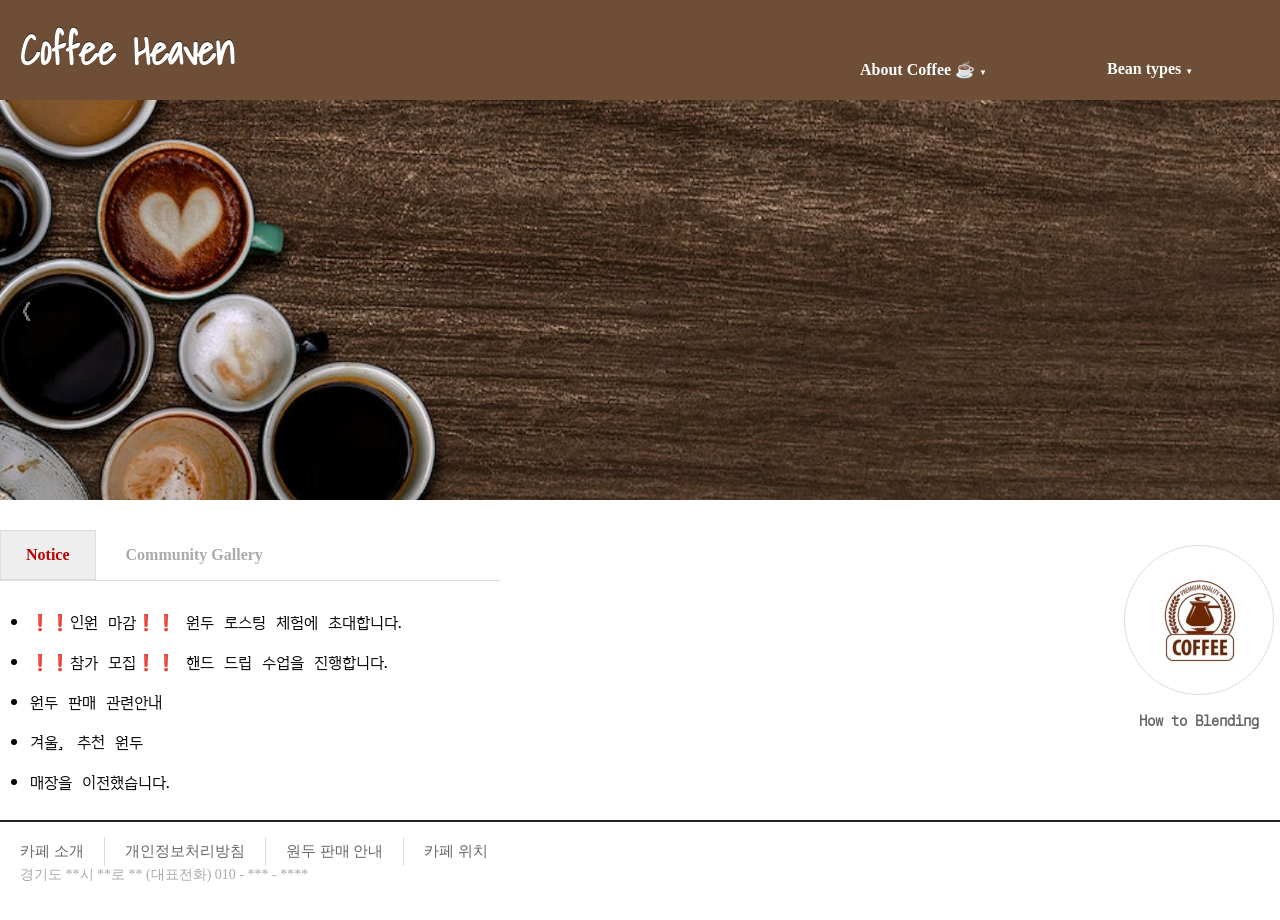
<file: index.html>
<!DOCTYPE html>
<html lang="ko">
<head>
    <meta charset="UTF-8">
    <meta name="viewport" content="width=device-width, initial-scale=1.0">
    <title>Coffee Heaven</title>
    <link rel= "stylesheet" href="style.css">
</head>
<body>
    <div id ="container">
        <header>
            <div id ="logo">
                <a href="index.html">
                    <h1>Coffee Heaven</h1>
                </a>
            </div>
            <nav>
                <ul id="topMenu">
                    <li><a href="about.html"> About Coffee ☕ <span>▼</span></a>
                        <ul>
                            <li><a href="https://ko.wikipedia.org/wiki/%EC%97%90%EC%8A%A4%ED%94%84%EB%A0%88%EC%86%8C">Espresso</a></li>
                            <li><a href="https://ko.wikipedia.org/wiki/%EC%B9%B4%ED%8E%98_%EB%9D%BC%EB%96%BC">Latte</a></li>
                        </ul>
                    </li>
                    <li><a href="product/products.html">Bean types <span>▼</span></a>
                        <ul>
                            <li><a href="https://www.interamericancoffee.com/colombia-supremo/">Supremo Colombian</a></li>
                            <li><a href="https://beanbox.com/blog/ethiopian-yirgacheffe-coffee">Ethiopia Yirgacheffe</a></li>
                            <li><a href="https://espressocoffeeguide.com/gourmet-coffee/arabian-and-african-coffees/kenya-coffee/kenya-aa-coffee/">Kenya AA</a></li>
                        </ul>
                    </li>
                    <li><a href="community/blogs.html">Community</a></li>
                    <li><a href="sign_up/register.html">Account +</a>
                        <ul>
                            <li><a href="sign_up/login_old.html">Login !! (구)</a></li>
                            <li><a href="sign_up/signup.html">Sign Up!! (구)</a></li>
                        </ul>
                    </li>
                </ul>
            </nav>
        </header>
        <div id="slideShow">
            <div id="slides">
                <img src="src/slide_1.jpg" alt="" >
                <img src="src/slide_2.jpg" alt="" >
                <img src="src/slide_3.png" alt="" >
                <img src="src/slide_4.jpg" alt="" >
                <button id="prev">&lang;</button>
                <button id="next">&rang;</button>
            </div>

        </div>
        <div id="contents">
            <div id="tabMenu">
                <input type="radio" id="tab1" name="tabs" checked>
                <label for="tab1">Notice</label>
                <input type="radio" id="tab2" name="tabs">
                <label for="tab2">Community Gallery</label>

                <div id="notice" class="tabContent">
                    <h2>공지사항 내용입니다.</h2>
                    <ul>
                        <li>❗❗인원 마감❗❗ 원두 로스팅 체험에 초대합니다.</li>
                        <li>❗❗참가 모집❗❗ 핸드 드립 수업을 진행합니다. </li>
                        <li>원두 판매 관련안내</li>
                        <li>겨울, 추천 원두</li>
                        <li>매장을 이전했습니다.</li>
                    </ul>
                </div>
                <div id="gallery" class="tabContent">
                    <h2>갤러리 내용입니다.</h2>
                    <ul>
                        <li><img src="src/img1.jpg" onClick="location.href='community/blogs.html'"></li>
                        <li><img src="src/img2.jpg" onClick="location.href='community/blogs.html'"></li>
                        <li><img src="src/img3.jpg" onClick="location.href='community/blogs.html'"></li>
                        <li><img src="src/img4.jpg" onClick="location.href='community/blogs.html'"></li>
                        <li><img src="src/img5.jpg" onClick="location.href='community/blogs.html'"></li>
                        <li><img src="src/img6.jpg" onClick="location.href='community/blogs.html'"></li>
                    </ul>
                </div>
            </div>
            <div id="links">
                <ul>
                    <li>
                        <a href="https://www.coffeebeancorral.com/blog/post/2020/07/10/creating-coffee-blends">
                            <span id="quick-icon1"></span>
                            <p>How to Blending</p>
                        </a>
                    </li>
                    <li>
                        <a href="map/map.html">
                            <span id="quick-icon2"></span>
                            <p>Map</p>
                        </a>
                    </li>
                    <li>
                        <a href="contact/contact.html">
                            <span id="quick-icon3"></span>
                            <p>contact</p>
                        </a>
                    </li>
                </ul>
            </div>
        </div>
        <footer>
            <div id="bottomMenu">
                <ul>
                    <li><a href="index.html">카페 소개</a></li>
                    <li><a href="index.html">개인정보처리방침</a></li>
                    <li><a href="product/products.html">원두 판매 안내</a></li>
                    <li><a href="map/map.html">카페 위치</a></li>
                </ul>
            
                <div id="sns">
                    <ul>
                        <li><a href="https://www.facebook.com/"><img src="src/sns-1.png"></a></li>
                        <li><a href="https://www.youtube.com/"><img src="src/sns-2.png"></a></li>
                        <li><a href="https://www.instagram.com/"><img src="src/sns-3.png"></a></li>
                    </ul>
                </div>
                <div id="company">
                    <p>경기도 **시 **로 ** (대표전화) 010 - *** - ****</p>
                </div>
            </div>
        </footer>
    </div>

   
    <script src="slideshow.js">

    </script>
</body>
</html>
</file>
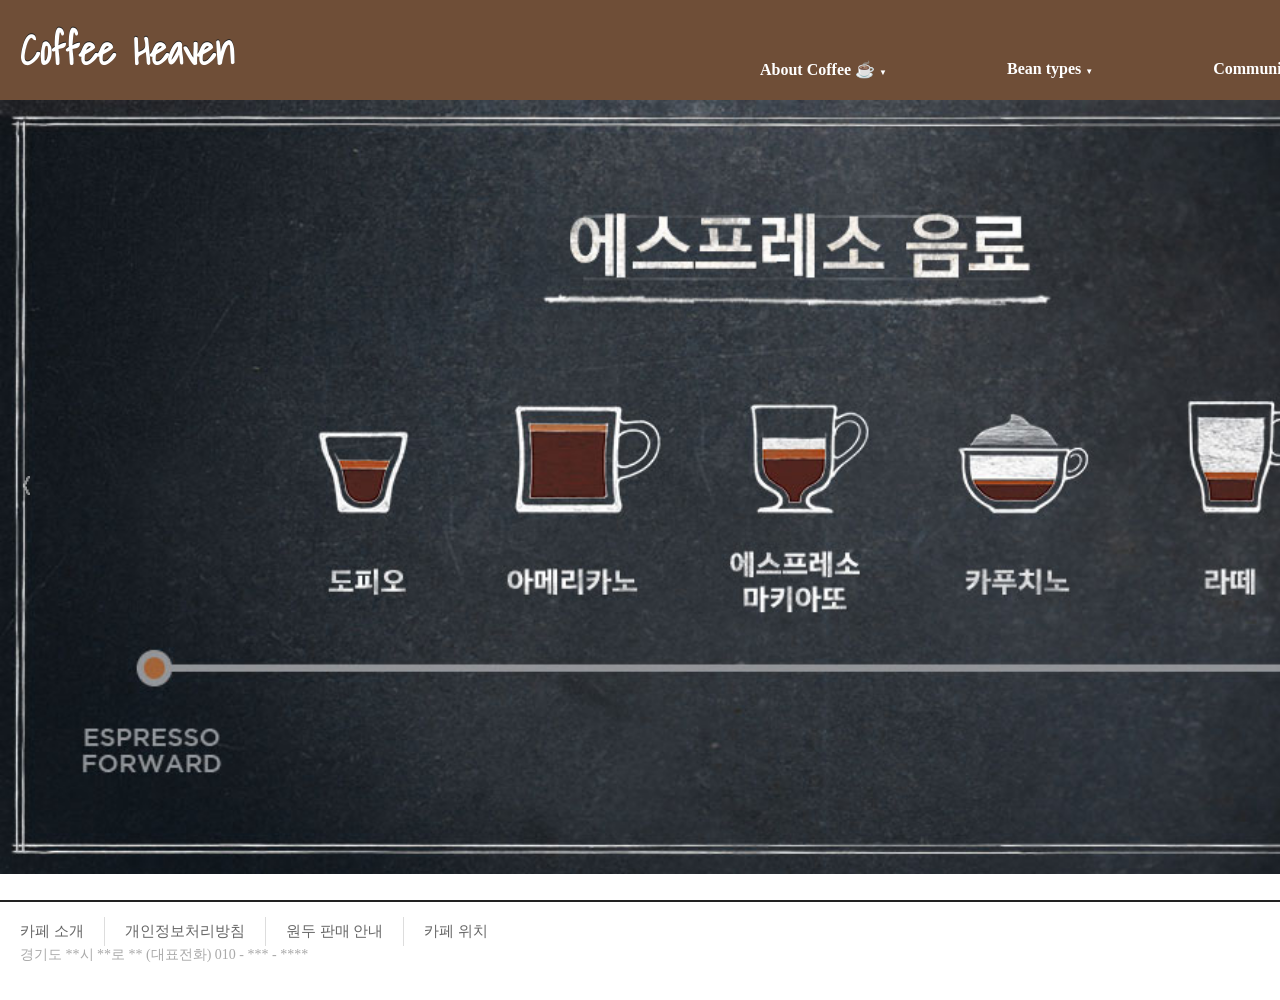
<file: about.html>
<!DOCTYPE html>
<html lang="ko">
<head>
    <meta charset="UTF-8">
    <meta name="viewport" content="width=device-width, initial-scale=1.0">
    <title>Coffee Heaven</title>
    <link rel= "stylesheet" href="style2.css">
</head>
<body>
    <div id ="container">
        <header>
            <div id ="logo">
                <a href="index.html">
                    <h1>Coffee Heaven</h1>
                </a>
            </div>
            <nav>
                <ul id="topMenu">
                    <li><a href="about.html"> About Coffee ☕ <span>▼</span></a>
                        <ul>
                            <li><a href="https://ko.wikipedia.org/wiki/%EC%97%90%EC%8A%A4%ED%94%84%EB%A0%88%EC%86%8C">Espresso</a></li>
                            <li><a href="https://ko.wikipedia.org/wiki/%EC%B9%B4%ED%8E%98_%EB%9D%BC%EB%96%BC">Latte</a></li>
                        </ul>
                    </li>
                    <li><a href="product/products.html">Bean types <span>▼</span></a>
                        <ul>
                            <li><a href="https://www.interamericancoffee.com/colombia-supremo/">Supremo Colombian</a></li>
                            <li><a href="https://beanbox.com/blog/ethiopian-yirgacheffe-coffee">Ethiopia Yirgacheffe</a></li>
                            <li><a href="https://espressocoffeeguide.com/gourmet-coffee/arabian-and-african-coffees/kenya-coffee/kenya-aa-coffee/">Kenya AA</a></li>
                        </ul>
                    </li>
                    <li><a href="community/blogs.html">Community</a></li>
                    <li><a href="sign_up/register.html">Account +</a>
                        <ul>
                            <li><a href="sign_up/login_old.html">Login !! (구)</a></li>
                            <li><a href="sign_up/signup.html">Sign Up!! (구)</a></li>
                        </ul>
                    </li>
                </ul>
            </nav>
        </header>
        <div id="slideShow">
            <div id="slides">
                <img src="src/에스프레소.jpg" alt="" >
                <img src="src/도피오.jpg" alt="">
                <img src="src/아메리카노.jpg" alt="">
                <img src="src/에스프레소맠.jpg" alt="">
                <img src="src/카푸치노.jpg" alt="">
                <img src="src/라떼.jpg" alt="">
                <img src="src/카라멜.jpg" alt="">
                <img src="src/모카.jpg" alt="" >
                <button id="prev">&lang;</button>
                <button id="next">&rang;</button>
            </div>

        </div>
    
        <footer>
            <div id="bottomMenu">
                <ul>
                    <li><a href="#">카페 소개</a></li>
                    <li><a href="#">개인정보처리방침</a></li>
                    <li><a href="#">원두 판매 안내</a></li>
                    <li><a href="map/map.html">카페 위치</a></li>
                </ul>
            
                <div id="sns">
                    <ul>
                        <li><a href="https://www.facebook.com/"><img src="src/sns-1.png"></a></li>
                        <li><a href="https://www.youtube.com/"><img src="src/sns-2.png"></a></li>
                        <li><a href="https://www.instagram.com/"><img src="src/sns-3.png"></a></li>
                    </ul>
                </div>
                <div id="company">
                    <p>경기도 **시 **로 ** (대표전화) 010 - *** - ****</p>
                </div>
            </div>
        </footer>
    </div>

   
    <script src="slideshow2.js">

    </script>
</body>
</html>
</file>
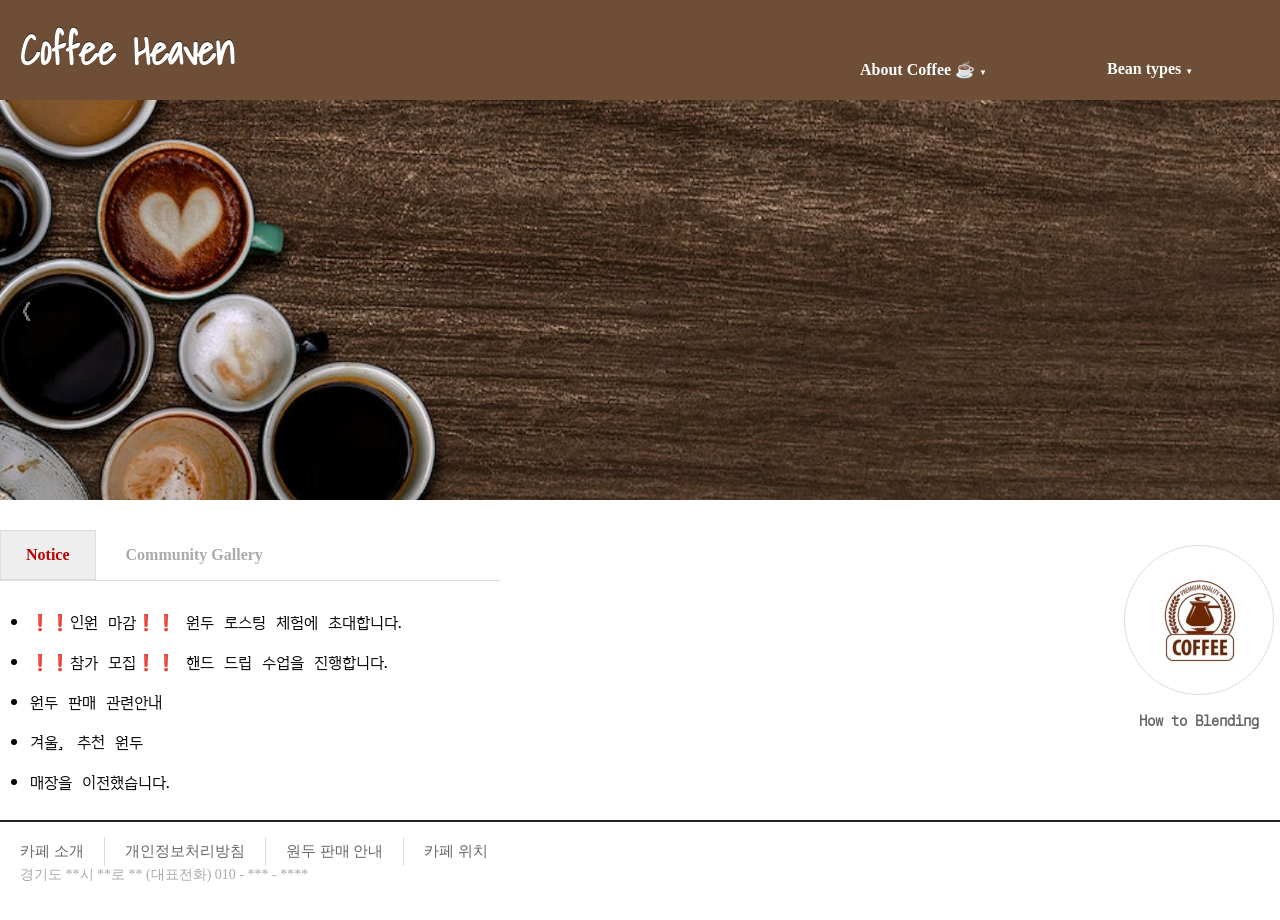
<file: workbook_1.html>
<!DOCTYPE html>
<html lang="ko">
<head>
    <meta charset="UTF-8">
    <meta name="viewport" content="width=device-width, initial-scale=1.0">
    <title>Coffee Heaven</title>
    <link rel= "stylesheet" href="style.css">
</head>
<body>
    <div id ="container">
        <header>
            <div id ="logo">
                <a href="workbook_1.html">
                    <h1>Coffee Heaven</h1>
                </a>
            </div>
            <nav>
                <ul id="topMenu">
                    <li><a href="about.html"> About Coffee ☕ <span>▼</span></a>
                        <ul>
                            <li><a href="https://ko.wikipedia.org/wiki/%EC%97%90%EC%8A%A4%ED%94%84%EB%A0%88%EC%86%8C">Espresso</a></li>
                            <li><a href="https://ko.wikipedia.org/wiki/%EC%B9%B4%ED%8E%98_%EB%9D%BC%EB%96%BC">Latte</a></li>
                        </ul>
                    </li>
                    <li><a href="product/products.html">Bean types <span>▼</span></a>
                        <ul>
                            <li><a href="https://www.interamericancoffee.com/colombia-supremo/">Supremo Colombian</a></li>
                            <li><a href="https://beanbox.com/blog/ethiopian-yirgacheffe-coffee">Ethiopia Yirgacheffe</a></li>
                            <li><a href="https://espressocoffeeguide.com/gourmet-coffee/arabian-and-african-coffees/kenya-coffee/kenya-aa-coffee/">Kenya AA</a></li>
                        </ul>
                    </li>
                    <li><a href="community/blogs.html">Community</a></li>
                    <li><a href="sign_up/register.html">Account +</a>
                        <ul>
                            <li><a href="sign_up/login_old.html">Login !! (구)</a></li>
                            <li><a href="sign_up/signup.html">Sign Up!! (구)</a></li>
                        </ul>
                    </li>
                </ul>
            </nav>
        </header>
        <div id="slideShow">
            <div id="slides">
                <img src="src/slide_1.jpg" alt="" >
                <img src="src/slide_2.jpg" alt="" >
                <img src="src/slide_3.png" alt="" >
                <img src="src/slide_4.jpg" alt="" >
                <button id="prev">&lang;</button>
                <button id="next">&rang;</button>
            </div>

        </div>
        <div id="contents">
            <div id="tabMenu">
                <input type="radio" id="tab1" name="tabs" checked>
                <label for="tab1">Notice</label>
                <input type="radio" id="tab2" name="tabs">
                <label for="tab2">Community Gallery</label>

                <div id="notice" class="tabContent">
                    <h2>공지사항 내용입니다.</h2>
                    <ul>
                        <li>❗❗인원 마감❗❗ 원두 로스팅 체험에 초대합니다.</li>
                        <li>❗❗참가 모집❗❗ 핸드 드립 수업을 진행합니다. </li>
                        <li>원두 판매 관련안내</li>
                        <li>겨울, 추천 원두</li>
                        <li>매장을 이전했습니다.</li>
                    </ul>
                </div>
                <div id="gallery" class="tabContent">
                    <h2>갤러리 내용입니다.</h2>
                    <ul>
                        <li><img src="src/img1.jpg" onClick="location.href='community/blogs.html'"></li>
                        <li><img src="src/img2.jpg" onClick="location.href='community/blogs.html'"></li>
                        <li><img src="src/img3.jpg" onClick="location.href='community/blogs.html'"></li>
                        <li><img src="src/img4.jpg" onClick="location.href='community/blogs.html'"></li>
                        <li><img src="src/img5.jpg" onClick="location.href='community/blogs.html'"></li>
                        <li><img src="src/img6.jpg" onClick="location.href='community/blogs.html'"></li>
                    </ul>
                </div>
            </div>
            <div id="links">
                <ul>
                    <li>
                        <a href="https://www.coffeebeancorral.com/blog/post/2020/07/10/creating-coffee-blends">
                            <span id="quick-icon1"></span>
                            <p>How to Blending</p>
                        </a>
                    </li>
                    <li>
                        <a href="map/map.html">
                            <span id="quick-icon2"></span>
                            <p>Map</p>
                        </a>
                    </li>
                    <li>
                        <a href="contact/contact.html">
                            <span id="quick-icon3"></span>
                            <p>contact</p>
                        </a>
                    </li>
                </ul>
            </div>
        </div>
        <footer>
            <div id="bottomMenu">
                <ul>
                    <li><a href="workbook_1.html">카페 소개</a></li>
                    <li><a href="workbook_1.html">개인정보처리방침</a></li>
                    <li><a href="product/products.html">원두 판매 안내</a></li>
                    <li><a href="map/map.html">카페 위치</a></li>
                </ul>
            
                <div id="sns">
                    <ul>
                        <li><a href="https://www.facebook.com/"><img src="src/sns-1.png"></a></li>
                        <li><a href="https://www.youtube.com/"><img src="src/sns-2.png"></a></li>
                        <li><a href="https://www.instagram.com/"><img src="src/sns-3.png"></a></li>
                    </ul>
                </div>
                <div id="company">
                    <p>경기도 **시 **로 ** (대표전화) 010 - *** - ****</p>
                </div>
            </div>
        </footer>
    </div>

   
    <script src="slideshow.js">

    </script>
</body>
</html>
</file>
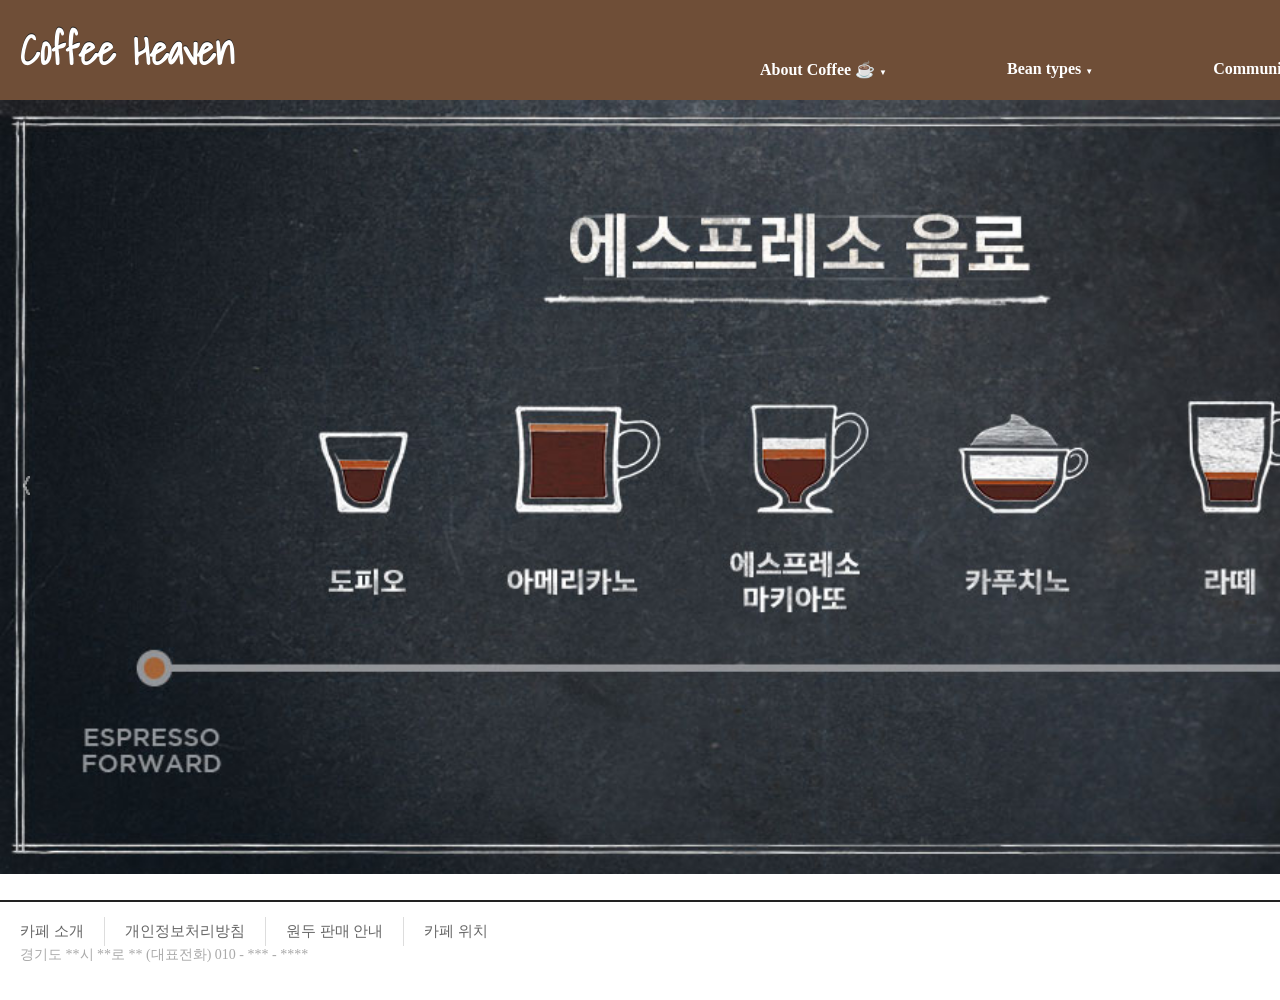
<file: A_김예손/about.html>
<!DOCTYPE html>
<html lang="ko">
<head>
    <meta charset="UTF-8">
    <meta name="viewport" content="width=device-width, initial-scale=1.0">
    <title>Coffee Heaven</title>
    <link rel= "stylesheet" href="style2.css">
</head>
<body>
    <div id ="container">
        <header>
            <div id ="logo">
                <a href="workbook_1.html">
                    <h1>Coffee Heaven</h1>
                </a>
            </div>
            <nav>
                <ul id="topMenu">
                    <li><a href="about.html"> About Coffee ☕ <span>▼</span></a>
                        <ul>
                            <li><a href="https://ko.wikipedia.org/wiki/%EC%97%90%EC%8A%A4%ED%94%84%EB%A0%88%EC%86%8C">Espresso</a></li>
                            <li><a href="https://ko.wikipedia.org/wiki/%EC%B9%B4%ED%8E%98_%EB%9D%BC%EB%96%BC">Latte</a></li>
                        </ul>
                    </li>
                    <li><a href="product/products.html">Bean types <span>▼</span></a>
                        <ul>
                            <li><a href="https://www.interamericancoffee.com/colombia-supremo/">Supremo Colombian</a></li>
                            <li><a href="https://beanbox.com/blog/ethiopian-yirgacheffe-coffee">Ethiopia Yirgacheffe</a></li>
                            <li><a href="https://espressocoffeeguide.com/gourmet-coffee/arabian-and-african-coffees/kenya-coffee/kenya-aa-coffee/">Kenya AA</a></li>
                        </ul>
                    </li>
                    <li><a href="community/blogs.html">Community</a></li>
                    <li><a href="sign_up/register.html">Account +</a>
                        <ul>
                            <li><a href="sign_up/login_old.html">Login !! (구)</a></li>
                            <li><a href="sign_up/signup.html">Sign Up!! (구)</a></li>
                        </ul>
                    </li>
                </ul>
            </nav>
        </header>
        <div id="slideShow">
            <div id="slides">
                <img src="src/에스프레소.jpg" alt="" >
                <img src="src/도피오.jpg" alt="">
                <img src="src/아메리카노.jpg" alt="">
                <img src="src/에스프레소맠.jpg" alt="">
                <img src="src/카푸치노.jpg" alt="">
                <img src="src/라떼.jpg" alt="">
                <img src="src/카라멜.jpg" alt="">
                <img src="src/모카.jpg" alt="" >
                <button id="prev">&lang;</button>
                <button id="next">&rang;</button>
            </div>

        </div>
    
        <footer>
            <div id="bottomMenu">
                <ul>
                    <li><a href="#">카페 소개</a></li>
                    <li><a href="#">개인정보처리방침</a></li>
                    <li><a href="#">원두 판매 안내</a></li>
                    <li><a href="map/map.html">카페 위치</a></li>
                </ul>
            
                <div id="sns">
                    <ul>
                        <li><a href="https://www.facebook.com/"><img src="src/sns-1.png"></a></li>
                        <li><a href="https://www.youtube.com/"><img src="src/sns-2.png"></a></li>
                        <li><a href="https://www.instagram.com/"><img src="src/sns-3.png"></a></li>
                    </ul>
                </div>
                <div id="company">
                    <p>경기도 **시 **로 ** (대표전화) 010 - *** - ****</p>
                </div>
            </div>
        </footer>
    </div>

   
    <script src="slideshow2.js">

    </script>
</body>
</html>
</file>
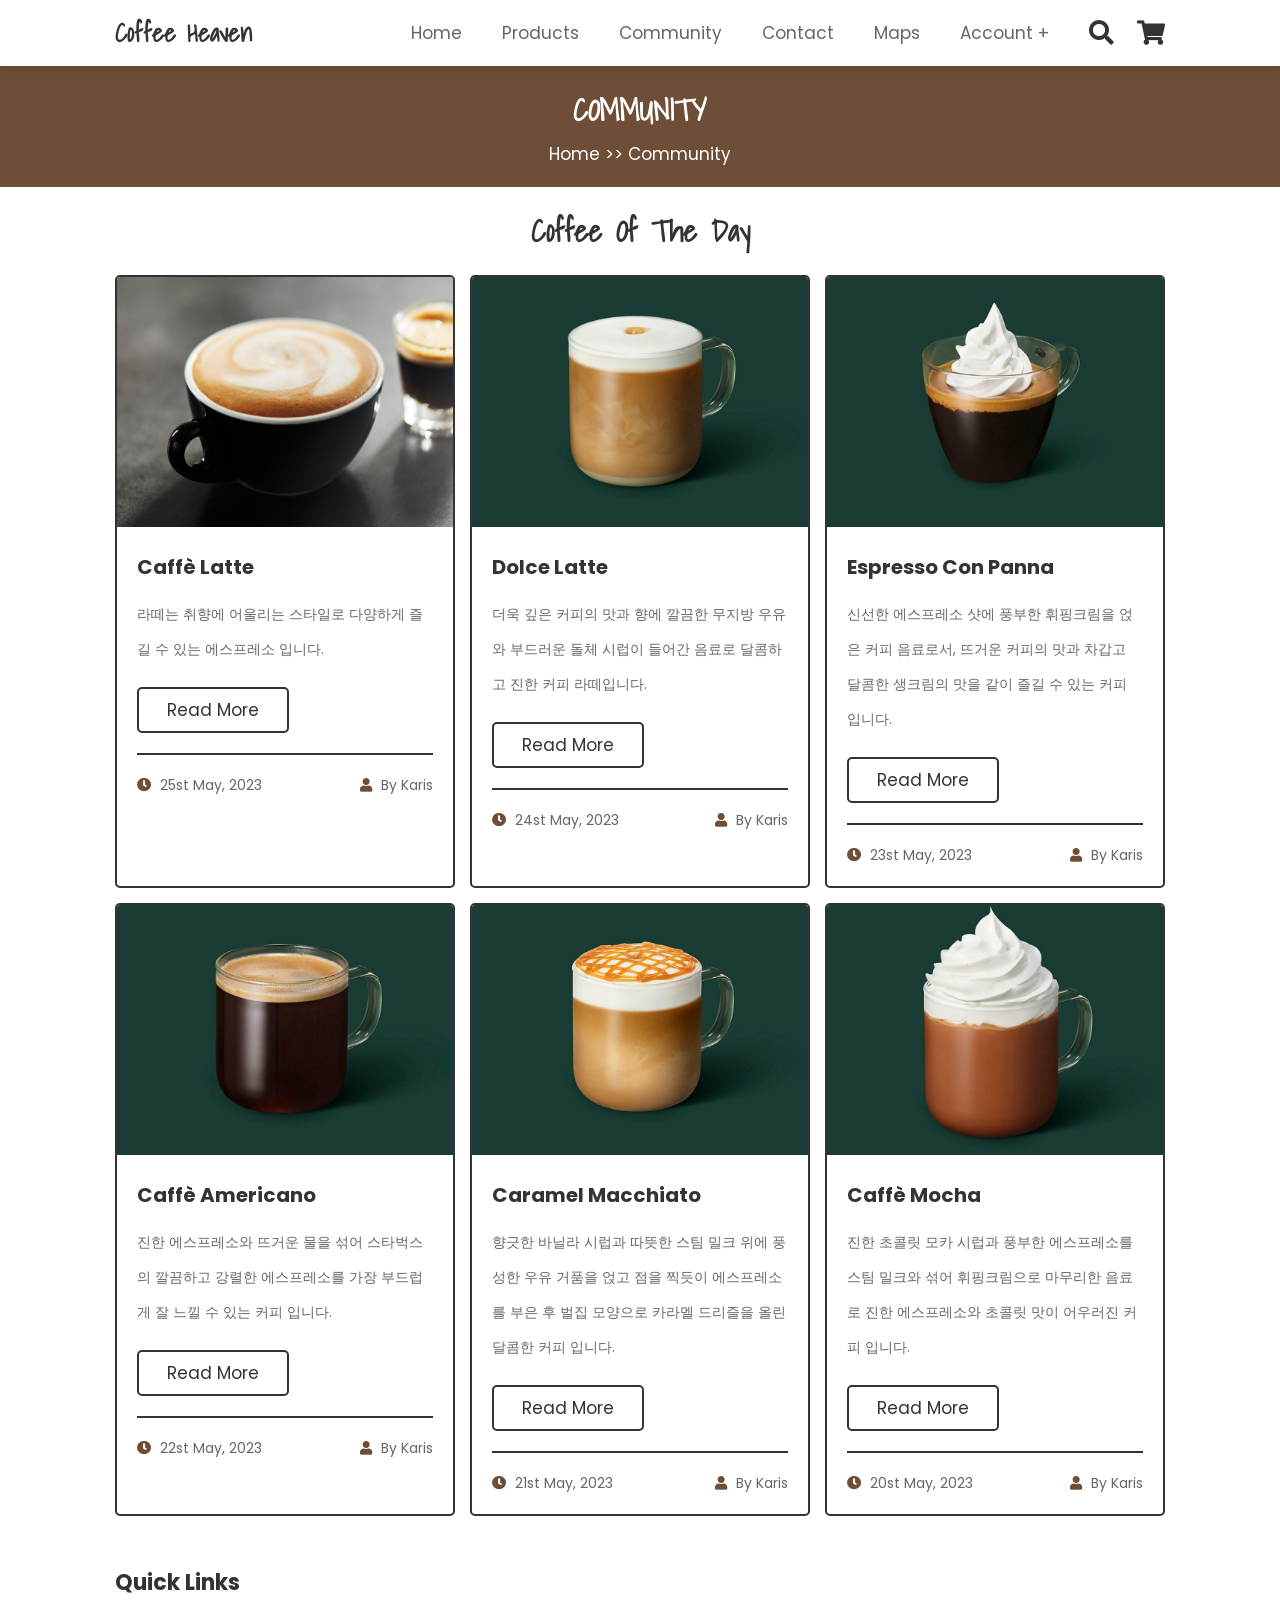
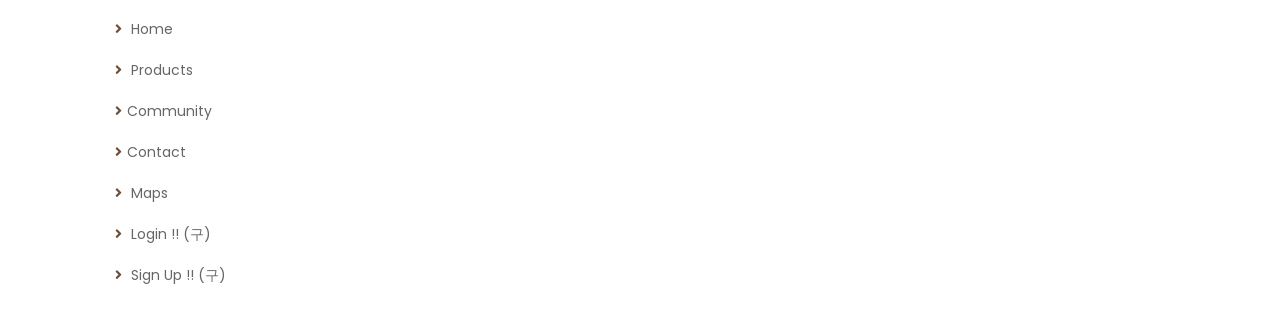
<file: community/blogs.html>
<!DOCTYPE html>
<html lang="en">
<head>
    <meta charset="UTF-8">
    <meta http-equiv="X-UA-Compatible" content="IE=edge">
    <meta name="viewport" content="width=device-width, initial-scale=1.0">
    <title>Coffee Heaven</title>

    <!-- font awesome cdn link  -->
    <link rel="stylesheet" href="https://cdnjs.cloudflare.com/ajax/libs/font-awesome/5.15.4/css/all.min.css">

    <!-- custom css file link  -->
    <link rel="stylesheet" href="css/style.css">

    <!-- custom js file link  -->
    <script src="js/script.js" defer></script>

</head>
<body>

<!-- header section starts  -->

<header class="header">

    <a href="../index.html" class="logo">Coffee Heaven</a>

    <nav class="navbar">
        <ul>
            <li><a href="../index.html">home</a></li>
            <li><a href="../product/products.html">products</a></li>
            <li><a href="blogs.html">Community</a></li>
            <li><a href="../contact/contact.html">Contact</a></li>
            <li><a href="../map/map.html">maps</a></li>
            <li><a href="../sign_up/register.html">account +</a>
                <ul>
                    <li><a href="../sign_up/login.html">Login !!</a></li>
                    <li><a href="../sign_up/register.html">Sign Up !!</a></li>
                </ul>
            </li>
        </ul>
    </nav>

    <div class="icons">
        <div id="menu-btn" class="fas fa-bars"></div>
        <div id="search-btn" class="fas fa-search"></div>
        <a href="cart.html" class="fas fa-shopping-cart"></a>
    </div>

    <form action="" class="search-form">
        <input type="search" name="" placeholder="search here..." id="search-box">
        <label for="search-box" class="fas fa-search"></label>
    </form>

</header>

<!-- header section ends -->

<!-- header section  -->

<section class="heading">
    <h1>Community</h1>
    <p> <a href="home.html">home</a> >> Community </p>
</section>

<!-- header section -->

<!-- blogs section starts  -->

<section class="blogs">

    <h1 class="title">Coffee of the Day</h1>

    <div class="box-container">

        <div class="box">
            <div class="image">
                <img src="images/img1.jpg" alt="">
            </div>
            <div class="content">
                <h3>Caffè latte</h3>
                <p>라떼는 취향에 어울리는 스타일로 다양하게 즐길 수 있는 에스프레소 입니다.</p>
                <a href="https://ko.wikipedia.org/wiki/%EC%B9%B4%ED%8E%98_%EB%9D%BC%EB%96%BC" class="btn">read more</a>
                <div class="icons">
                    <a href="#"> <i class="fas fa-clock"></i> 25st may, 2023 </a>
                    <a href="#"> <i class="fas fa-user"></i> by Karis </a>
                </div>
            </div>
        </div>
    
        <div class="box">
            <div class="image">
                <img src="images/img2.jpg" alt="">
            </div>
            <div class="content">
                <h3>Dolce Latte</h3>
                <p> 더욱 깊은 커피의 맛과 향에 깔끔한 무지방 우유와 부드러운 돌체 시럽이 들어간 음료로 달콤하고 진한 커피 라떼입니다.</p>
                <a href="https://namu.wiki/w/%EB%8F%8C%EC%B2%B4%20%EB%9D%BC%EB%96%BC" class="btn">read more</a>
                <div class="icons">
                    <a href="#"> <i class="fas fa-clock"></i> 24st may, 2023 </a>
                    <a href="#"> <i class="fas fa-user"></i> by Karis </a>
                </div>
            </div>
        </div>
    
        <div class="box">
            <div class="image">
                <img src="images/img3.jpg" alt="">
            </div>
            <div class="content">
                <h3>Espresso Con Panna</h3>
                <p>신선한 에스프레소 샷에 풍부한 휘핑크림을 얹은 커피 음료로서, 뜨거운 커피의 맛과 차갑고 달콤한 생크림의 맛을 같이 즐길 수 있는 커피 입니다.</p>
                <a href="https://ko.wikipedia.org/wiki/%EC%B9%B4%ED%8E%98_%EC%BD%98_%ED%8C%90%EB%82%98" class="btn">read more</a>
                <div class="icons">
                    <a href="#"> <i class="fas fa-clock"></i> 23st may, 2023 </a>
                    <a href="#"> <i class="fas fa-user"></i> by Karis </a>
                </div>
            </div>
        </div>
    
        <div class="box">
            <div class="image">
                <img src="images/img4.jpg" alt="">
            </div>
            <div class="content">
                <h3>Caffè Americano</h3>
                <p>진한 에스프레소와 뜨거운 물을 섞어 스타벅스의 깔끔하고 강렬한 에스프레소를 가장 부드럽게 잘 느낄 수 있는 커피 입니다.</p>
                <a href="https://ko.wikipedia.org/wiki/%EC%B9%B4%ED%8E%98_%EC%95%84%EB%A9%94%EB%A6%AC%EC%B9%B4%EB%85%B8" class="btn">read more</a>
                <div class="icons">
                    <a href="#"> <i class="fas fa-clock"></i> 22st may, 2023 </a>
                    <a href="#"> <i class="fas fa-user"></i> by Karis </a>
                </div>
            </div>
        </div>
    
        <div class="box">
            <div class="image">
                <img src="images/img5.jpg" alt="">
            </div>
            <div class="content">
                <h3>Caramel Macchiato</h3>
                <p>향긋한 바닐라 시럽과 따뜻한 스팀 밀크 위에 풍성한 우유 거품을 얹고 점을 찍듯이 에스프레소를 부은 후 벌집 모양으로 카라멜 드리즐을 올린 달콤한 커피 입니다.</p>
                <a href="https://namu.wiki/w/%EC%BA%90%EB%9F%AC%EB%A9%9C%20%EB%A7%88%ED%82%A4%EC%95%84%ED%86%A0" class="btn">read more</a>
                <div class="icons">
                    <a href="#"> <i class="fas fa-clock"></i> 21st may, 2023 </a>
                    <a href="#"> <i class="fas fa-user"></i> by Karis </a>
                </div>
            </div>
        </div>
    
        <div class="box">
            <div class="image">
                <img src="images/img6.jpg" alt="">
            </div>
            <div class="content">
                <h3>Caffè Mocha</h3>
                <p>진한 초콜릿 모카 시럽과 풍부한 에스프레소를 스팀 밀크와 섞어 휘핑크림으로 마무리한 음료로 진한 에스프레소와 초콜릿 맛이 어우러진 커피 입니다.</p>
                <a href="https://ko.wikipedia.org/wiki/%EC%B9%B4%ED%8E%98_%EB%AA%A8%EC%B9%B4" class="btn">read more</a>
                <div class="icons">
                    <a href="#"> <i class="fas fa-clock"></i> 20st may, 2023 </a>
                    <a href="#"> <i class="fas fa-user"></i> by Karis </a>
                </div>
            </div>
        </div>

    </div>

</section>

<!-- blogs section ends -->

<!-- footer section starts  -->

<section class="footer">

    <div class="box-container">

        <div class="box">
            <h3>quick links</h3>
            <a href="../index.html"> <i class="fas fa-angle-right"></i> home</a>
            <a href="../product/products.html"> <i class="fas fa-angle-right"></i> products</a>
            <a href="../community/blogs.html"><i class="fas fa-angle-right"></i>Community</a>
            <a href="../contact/contact.html"><i class="fas fa-angle-right"></i>Contact</a>
            <a href="../map/map.html"> <i class="fas fa-angle-right"></i> Maps</a>
            <a href="../sign_up/login_old.html"> <i class="fas fa-angle-right"></i> Login !! (구)</a>
            <a href="../sign_up/signup.html"> <i class="fas fa-angle-right"></i> Sign Up !! (구)</a>
        </div>
    </div>

</section>

<!-- footer section ends -->

</body>
</html>
</file>
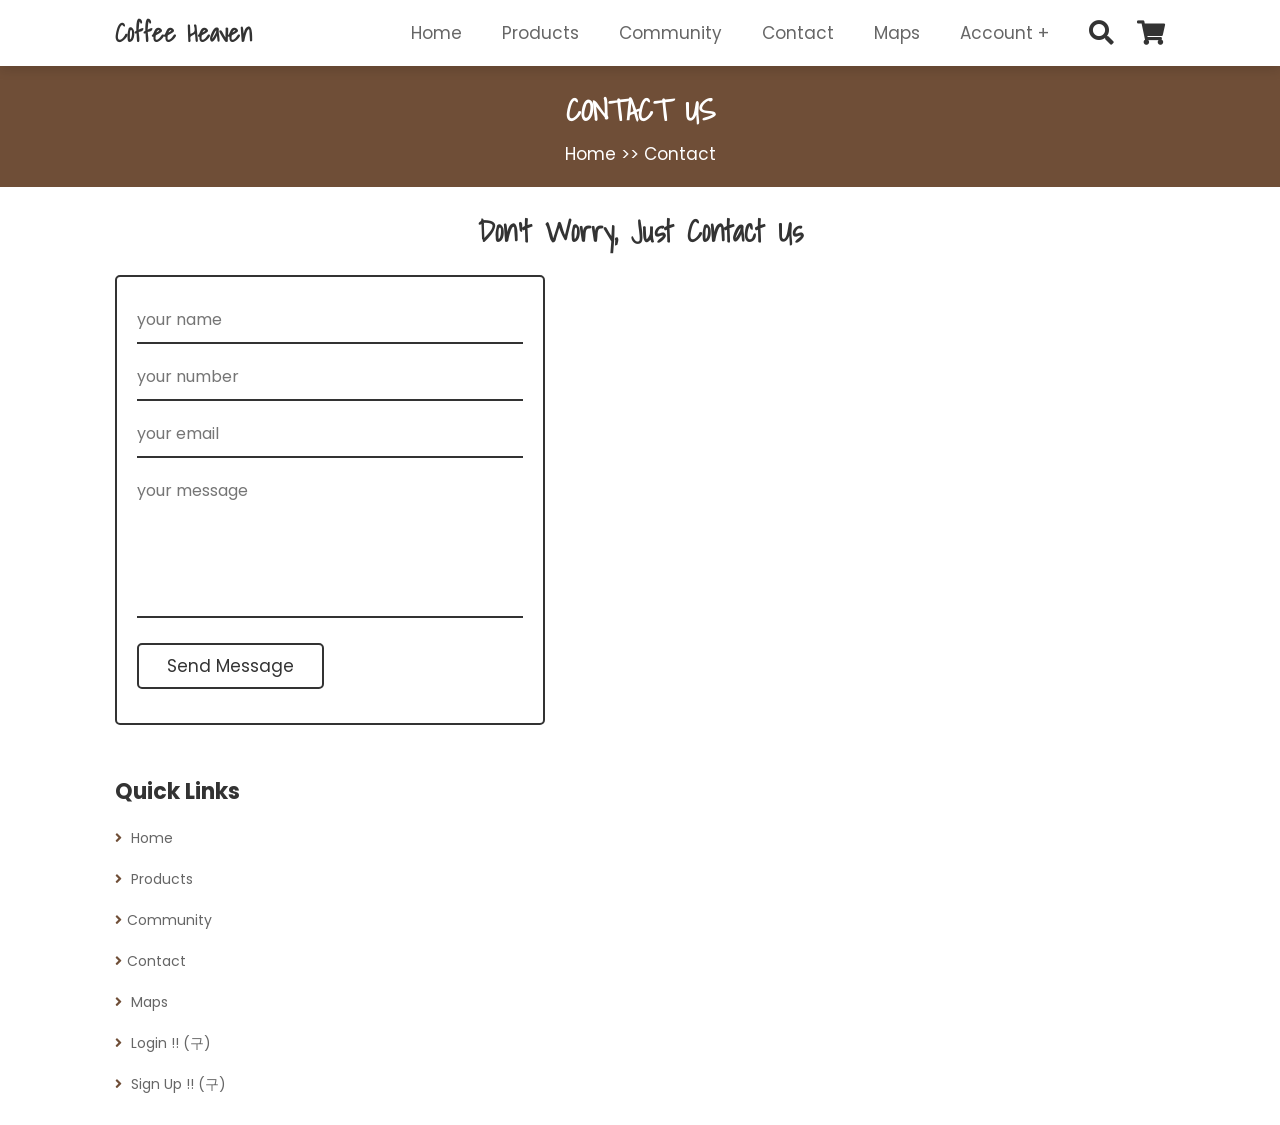
<file: contact/contact.html>
<!DOCTYPE html>
<html lang="en">
<head>
    <meta charset="UTF-8">
    <meta http-equiv="X-UA-Compatible" content="IE=edge">
    <meta name="viewport" content="width=device-width, initial-scale=1.0">
    <title>Coffee Heaven</title>

    <!-- font awesome cdn link  -->
    <link rel="stylesheet" href="https://cdnjs.cloudflare.com/ajax/libs/font-awesome/5.15.4/css/all.min.css">

    <!-- custom css file link  -->
    <link rel="stylesheet" href="css/style.css">

    <!-- custom js file link  -->
    <script src="js/script.js" defer></script>

</head>
<body>

<!-- header section starts  -->

<header class="header">

    <a href="../index.html" class="logo">Coffee Heaven</a>

    <nav class="navbar">
        <ul>
            <li><a href="../index.html">home</a></li>
            <li><a href="../product/products.html">products</a></li>
            <li><a href="../community/blogs.html">Community</a></li>
            <li><a href="contact.html">Contact</a></li>
            <li><a href="../map/map.html">maps</a></li>
            <li><a href="../sign_up/register.html">account +</a>
                <ul>
                    <li><a href="../sign_up/login.html">Login !!</a></li>
                    <li><a href="../sign_up/register.html">Sign Up !!</a></li>
                </ul>
            </li>
        </ul>
    </nav>

    <div class="icons">
        <div id="menu-btn" class="fas fa-bars"></div>
        <div id="search-btn" class="fas fa-search"></div>
        <a href="cart.html" class="fas fa-shopping-cart"></a>
    </div>

    <form action="" class="search-form">
        <input type="search" name="" placeholder="search here..." id="search-box">
        <label for="search-box" class="fas fa-search"></label>
    </form>

</header>


<!-- header section ends -->

<!-- header section  -->

<section class="heading">
    <h1>contact us</h1>
    <p> <a href="../index.html">home</a> >> contact </p>
</section>

<!-- header section -->

<!-- contact section starts  -->

<section class="contact">

    <h1 class="title"> Don't worry, just contact us </h1>

    <div class="row">

        <form action="">
            <input type="text" placeholder="your name" class="box">
            <input type="number" placeholder="your number" class="box">
            <input type="email" placeholder="your email" class="box">
            <textarea name="" placeholder="your message" id="" cols="30" rows="10"></textarea>
            <input type="submit" value="send message" class="btn">
        </form>

        <iframe src="https://www.google.com/maps/embed?pb=!1m18!1m12!1m3!1d4472.273783422571!2d126.98153949584037!3d37.56978363493651!2m3!1f0!2f0!3f0!3m2!1i1024!2i768!4f13.1!3m3!1m2!1s0x357ca3a0d5a87f69%3A0x9e6659597347fec9!2z7Lm07Y6YIOyiheuhnOyLnOyepQ!5e0!3m2!1sko!2skr!4v1701254313552!5m2!1sko!2skr"
         width="600" height="450" style="border:0;" allowfullscreen="" loading="lazy" referrerpolicy="no-referrer-when-downgrade"></iframe>

    </div>

</section>

<!-- contact section ends -->


<!-- footer section starts  -->


<section class="footer">

    <div class="box-container">

        <div class="box">
            <h3>quick links</h3>
            <a href="../index.html"> <i class="fas fa-angle-right"></i> home</a>
            <a href="../product/products.html"> <i class="fas fa-angle-right"></i> products</a>
            <a href="../community/blogs.html"><i class="fas fa-angle-right"></i>Community</a>
            <a href="../contact/contact.html"><i class="fas fa-angle-right"></i>Contact</a>
            <a href="../map/map.html"> <i class="fas fa-angle-right"></i> Maps</a>
            <a href="../sign_up/login_old.html"> <i class="fas fa-angle-right"></i> Login !! (구)</a>
            <a href="../sign_up/signup.html"> <i class="fas fa-angle-right"></i> Sign Up !! (구)</a>
        </div>
    </div>

</section>

<!-- footer section ends -->

</body>
</html>
</file>
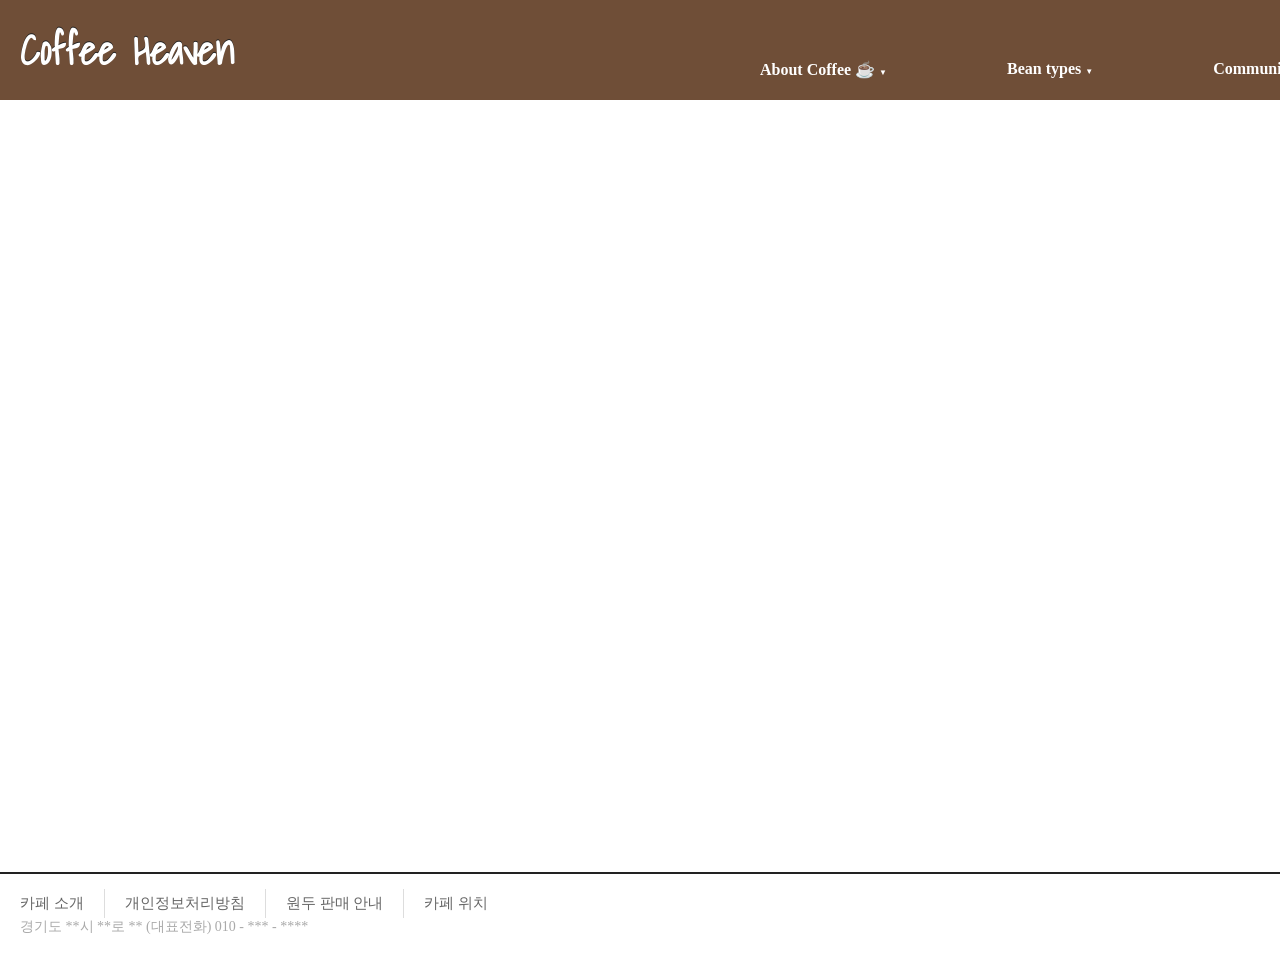
<file: map/map.html>
<!DOCTYPE html>
<html lang="ko">
<head>
    <meta charset="UTF-8">
    <meta name="viewport" content="width=device-width, initial-scale=1.0">
    <title>Coffee Heaven</title>
    <link rel= "stylesheet" href="style.css">
</head>
<body>
    <div id ="container">
        <header>
            <div id ="logo">
                <a href="../index.html">
                    <h1>Coffee Heaven</h1>
                </a>
            </div>
            <nav>
                <ul id="topMenu">
                    <li><a href="../about.html">About Coffee ☕ <span>▼</span></a>
                        <ul>
                            <li><a href="https://ko.wikipedia.org/wiki/%EC%97%90%EC%8A%A4%ED%94%84%EB%A0%88%EC%86%8C">Espresso</a></li>
                            <li><a href="https://ko.wikipedia.org/wiki/%EC%B9%B4%ED%8E%98_%EB%9D%BC%EB%96%BC">Latte</a></li>
                        </ul>
                    </li>
                    <li><a href="../product/products.html">Bean types <span>▼</span></a>
                        <ul>
                            <li><a href="https://www.interamericancoffee.com/colombia-supremo/">Supremo Colombian</a></li>
                            <li><a href="https://beanbox.com/blog/ethiopian-yirgacheffe-coffee">Ethiopia Yirgacheffe</a></li>
                            <li><a href="https://espressocoffeeguide.com/gourmet-coffee/arabian-and-african-coffees/kenya-coffee/kenya-aa-coffee/">Kenya AA</a></li>
                        </ul>
                    </li>
                    <li><a href="../community/blogs.html">Community</a></li>
                    <li><a href="../sign_up/register.html">Account +</a>
                        <ul>
                            <li><a href="../sign_up/login.html">Login !!</a></li>
                            <li><a href="../sign_up/register.html">Sign Up!!</a></li>
                        </ul>
                    </li>
                </ul>
            </nav>
        </header>
      
    <div id = "map">
        <iframe src="https://www.google.com/maps/embed?pb=!1m18!1m12!1m3!1d4472.273783422571!2d126.98153949584037!3d37.56978363493651!2m3!1f0!2f0!3f0!3m2!1i1024!2i768!4f13.1!3m3!1m2!1s0x357ca3a0d5a87f69%3A0x9e6659597347fec9!2z7Lm07Y6YIOyiheuhnOyLnOyepQ!5e0!3m2!1sko!2skr!4v1701254313552!5m2!1sko!2skr" 
        width="1600" height="750" style="border:0;" allowfullscreen="" loading="lazy" referrerpolicy="no-referrer-when-downgrade"></iframe>
    </div>
    <br>
    <footer>
        <div id="bottomMenu">
            <ul>
                <li><a href="#">카페 소개</a></li>
                <li><a href="#">개인정보처리방침</a></li>
                <li><a href="#">원두 판매 안내</a></li>
                <li><a href="map/map.html">카페 위치</a></li>
            </ul>
        
            <div id="sns">
                <ul>
                    <li><a href="https://www.facebook.com/"><img src="src/sns-1.png"></a></li>
                    <li><a href="https://www.youtube.com/"><img src="src/sns-2.png"></a></li>
                    <li><a href="https://www.instagram.com/"><img src="src/sns-3.png"></a></li>
                </ul>
            </div>
            <div id="company">
                <p>경기도 **시 **로 ** (대표전화) 010 - *** - ****</p>
            </div>
        </div>
    </footer>
</div>

        
</body>
</html>
</file>
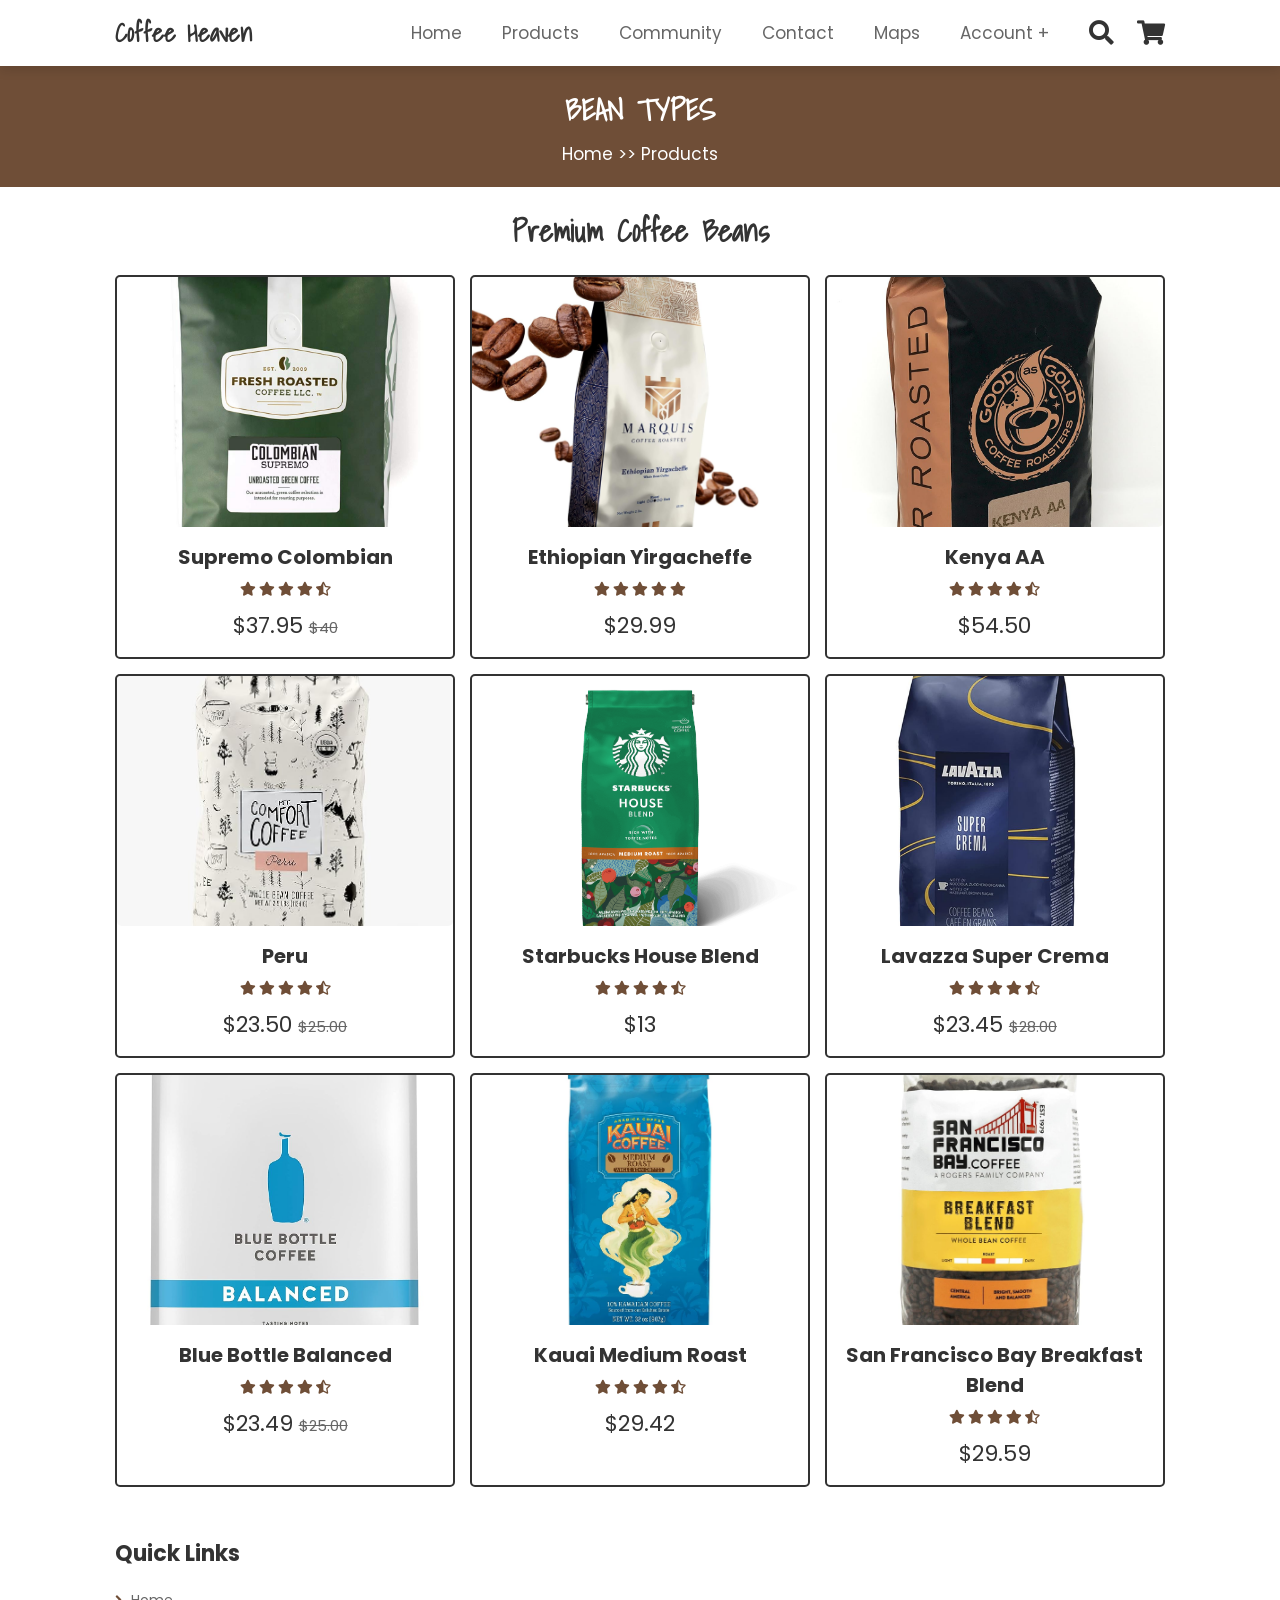
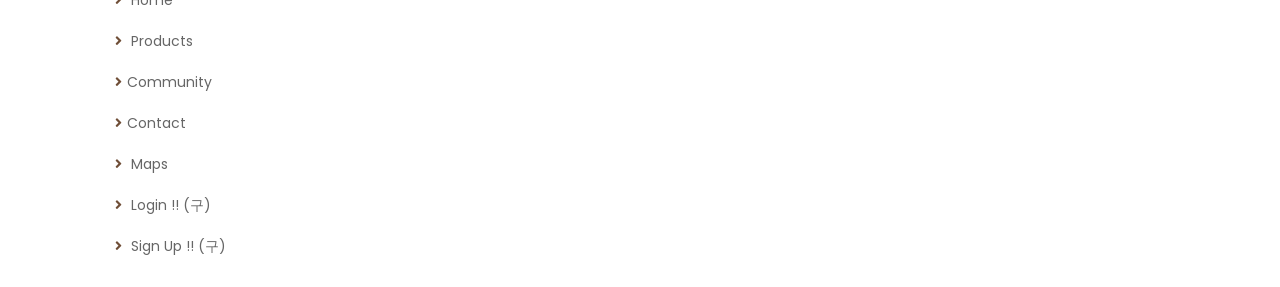
<file: product/products.html>
<!DOCTYPE html>
<html lang="en">
<head>
    <meta charset="UTF-8">
    <meta http-equiv="X-UA-Compatible" content="IE=edge">
    <meta name="viewport" content="width=device-width, initial-scale=1.0">
    <title>Coffee Heaven</title>

    <!-- font awesome cdn link  -->
    <link rel="stylesheet" href="https://cdnjs.cloudflare.com/ajax/libs/font-awesome/5.15.4/css/all.min.css">

    <!-- custom css file link  -->
    <link rel="stylesheet" href="css/style.css">

    <!-- custom js file link  -->
    <script src="js/script.js" defer></script>

</head>
<body>

<!-- header section starts  -->

<header class="header">

    <a href="../index.html" class="logo">Coffee Heaven</a>

    <nav class="navbar">
        <ul>
            <li><a href="../index.html">home</a></li>
            <li><a href="products.html">products</a></li>
            <li><a href="../community/blogs.html">Community</a></li>
            <li><a href="../contact/contact.html">Contact</a></li>
            <li><a href="../map/map.html">maps</a></li>
            <li><a href="../sign_up/register.html">account +</a>
                <ul>
                    <li><a href="../sign_up/login.html">Login !!</a></li>
                    <li><a href="../sign_up/register.html">Sign Up !!</a></li>
                </ul>
            </li>
        </ul>
    </nav>

    <div class="icons">
        <div id="menu-btn" class="fas fa-bars"></div>
        <div id="search-btn" class="fas fa-search"></div>
        <a href="cart.html" class="fas fa-shopping-cart"></a>
    </div>

    <form action="" class="search-form">
        <input type="search" name="" placeholder="search here..." id="search-box">
        <label for="search-box" class="fas fa-search"></label>
    </form>

</header>

<!-- header section ends -->

<!-- header section  -->

<section class="heading">
    <h1>Bean types</h1>
    <p> <a href="../index.html">home</a> >> products </p>
</section>

<!-- header section -->

<!-- prodcuts section starts  -->

<section class="products">

    <h1 class="title"> premium coffee beans </h1>

    <div class="box-container">

        <div class="box">
            <div class="image">
                <div class="icons">
                    <a href="#" class="fas fa-shopping-cart"></a>
                    <a href="#" class="fas fa-share"></a>
                    <a href="#" class="fas fa-eye"></a>
                </div>                
                <img src="images/img1.jpg" alt="">
            </div>
            <div class="content">
                <h3>Supremo Colombian</h3>
                <div class="stars">
                    <i class="fas fa-star"></i>
                    <i class="fas fa-star"></i>
                    <i class="fas fa-star"></i>
                    <i class="fas fa-star"></i>
                    <i class="fas fa-star-half-alt"></i>
                </div>
                <div class="price">$37.95 <span>$40</span></div>
            </div>
        </div>

        <div class="box">
            <div class="image">
                <div class="icons">
                    <a href="#" class="fas fa-shopping-cart"></a>
                    <a href="#" class="fas fa-share"></a>
                    <a href="#" class="fas fa-eye"></a>
                </div>                
                <img src="images/img2.jpg" alt="">
            </div>
            <div class="content">
                <h3>Ethiopian Yirgacheffe</h3>
                <div class="stars">
                    <i class="fas fa-star"></i>
                    <i class="fas fa-star"></i>
                    <i class="fas fa-star"></i>
                    <i class="fas fa-star"></i>
                    <i class="fas fa-star"></i>
                </div>
                <div class="price">$29.99 <span></span></div>
            </div>
        </div>

        <div class="box">
            <div class="image">
                <div class="icons">
                    <a href="#" class="fas fa-shopping-cart"></a>
                    <a href="#" class="fas fa-share"></a>
                    <a href="#" class="fas fa-eye"></a>
                </div>                
                <img src="images/img3.jpg" alt="">
            </div>
            <div class="content">
                <h3>Kenya AA</h3>
                <div class="stars">
                    <i class="fas fa-star"></i>
                    <i class="fas fa-star"></i>
                    <i class="fas fa-star"></i>
                    <i class="fas fa-star"></i>
                    <i class="fas fa-star-half-alt"></i>
                </div>
                <div class="price">$54.50 <span></span></div>
            </div>
        </div>

        <div class="box">
            <div class="image">
                <div class="icons">
                    <a href="#" class="fas fa-shopping-cart"></a>
                    <a href="#" class="fas fa-share"></a>
                    <a href="#" class="fas fa-eye"></a>
                </div>                
                <img src="images/img4.jpg" alt="">
            </div>
            <div class="content">
                <h3>Peru</h3>
                <div class="stars">
                    <i class="fas fa-star"></i>
                    <i class="fas fa-star"></i>
                    <i class="fas fa-star"></i>
                    <i class="fas fa-star"></i>
                    <i class="fas fa-star-half-alt"></i>
                </div>
                <div class="price">$23.50 <span>$25.00</span></div>
            </div>
        </div>

        <div class="box">
            <div class="image">
                <div class="icons">
                    <a href="#" class="fas fa-shopping-cart"></a>
                    <a href="#" class="fas fa-share"></a>
                    <a href="#" class="fas fa-eye"></a>
                </div>                
                <img src="images/img5.jpg" alt="">
            </div>
            <div class="content">
                <h3>Starbucks House Blend</h3>
                <div class="stars">
                    <i class="fas fa-star"></i>
                    <i class="fas fa-star"></i>
                    <i class="fas fa-star"></i>
                    <i class="fas fa-star"></i>
                    <i class="fas fa-star-half-alt"></i>
                </div>
                <div class="price">$13 <span></span></div>
            </div>
        </div>

        <div class="box">
            <div class="image">
                <div class="icons">
                    <a href="#" class="fas fa-shopping-cart"></a>
                    <a href="#" class="fas fa-share"></a>
                    <a href="#" class="fas fa-eye"></a>
                </div>                
                <img src="images/img6.jpg" alt="">
            </div>
            <div class="content">
                <h3>Lavazza Super Crema</h3>
                <div class="stars">
                    <i class="fas fa-star"></i>
                    <i class="fas fa-star"></i>
                    <i class="fas fa-star"></i>
                    <i class="fas fa-star"></i>
                    <i class="fas fa-star-half-alt"></i>
                </div>
                <div class="price">$23.45 <span>$28.00</span></div>
            </div>
        </div>

        <div class="box">
            <div class="image">
                <div class="icons">
                    <a href="#" class="fas fa-shopping-cart"></a>
                    <a href="#" class="fas fa-share"></a>
                    <a href="#" class="fas fa-eye"></a>
                </div>                
                <img src="images/img7.jpg" alt="">
            </div>
            <div class="content">
                <h3>Blue Bottle Balanced</h3>
                <div class="stars">
                    <i class="fas fa-star"></i>
                    <i class="fas fa-star"></i>
                    <i class="fas fa-star"></i>
                    <i class="fas fa-star"></i>
                    <i class="fas fa-star-half-alt"></i>
                </div>
                <div class="price">$23.49 <span>$25.00</span></div>
            </div>
        </div>

        <div class="box">
            <div class="image">
                <div class="icons">
                    <a href="#" class="fas fa-shopping-cart"></a>
                    <a href="#" class="fas fa-share"></a>
                    <a href="#" class="fas fa-eye"></a>
                </div>                
                <img src="images/img8.jpg" alt="">
            </div>
            <div class="content">
                <h3>Kauai Medium Roast</h3>
                <div class="stars">
                    <i class="fas fa-star"></i>
                    <i class="fas fa-star"></i>
                    <i class="fas fa-star"></i>
                    <i class="fas fa-star"></i>
                    <i class="fas fa-star-half-alt"></i>
                </div>
                <div class="price">$29.42 <span></span></div>
            </div>
        </div>

        <div class="box">
            <div class="image">
                <div class="icons">
                    <a href="#" class="fas fa-shopping-cart"></a>
                    <a href="#" class="fas fa-share"></a>
                    <a href="#" class="fas fa-eye"></a>
                </div>                
                <img src="images/img9.jpg" alt="">
            </div>
            <div class="content">
                <h3>San Francisco Bay Breakfast Blend</h3>
                <div class="stars">
                    <i class="fas fa-star"></i>
                    <i class="fas fa-star"></i>
                    <i class="fas fa-star"></i>
                    <i class="fas fa-star"></i>
                    <i class="fas fa-star-half-alt"></i>
                </div>
                <div class="price">$29.59 <span></span></div>
            </div>
        </div>

    </div>
    
</section>

<!-- prodcuts section ends -->

<!-- footer section starts  -->


<section class="footer">

    <div class="box-container">

        <div class="box">
            <h3>quick links</h3>
            <a href="../index.html"> <i class="fas fa-angle-right"></i> home</a>
            <a href="../product/products.html"> <i class="fas fa-angle-right"></i> products</a>
            <a href="../community/blogs.html"><i class="fas fa-angle-right"></i>Community</a>
            <a href="../contact/contact.html"><i class="fas fa-angle-right"></i>Contact</a>
            <a href="../map/map.html"> <i class="fas fa-angle-right"></i> Maps</a>
            <a href="../sign_up/login_old.html"> <i class="fas fa-angle-right"></i> Login !! (구)</a>
            <a href="../sign_up/signup.html"> <i class="fas fa-angle-right"></i> Sign Up !! (구)</a>
        </div>
    </div>

</section>

<!-- footer section ends -->

</body>
</html>
</file>
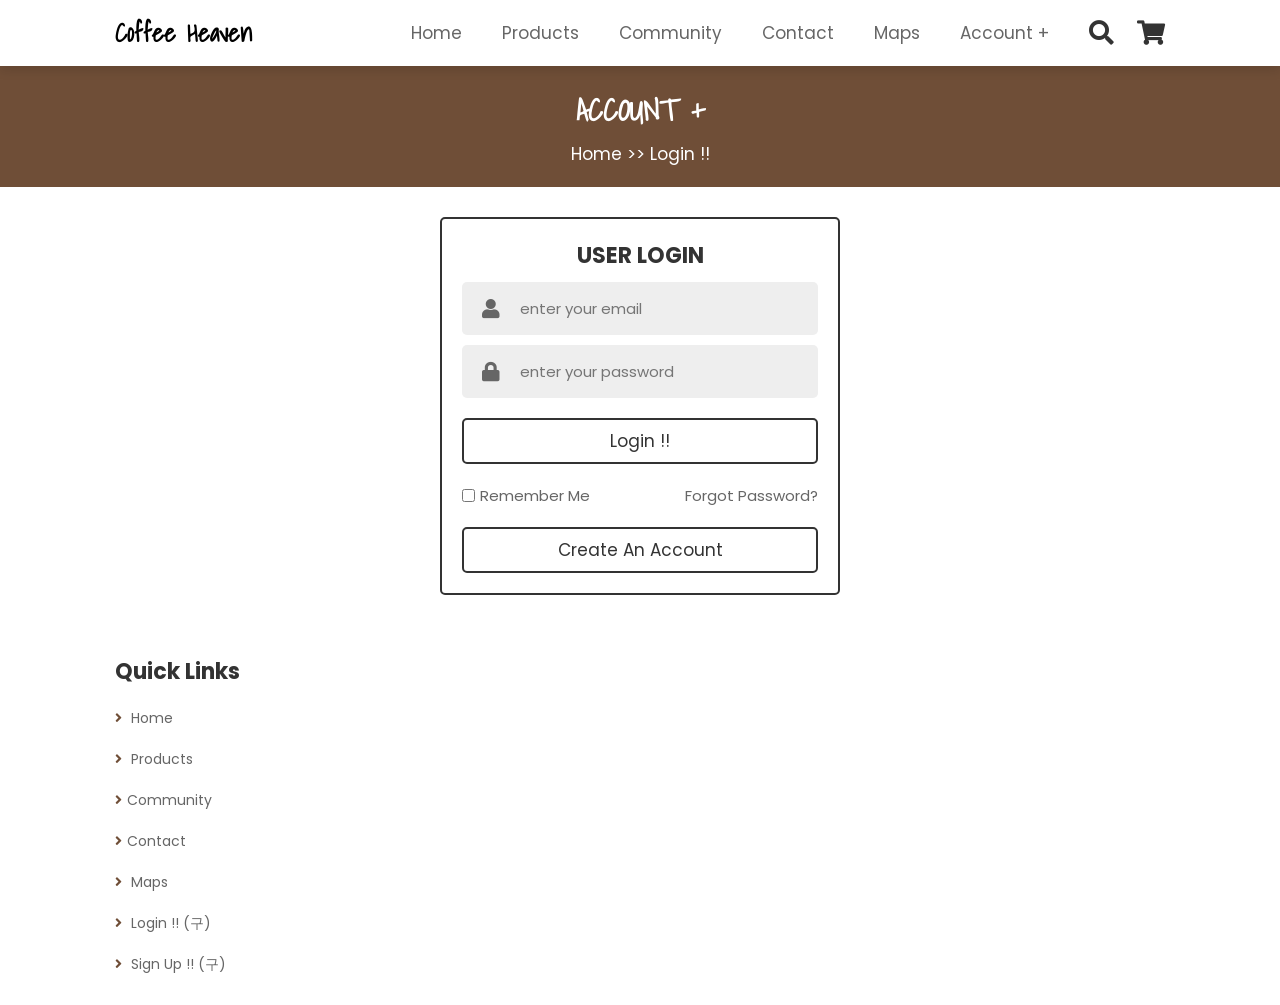
<file: sign_up/login.html>
<!DOCTYPE html>
<html lang="en">
<head>
    <meta charset="UTF-8">
    <meta http-equiv="X-UA-Compatible" content="IE=edge">
    <meta name="viewport" content="width=device-width, initial-scale=1.0">
    <title>Coffee Heaven</title>

    <!-- font awesome cdn link  -->
    <link rel="stylesheet" href="https://cdnjs.cloudflare.com/ajax/libs/font-awesome/5.15.4/css/all.min.css">

    <!-- custom css file link  -->
    <link rel="stylesheet" href="css/style.css">

    <!-- custom js file link  -->
    <script src="js/script.js" defer></script>

</head>
<body>

<!-- header section starts  -->

<header class="header">

    <a href="../index.html" class="logo">Coffee Heaven</a>

    <nav class="navbar">
        <ul>
            <li><a href="../index.html">home</a></li>
            <li><a href="../product/products.html">products</a></li>
            <li><a href="../community/blogs.html">Community</a></li>
            <li><a href="../contact/contact.html">Contact</a></li>
            <li><a href="../map/map.html">maps</a></li>
            <li><a href="#">account +</a>
                <ul>
                    <li><a href="login.html">Login !!</a></li>
                    <li><a href="register.html">Sign Up !!</a></li>
                </ul>
            </li>
        </ul>
    </nav>

    <div class="icons">
        <div id="menu-btn" class="fas fa-bars"></div>
        <div id="search-btn" class="fas fa-search"></div>
        <a href="cart.html" class="fas fa-shopping-cart"></a>
    </div>

    <form action="" class="search-form">
        <input type="search" name="" placeholder="search here..." id="search-box">
        <label for="search-box" class="fas fa-search"></label>
    </form>

</header>

<!-- header section ends -->

<!-- header section  -->

<section class="heading">
    <h1>account +</h1>
    <p> <a href="../index.html">home</a> >> login !!</p>
</section>

<!-- header section -->

<!-- login form section starts -->

<section class="login-form">

    <form action="">
        <h3>user login</h3>
        <div class="inputBox">
            <span class="fas fa-user"></span>
            <input type="email" name="" placeholder="enter your email" id="">
        </div>
        <div class="inputBox">
            <span class="fas fa-lock"></span>
            <input type="password" name="" placeholder="enter your password" id="">
        </div>
        <input type="button" value="Login !!" class="btn" onClick="location.href='../index.html'">
        <div class="flex">
            <input type="checkbox" name="" id="remember-me">
            <label for="remember-me">remember me</label>
            <a href="#">forgot password?</a>
        </div>
        <a href="register.html" class="btn">create an account</a>
    </form>

</section>

<!-- login form section ends -->



<!-- footer section starts  -->


<section class="footer">

    <div class="box-container">

        <div class="box">
            <h3>quick links</h3>
            <a href="../index.html"> <i class="fas fa-angle-right"></i> home</a>
            <a href="../product/products.html"> <i class="fas fa-angle-right"></i> products</a>
            <a href="../community/blogs.html"><i class="fas fa-angle-right"></i>Community</a>
            <a href="../contact/contact.html"><i class="fas fa-angle-right"></i>Contact</a>
            <a href="../map/map.html"> <i class="fas fa-angle-right"></i> Maps</a>
            <a href="../sign_up/login_old.html"> <i class="fas fa-angle-right"></i> Login !! (구)</a>
            <a href="../sign_up/signup.html"> <i class="fas fa-angle-right"></i> Sign Up !! (구)</a>
        </div>
    </div>

</section>

<!-- footer section ends -->

</body>
</html>
</file>
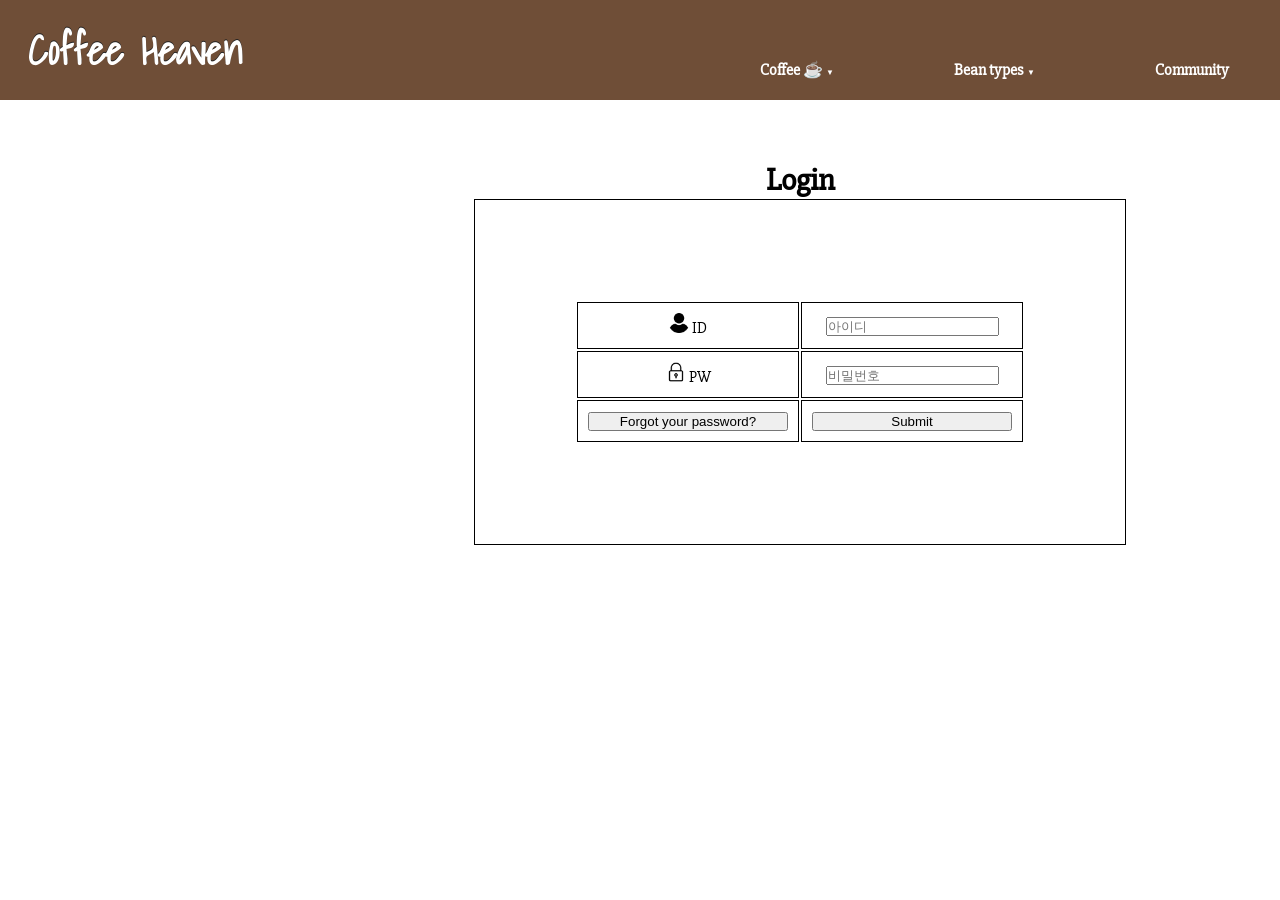
<file: sign_up/login_old.html>
<!DOCTYPE html>
<html lang="en">
<head>
    <meta charset="UTF-8">
    <meta name="viewport" content="width=device-width, initial-scale=1.0">
    <title>Coffee Heaven</title>
    <link rel= "stylesheet" href="css.css">
    <link rel="stylesheet" href="style.css">
</head>
<body>
    <div id ="container">
        <header>
            <div id ="logo">
                <a href="../index.html">
                    <h1>Coffee Heaven</h1>
                </a>
            </div>
            <nav>
                <ul id="topMenu">
                    <li><a href="#">Coffee ☕ <span>▼</span></a>
                        <ul>
                            <li><a href="#">Espresso</a></li>
                            <li><a href="#">Latte</a></li>
                        </ul>
                    </li>
                    <li><a href="../product/products.html">Bean types <span>▼</span></a>
                        <ul>
                            <li><a href="../product/products.html">Supremo Colombian</a></li>
                            <li><a href="../product/products.html">Ethiopia Yirgacheffe</a></li>
                            <li><a href="../product/products.html">Kenya AA</a></li>
                        </ul>
                    </li>
                    <li><a href="#">Community</a></li>
                    <li><a href="register.html">Account +</a>
                        <ul>
                            <li><a href="login_old.html">Login !! (구)</a></li>
                            <li><a href="signup.html">Sign Up!! (구)</a></li>
                        </ul>
                    </li>
                </ul>
            </nav>
        </header>
<br><br><br>
    <form>
        <p><h1>Login</h1></p>
        <table  id="sign">
            <tr>
                <td><img src="user.png" width="20" height="20"> ID</td>
                <td><input type="text" name="ID" placeholder="아이디"></td>
            </tr>
            <tr>
                <td><img src="padlock.png" width="20" height="20"> PW</td>
                <td><input  type="password" name="PASSWORD" placeholder="비밀번호"></td>
                
            </tr>
            <tr>
                <td><button type="button" onClick="location.href='../index.html'" style="width: 200px;">Forgot your password?</button></td>
                <td><button type="button" onClick="location.href='../index.html'" style="width: 200px;">Submit</button></td>
            </tr>
            
            
        </table>
        
       
        
        
    </form>




</body>
</html>
</file>
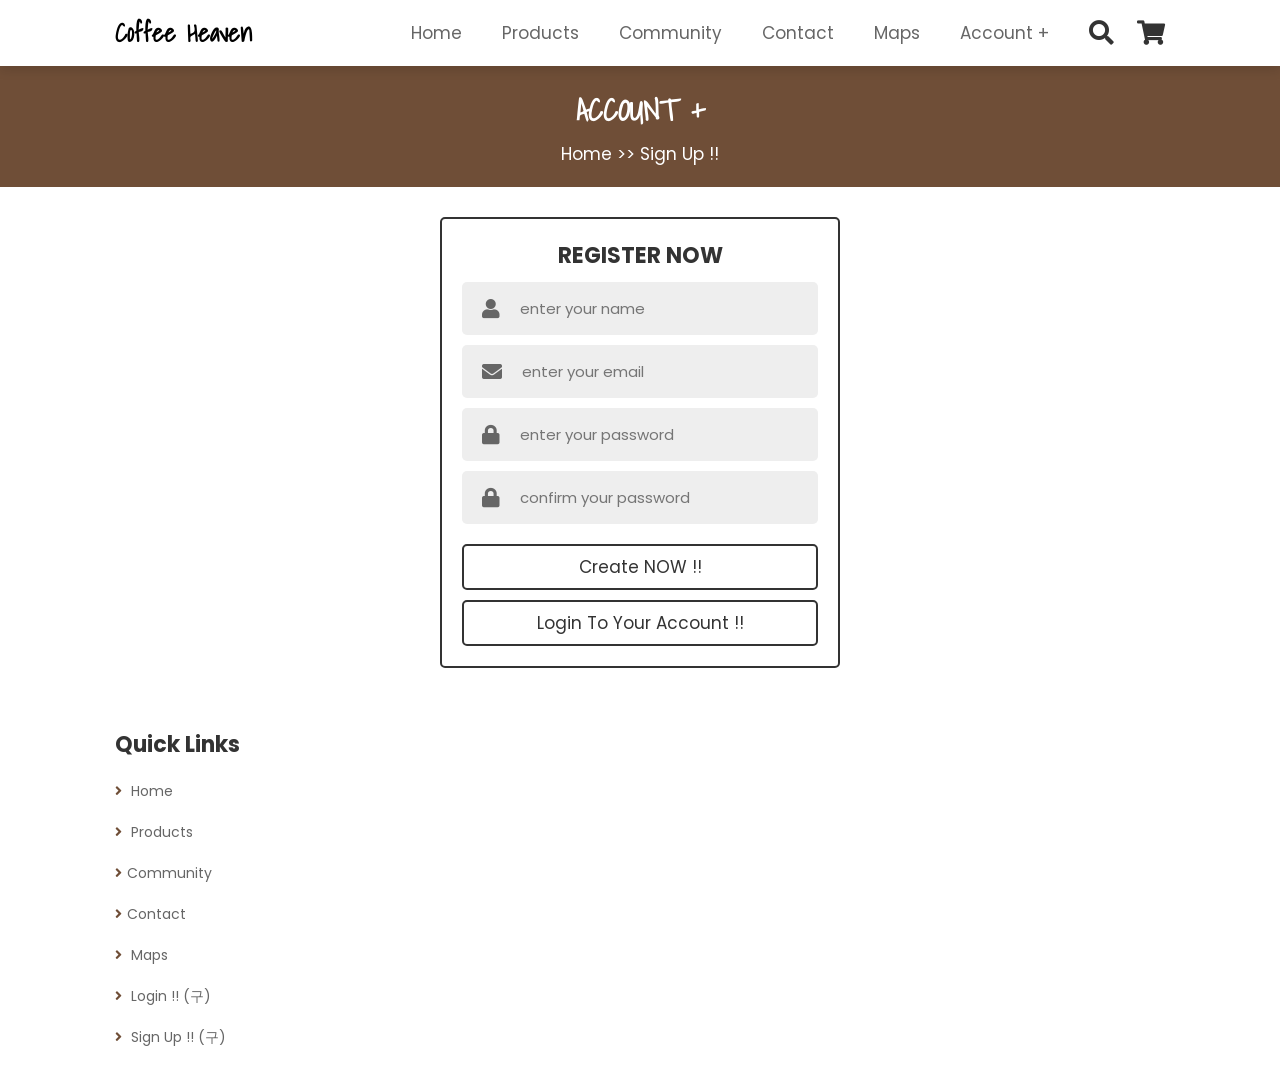
<file: sign_up/register.html>
<!DOCTYPE html>
<html lang="en">
<head>
    <meta charset="UTF-8">
    <meta http-equiv="X-UA-Compatible" content="IE=edge">
    <meta name="viewport" content="width=device-width, initial-scale=1.0">
    <title>Coffee Heaven</title>

    <!-- font awesome cdn link  -->
    <link rel="stylesheet" href="https://cdnjs.cloudflare.com/ajax/libs/font-awesome/5.15.4/css/all.min.css">

    <!-- custom css file link  -->
    <link rel="stylesheet" href="css/style.css">

    <!-- custom js file link  -->
    <script src="js/script.js" defer></script>

</head>
<body>

<!-- header section starts  -->

<header class="header">

    <a href="../index.html" class="logo">Coffee Heaven</a>

    <nav class="navbar">
        <ul>
            <li><a href="../index.html">home</a></li>
            <li><a href="../product/products.html">products</a></li>
            <li><a href="../community/blogs.html">Community</a></li>
            <li><a href="../contact/contact.html">Contact</a></li>
            <li><a href="../map/map.html">maps</a></li>
            <li><a href="#">account +</a>
                <ul>
                    <li><a href="login.html">Login !!</a></li>
                    <li><a href="register.html">Sign Up !!</a></li>
                </ul>
            </li>
        </ul>
    </nav>

    <div class="icons">
        <div id="menu-btn" class="fas fa-bars"></div>
        <div id="search-btn" class="fas fa-search"></div>
        <a href="cart.html" class="fas fa-shopping-cart"></a>
    </div>

    <form action="" class="search-form">
        <input type="search" name="" placeholder="search here..." id="search-box">
        <label for="search-box" class="fas fa-search"></label>
    </form>

</header>

<!-- header section ends -->

<!-- header section  -->

<section class="heading">
    <h1>account +</h1>
    <p> <a href="../index.html">home</a> >> Sign Up !! </p>
</section>

<!-- header section -->

<!-- header section -->

<!-- register form section starts -->

<section class="register-form">

    <form action="">
        <h3>register now</h3>
        <div class="inputBox">
            <span class="fas fa-user"></span>
            <input type="text" name="" placeholder="enter your name" id="">
        </div>
        <div class="inputBox">
            <span class="fas fa-envelope"></span>
            <input type="email" name="" placeholder="enter your email" id="">
        </div>
        <div class="inputBox">
            <span class="fas fa-lock"></span>
            <input type="password" name="" placeholder="enter your password" id="">
        </div>
        <div class="inputBox">
            <span class="fas fa-lock"></span>
            <input type="password" name="" placeholder="confirm your password" id="">
        </div>
        <input type="button" value="create NOW !!" class="btn" onClick="location.href='../index.html'">
        <a href="login.html" class="btn"> Login to Your Account !!</a>
    </form>

</section>

<!-- register form section ends -->

<!-- footer section starts  -->


<section class="footer">

    <div class="box-container">

        <div class="box">
            <h3>quick links</h3>
            <a href="../index.html"> <i class="fas fa-angle-right"></i> home</a>
            <a href="../product/products.html"> <i class="fas fa-angle-right"></i> products</a>
            <a href="../community/blogs.html"><i class="fas fa-angle-right"></i>Community</a>
            <a href="../contact/contact.html"><i class="fas fa-angle-right"></i>Contact</a>
            <a href="../map/map.html"> <i class="fas fa-angle-right"></i> Maps</a>
            <a href="../sign_up/login_old.html"> <i class="fas fa-angle-right"></i> Login !! (구)</a>
            <a href="../sign_up/signup.html"> <i class="fas fa-angle-right"></i> Sign Up !! (구)</a>
        </div>
    </div>

</section>

</body>
</html>
</file>
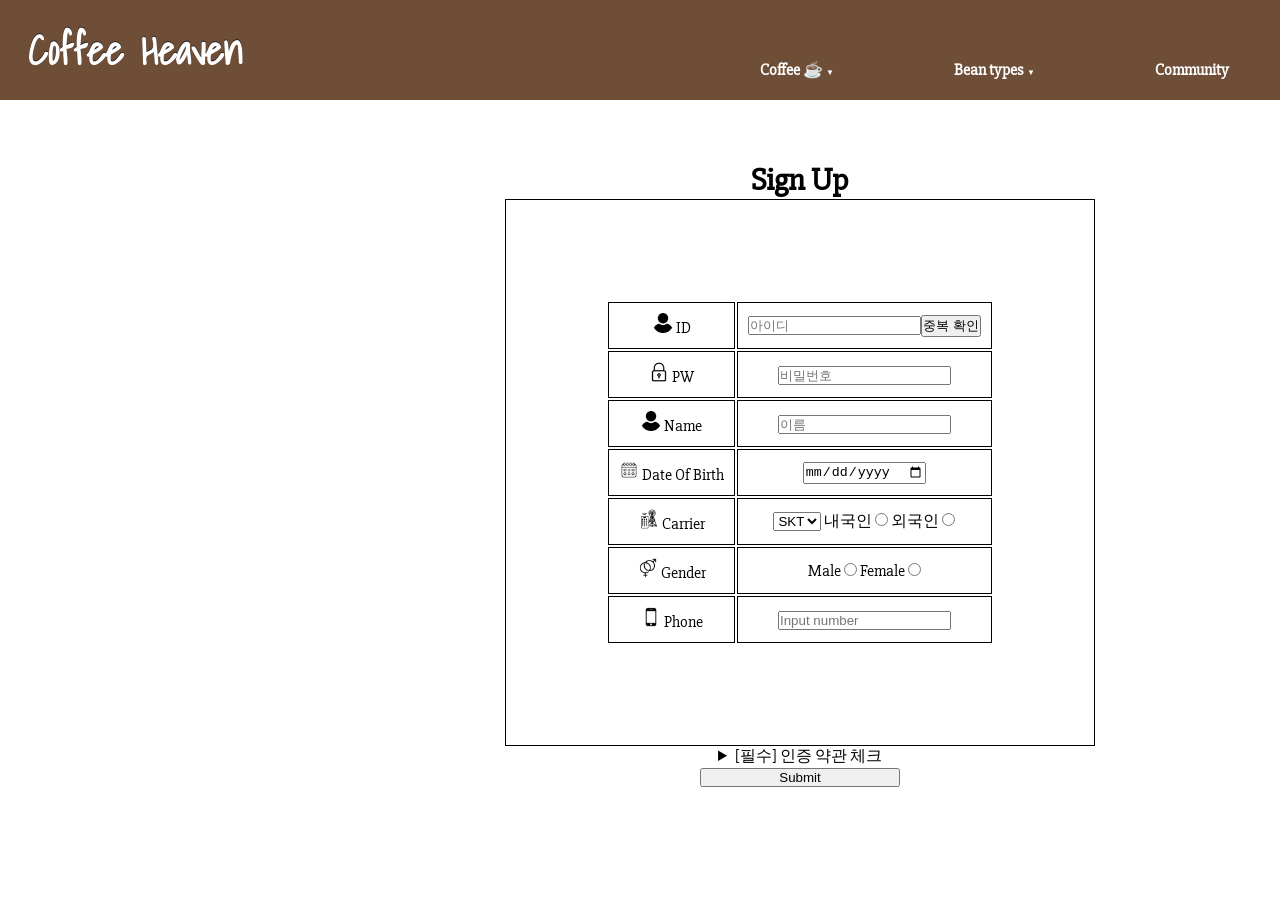
<file: sign_up/signup.html>
<!DOCTYPE html>
<html lang="en">
<head>
    <meta charset="UTF-8">
    <meta name="viewport" content="width=device-width, initial-scale=1.0">
    <title>Coffee Heaven</title>
    <link rel= "stylesheet" href="css.css">
    <link rel="stylesheet" href="style.css">
</head>
<body>
    <div id ="container">
        <header>
            <div id ="logo">
                <a href="../index.html">
                    <h1>Coffee Heaven</h1>
                </a>
            </div>
            <nav>
                <ul id="topMenu">
                    <li><a href="#">Coffee ☕ <span>▼</span></a>
                        <ul>
                            <li><a href="#">Espresso</a></li>
                            <li><a href="#">Latte</a></li>
                        </ul>
                    </li>
                    <li><a href="../product/products.html">Bean types <span>▼</span></a>
                        <ul>
                            <li><a href="../product/products.html">Supremo Colombian</a></li>
                            <li><a href="../product/products.html">Ethiopia Yirgacheffe</a></li>
                            <li><a href="../product/products.html">Kenya AA</a></li>
                        </ul>
                    </li>
                    <li><a href="#">Community</a></li>
                    <li><a href="register.html">Account +</a>
                        <ul>
                            <li><a href="login_old.html">Login !! (구)</a></li>
                            <li><a href="signup.html">Sign Up!! (구)</a></li>
                        </ul>
                    </li>
                </ul>
            </nav>
        </header>
<br><br><br>
    <form>
        <p><h1>Sign Up</h1></p>
        <table  id="sign">
            <tr>
                <td><img src="user.png" width="20" height="20"> ID</td>
                <td><input type="text" name="ID" placeholder="아이디"><input type="button" value="중복 확인"></td>
            </tr>
            <tr>
                <td><img src="padlock.png" width="20" height="20"> PW</td>
                <td><input  type="password" name="PASSWORD" placeholder="비밀번호"></td>
            </tr>
            <tr>
                <td><img src="user.png" width="20" height="20"> Name</td>
                <td><input type="text" name="name" placeholder="이름"></td>
            </tr>
            <tr>
                <td><img src="calendar.png" width="20" height="20"> Date Of Birth</td>
                <td><input type="date"></td>
            </tr>
            <tr>
                <td>
                   <img src="3470496.png" width="20" height="20"> Carrier
                </td>
                <td> <select name="carrier">
                    <option>SKT</option>
                    <option>KT</option>
                    <option>U+</option>
                    </select>
                    내국인 <input type="radio"name="country">
                    외국인 <input type="radio" name="country">
                </td>
                <tr>
                    <td><img src="6648537.png" width="20" height="20"> Gender</td>
                    <td>Male <input type="radio" name="gender"> Female <input type="radio"name="gender"></td>
                 </tr>
            </tr>
            <tr>
                <td><img src="Smartphone_icon_-_Noun_Project_283536.svg.png" width="20" height="20"> Phone</td>
                <td><input type="number" name="number" placeholder="Input number"></td>
            </tr>
            
        </table>
        
        <p><details>
            <summary>[필수] 인증 약관 체크</summary>
            <table>
                <tr>
                    <td>
                       개인정보 이용 <input type="checkbox">
                    </td>
                </tr>
                <tr>
                    <td>
                       통신사 이용약관 <input type="checkbox">
                    </td>
                </tr>
            
            <tr>
                <td>
                   개인정보 수집 <input type="checkbox">
                </td>
            </tr>
            <tr>
                <td>
                   고유식별번호 처리 <input type="checkbox">
                </td>
            </tr>
            <tr>
                <td>
                   인증사 이용약관 <input type="checkbox">
                </td>
            </tr>
        </table>
        </span>
        </details></p>
        <button type="button" onClick="location.href='../index.html'" style="width: 200px;">Submit</button>
        
    </form>




</body>
</html>
</file>
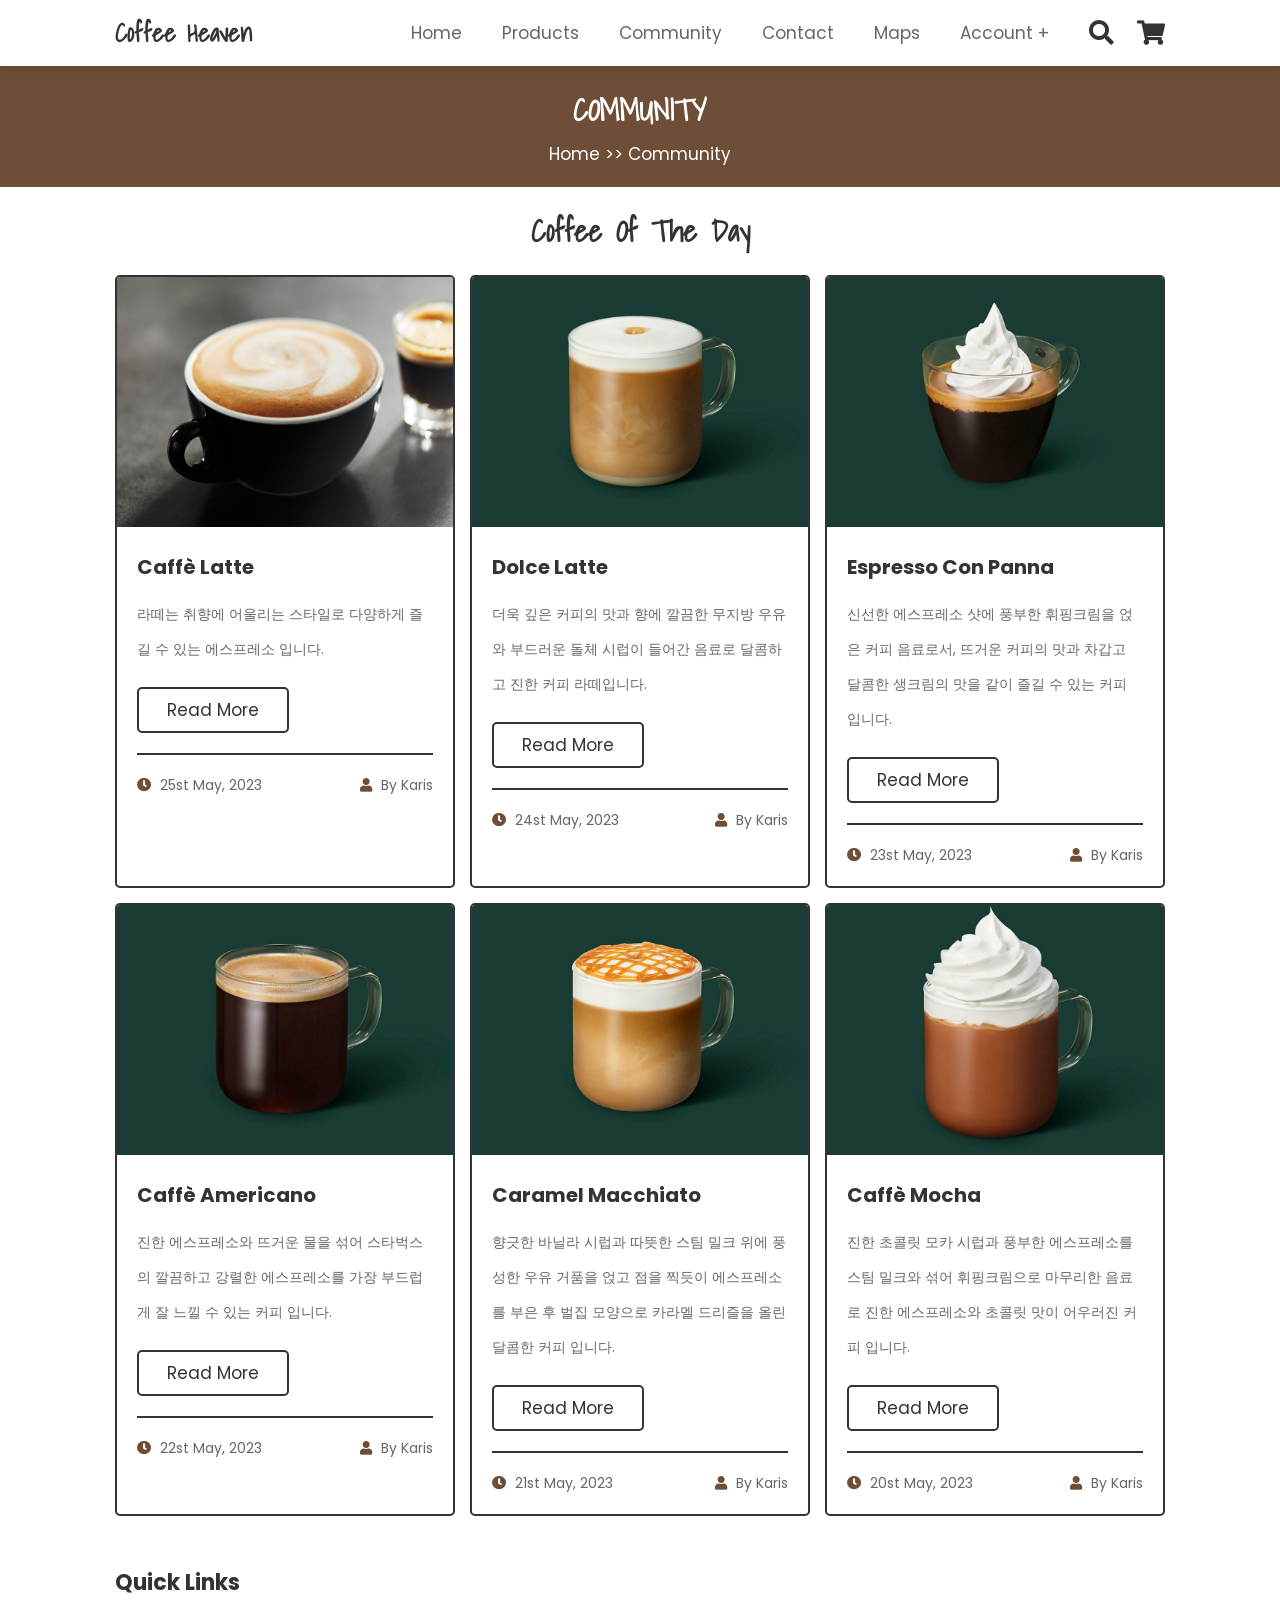
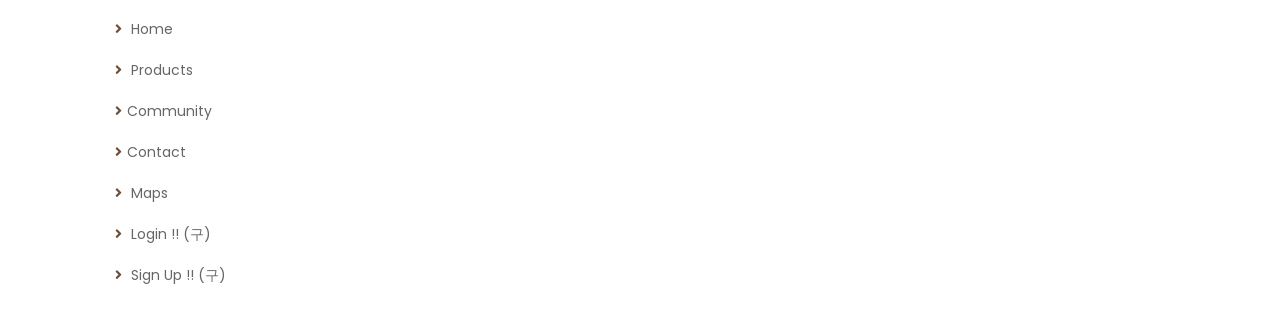
<file: A_김예손/community/blogs.html>
<!DOCTYPE html>
<html lang="en">
<head>
    <meta charset="UTF-8">
    <meta http-equiv="X-UA-Compatible" content="IE=edge">
    <meta name="viewport" content="width=device-width, initial-scale=1.0">
    <title>Coffee Heaven</title>

    <!-- font awesome cdn link  -->
    <link rel="stylesheet" href="https://cdnjs.cloudflare.com/ajax/libs/font-awesome/5.15.4/css/all.min.css">

    <!-- custom css file link  -->
    <link rel="stylesheet" href="css/style.css">

    <!-- custom js file link  -->
    <script src="js/script.js" defer></script>

</head>
<body>

<!-- header section starts  -->

<header class="header">

    <a href="../workbook_1.html" class="logo">Coffee Heaven</a>

    <nav class="navbar">
        <ul>
            <li><a href="../workbook_1.html">home</a></li>
            <li><a href="../product/products.html">products</a></li>
            <li><a href="blogs.html">Community</a></li>
            <li><a href="../contact/contact.html">Contact</a></li>
            <li><a href="../map/map.html">maps</a></li>
            <li><a href="../sign_up/register.html">account +</a>
                <ul>
                    <li><a href="../sign_up/login.html">Login !!</a></li>
                    <li><a href="../sign_up/register.html">Sign Up !!</a></li>
                </ul>
            </li>
        </ul>
    </nav>

    <div class="icons">
        <div id="menu-btn" class="fas fa-bars"></div>
        <div id="search-btn" class="fas fa-search"></div>
        <a href="cart.html" class="fas fa-shopping-cart"></a>
    </div>

    <form action="" class="search-form">
        <input type="search" name="" placeholder="search here..." id="search-box">
        <label for="search-box" class="fas fa-search"></label>
    </form>

</header>

<!-- header section ends -->

<!-- header section  -->

<section class="heading">
    <h1>Community</h1>
    <p> <a href="home.html">home</a> >> Community </p>
</section>

<!-- header section -->

<!-- blogs section starts  -->

<section class="blogs">

    <h1 class="title">Coffee of the Day</h1>

    <div class="box-container">

        <div class="box">
            <div class="image">
                <img src="images/img1.jpg" alt="">
            </div>
            <div class="content">
                <h3>Caffè latte</h3>
                <p>라떼는 취향에 어울리는 스타일로 다양하게 즐길 수 있는 에스프레소 입니다.</p>
                <a href="https://ko.wikipedia.org/wiki/%EC%B9%B4%ED%8E%98_%EB%9D%BC%EB%96%BC" class="btn">read more</a>
                <div class="icons">
                    <a href="#"> <i class="fas fa-clock"></i> 25st may, 2023 </a>
                    <a href="#"> <i class="fas fa-user"></i> by Karis </a>
                </div>
            </div>
        </div>
    
        <div class="box">
            <div class="image">
                <img src="images/img2.jpg" alt="">
            </div>
            <div class="content">
                <h3>Dolce Latte</h3>
                <p> 더욱 깊은 커피의 맛과 향에 깔끔한 무지방 우유와 부드러운 돌체 시럽이 들어간 음료로 달콤하고 진한 커피 라떼입니다.</p>
                <a href="https://namu.wiki/w/%EB%8F%8C%EC%B2%B4%20%EB%9D%BC%EB%96%BC" class="btn">read more</a>
                <div class="icons">
                    <a href="#"> <i class="fas fa-clock"></i> 24st may, 2023 </a>
                    <a href="#"> <i class="fas fa-user"></i> by Karis </a>
                </div>
            </div>
        </div>
    
        <div class="box">
            <div class="image">
                <img src="images/img3.jpg" alt="">
            </div>
            <div class="content">
                <h3>Espresso Con Panna</h3>
                <p>신선한 에스프레소 샷에 풍부한 휘핑크림을 얹은 커피 음료로서, 뜨거운 커피의 맛과 차갑고 달콤한 생크림의 맛을 같이 즐길 수 있는 커피 입니다.</p>
                <a href="https://ko.wikipedia.org/wiki/%EC%B9%B4%ED%8E%98_%EC%BD%98_%ED%8C%90%EB%82%98" class="btn">read more</a>
                <div class="icons">
                    <a href="#"> <i class="fas fa-clock"></i> 23st may, 2023 </a>
                    <a href="#"> <i class="fas fa-user"></i> by Karis </a>
                </div>
            </div>
        </div>
    
        <div class="box">
            <div class="image">
                <img src="images/img4.jpg" alt="">
            </div>
            <div class="content">
                <h3>Caffè Americano</h3>
                <p>진한 에스프레소와 뜨거운 물을 섞어 스타벅스의 깔끔하고 강렬한 에스프레소를 가장 부드럽게 잘 느낄 수 있는 커피 입니다.</p>
                <a href="https://ko.wikipedia.org/wiki/%EC%B9%B4%ED%8E%98_%EC%95%84%EB%A9%94%EB%A6%AC%EC%B9%B4%EB%85%B8" class="btn">read more</a>
                <div class="icons">
                    <a href="#"> <i class="fas fa-clock"></i> 22st may, 2023 </a>
                    <a href="#"> <i class="fas fa-user"></i> by Karis </a>
                </div>
            </div>
        </div>
    
        <div class="box">
            <div class="image">
                <img src="images/img5.jpg" alt="">
            </div>
            <div class="content">
                <h3>Caramel Macchiato</h3>
                <p>향긋한 바닐라 시럽과 따뜻한 스팀 밀크 위에 풍성한 우유 거품을 얹고 점을 찍듯이 에스프레소를 부은 후 벌집 모양으로 카라멜 드리즐을 올린 달콤한 커피 입니다.</p>
                <a href="https://namu.wiki/w/%EC%BA%90%EB%9F%AC%EB%A9%9C%20%EB%A7%88%ED%82%A4%EC%95%84%ED%86%A0" class="btn">read more</a>
                <div class="icons">
                    <a href="#"> <i class="fas fa-clock"></i> 21st may, 2023 </a>
                    <a href="#"> <i class="fas fa-user"></i> by Karis </a>
                </div>
            </div>
        </div>
    
        <div class="box">
            <div class="image">
                <img src="images/img6.jpg" alt="">
            </div>
            <div class="content">
                <h3>Caffè Mocha</h3>
                <p>진한 초콜릿 모카 시럽과 풍부한 에스프레소를 스팀 밀크와 섞어 휘핑크림으로 마무리한 음료로 진한 에스프레소와 초콜릿 맛이 어우러진 커피 입니다.</p>
                <a href="https://ko.wikipedia.org/wiki/%EC%B9%B4%ED%8E%98_%EB%AA%A8%EC%B9%B4" class="btn">read more</a>
                <div class="icons">
                    <a href="#"> <i class="fas fa-clock"></i> 20st may, 2023 </a>
                    <a href="#"> <i class="fas fa-user"></i> by Karis </a>
                </div>
            </div>
        </div>

    </div>

</section>

<!-- blogs section ends -->

<!-- footer section starts  -->

<section class="footer">

    <div class="box-container">

        <div class="box">
            <h3>quick links</h3>
            <a href="../workbook_1.html"> <i class="fas fa-angle-right"></i> home</a>
            <a href="../product/products.html"> <i class="fas fa-angle-right"></i> products</a>
            <a href="../community/blogs.html"><i class="fas fa-angle-right"></i>Community</a>
            <a href="../contact/contact.html"><i class="fas fa-angle-right"></i>Contact</a>
            <a href="../map/map.html"> <i class="fas fa-angle-right"></i> Maps</a>
            <a href="../sign_up/login_old.html"> <i class="fas fa-angle-right"></i> Login !! (구)</a>
            <a href="../sign_up/signup.html"> <i class="fas fa-angle-right"></i> Sign Up !! (구)</a>
        </div>
    </div>

</section>

<!-- footer section ends -->

</body>
</html>
</file>
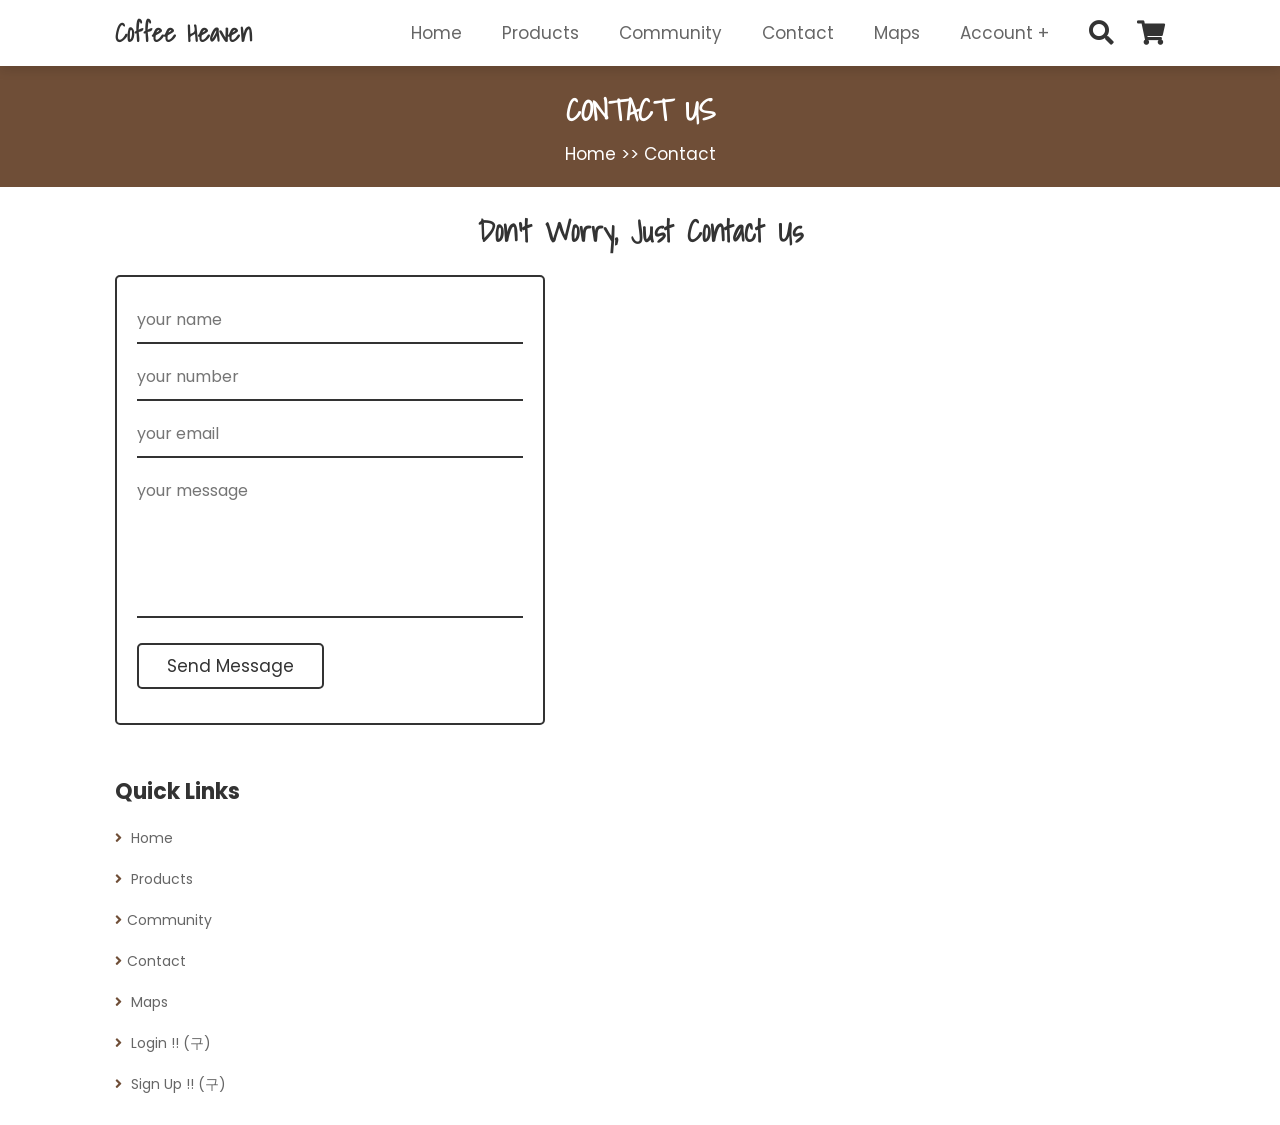
<file: A_김예손/contact/contact.html>
<!DOCTYPE html>
<html lang="en">
<head>
    <meta charset="UTF-8">
    <meta http-equiv="X-UA-Compatible" content="IE=edge">
    <meta name="viewport" content="width=device-width, initial-scale=1.0">
    <title>Coffee Heaven</title>

    <!-- font awesome cdn link  -->
    <link rel="stylesheet" href="https://cdnjs.cloudflare.com/ajax/libs/font-awesome/5.15.4/css/all.min.css">

    <!-- custom css file link  -->
    <link rel="stylesheet" href="css/style.css">

    <!-- custom js file link  -->
    <script src="js/script.js" defer></script>

</head>
<body>

<!-- header section starts  -->

<header class="header">

    <a href="../workbook_1.html" class="logo">Coffee Heaven</a>

    <nav class="navbar">
        <ul>
            <li><a href="../workbook_1.html">home</a></li>
            <li><a href="../product/products.html">products</a></li>
            <li><a href="../community/blogs.html">Community</a></li>
            <li><a href="contact.html">Contact</a></li>
            <li><a href="../map/map.html">maps</a></li>
            <li><a href="../sign_up/register.html">account +</a>
                <ul>
                    <li><a href="../sign_up/login.html">Login !!</a></li>
                    <li><a href="../sign_up/register.html">Sign Up !!</a></li>
                </ul>
            </li>
        </ul>
    </nav>

    <div class="icons">
        <div id="menu-btn" class="fas fa-bars"></div>
        <div id="search-btn" class="fas fa-search"></div>
        <a href="cart.html" class="fas fa-shopping-cart"></a>
    </div>

    <form action="" class="search-form">
        <input type="search" name="" placeholder="search here..." id="search-box">
        <label for="search-box" class="fas fa-search"></label>
    </form>

</header>


<!-- header section ends -->

<!-- header section  -->

<section class="heading">
    <h1>contact us</h1>
    <p> <a href="../workbook_1.html">home</a> >> contact </p>
</section>

<!-- header section -->

<!-- contact section starts  -->

<section class="contact">

    <h1 class="title"> Don't worry, just contact us </h1>

    <div class="row">

        <form action="">
            <input type="text" placeholder="your name" class="box">
            <input type="number" placeholder="your number" class="box">
            <input type="email" placeholder="your email" class="box">
            <textarea name="" placeholder="your message" id="" cols="30" rows="10"></textarea>
            <input type="submit" value="send message" class="btn">
        </form>

        <iframe src="https://www.google.com/maps/embed?pb=!1m18!1m12!1m3!1d4472.273783422571!2d126.98153949584037!3d37.56978363493651!2m3!1f0!2f0!3f0!3m2!1i1024!2i768!4f13.1!3m3!1m2!1s0x357ca3a0d5a87f69%3A0x9e6659597347fec9!2z7Lm07Y6YIOyiheuhnOyLnOyepQ!5e0!3m2!1sko!2skr!4v1701254313552!5m2!1sko!2skr"
         width="600" height="450" style="border:0;" allowfullscreen="" loading="lazy" referrerpolicy="no-referrer-when-downgrade"></iframe>

    </div>

</section>

<!-- contact section ends -->


<!-- footer section starts  -->


<section class="footer">

    <div class="box-container">

        <div class="box">
            <h3>quick links</h3>
            <a href="../workbook_1.html"> <i class="fas fa-angle-right"></i> home</a>
            <a href="../product/products.html"> <i class="fas fa-angle-right"></i> products</a>
            <a href="../community/blogs.html"><i class="fas fa-angle-right"></i>Community</a>
            <a href="../contact/contact.html"><i class="fas fa-angle-right"></i>Contact</a>
            <a href="../map/map.html"> <i class="fas fa-angle-right"></i> Maps</a>
            <a href="../sign_up/login_old.html"> <i class="fas fa-angle-right"></i> Login !! (구)</a>
            <a href="../sign_up/signup.html"> <i class="fas fa-angle-right"></i> Sign Up !! (구)</a>
        </div>
    </div>

</section>

<!-- footer section ends -->

</body>
</html>
</file>
<file: style.css>
@import url('https://fonts.googleapis.com/css2?family=Shadows+Into+Light&display=swap');
@import url('https://fonts.googleapis.com/css2?family=Orbit&display=swap');



*{
    margin:0;  /*마진 초기화*/
    padding:0; /*패딩 초기화*/
    box-sizing: border-box; /*박스 영역 테두리까지 지정*/
}

a{
    text-decoration: none;
}

ul{
    list-style: none;
}

#container{
    margin: 0 auto; /*화면 중앙에 배치*/
    width: 1700px;
}

header{
    width: 100%;
    height: 100px;
    background-color: #6F4E37;
}

#logo{
    float: left;  /*왼쪽 플로팅*/ 
    width: 250px;
    height: 100px;
    line-height: 100px; /*height 값과 같게 설정해 세로로 중간에 오도록 맞춤*/
    padding-left: 20px; /*왼쪽 패딩 지정*/
}

#logo h1{
    font-family: 'Shadows Into Light', cursive;
    font-weight: 700;
    font-size: 40px;
    color: white;
    text-shadow: 0 -1px 0 #222; /*그림자 색*/
}

nav{
    float: right;
    width: 900px;
    height: 100px; /*메뉴 영역 높이*/
    padding-top: 40px; /*메뉴 위치를 아래로 내리기 위해*/
}


#topMenu{ height: 60px;}

#topMenu > li {
    float: left; /*메뉴 항목을 왼쪽으로 플로팅*/
    position: relative; /*서브메뉴를 absolute로 만들기 위해 부모 요소를 relative 설정*/
} 

#topMenu >li >a{
    display: block; /*링크 텍스트는 블록*/
    color: #fff;
    font-weight: 600; /*폰트 굵기*/
    /*text-shadow: 0 1px #07c;*/ 
    padding: 20px 60px;
}
#topMenu>li>a>span{font-size: 0.5em;} /*서브 메뉴 */

#topMenu>li>a:hover{
    color: #ecd579;    /*마우스 올리면 색상 변함*/
   /* text-shadow: 0 -1px #07c;*/
}

#topMenu > li > ul {
    display: none;
    position: absolute; /*서브메뉴 포지셔닝*/
    width: 160px;
    background-color: rgba(255,255,255,0.6); /*배경 투명*/
    left: 30px;
    margin: 0;
}

#topMenu>li>ul>li{
    padding: 10px 10px 10px 30px; /*섭메뉴 항목 지정*/
}

#topMenu>li>ul>li>a{
    font-size: 14px;
    padding: 10px;
    color: #000;
}

#topMenu > li:hover > ul{
    display: block; /*메인메뉴 항목 위로 오버하면 서브메뉴 표시*/
    z-index: 10; /* 슬라이드쇼에 가리지 않게 조절*/
}

#topMenu>li>ul>li>a:hover{
    color: rgb(255, 70, 70); /*서브메뉴 오버하면 색상 바꿈*/
}

#slideShow{
    clear: both; /*플로팅 해제*/
    width: 100%;
    height: 400px;
    overflow: hidden;  /*영역 넘치면 감춤*/
    position: relative;
}

#slides{
    position: absolute;
}

#slides > img{
    width: 1700px;
    overflow: hidden;
    float: left; /*가로배치*/
}

button{
    position: absolute;
    height: 100%; /*이미지 높이에 맞추기*/
    top:0;
    border: none; /*테두리 x*/
    padding: 20px;
    background-color: transparent; /*투명한배경*/
    color: #fff;
    font-weight: 800;   /*화살표 굵게*/
    font-size: 24px;
    opacity: 0.5;  /*화살표 반투명*/
}
#prev{left: 0;}

#next{right: 0;}

button:hover{
    background-color: #222;
    color: #fff;
    opacity: 0.6;
    cursor: pointer; /*마우스 커서 모양 바꿈*/
}

button:focus{outline: 0;} /*아웃라인 삭제*/


#contents{
    width: 100%;
    height: 300px;
    margin-top:20px 
}


#tabMenu{
    float: left;
    width: 500px;
    height: 100%;
    margin-top: 10px;
}

#tabMenu input[type="radio"]{
    display: none;  /*라디오 버튼 감춤*/
}

#tabMenu label{
    display: inline-block;  /*탭 가로로*/ 
    margin: 0 0;
    padding: 15px 25px;
    font-weight: 600;
    text-align: center;
    color: #aaa;
    border: 1px solid transparent;  /*테두리 스타일*/
}

#tabMenu label:hover{
    color: #222;
    cursor: pointer;
}

#tabMenu input:checked + label {
    color: #b00;
    border: 1px solid #ddd;
    background-color: #eee;
}

.tabContent{
    display: none;
    padding: 20px 0 0;
    border-top: 1px solid #ddd;
}

.tabContent h2{
    display: none;
}

#notice ul{
    list-style: disc;
    margin-left: 30px;
}

#notice ul li{
    font-size: 16px;
    line-height: 2.5;
    font-family: 'Orbit', sans-serif;
}

#gallery ul li{
    display: inline;  /*이미지 가로로 배치*/
}

#gallery ul li img {
    width: 150px;
    height: 99px;
    transition: transform 0.3s ease; /* 변환 효과를 부드럽게 적용 */
}

#gallery ul li img:hover {
    transform: scale(1.8); /* 호버 시 이미지 크기 확대 */
}

#tab1:checked~#notice,
#tab2:checked~#gallery{
    display: block;
}


#links{
    float: right;
    width: 600px;
    height: 100%;
    margin-top: 15px;
}

#links ul{
    padding: 0;
    overflow: hidden; /*넘치는 항목 숨김*/
}

#links ul li{
    float: left; /*가로 배치*/
    width: 33%; /*각 항목 영역 균일하게*/
    text-align: center;
    margin: 10px 0;
}

#links ul li a span{
    display: block;
    margin: 0 auto;
    width: 150px;
    height: 150px;
    border-radius: 100%;  /*테두리 둥글게*/
    border: 1px solid #ddd;
    line-height: 150px; /*수직으로 중간에 오게*/
}

#quick-icon1{
    background-image: url(src/blend.jpg);
}

#quick-icon2{
    background-image: url(src/map.png);
}

#quick-icon3{
    background-image: url(src/call.png);
}

#links ul li a p{
    margin-top: 15px;
    font-weight: 600;
    color: #666;
    font-family: 'Orbit', sans-serif;
}


footer{
    width: 100%;
    height: 100px;
    border-top: 2px solid #222;  /*가로선*/
}

#bottomMenu{
    width: 100%;
    height: 20px;
    position: relative;
}

#bottomMenu ul{
    margin-top: 15px;
}

#bottomMenu ul li{
    float: left;
    padding: 5px 20px;
    border-right: 1px solid #ddd;
}

#bottomMenu ul li:last-child{
    border-right: none;  /*마지막 항목에는 오른쪽 세로선 없음*/
}

#bottomMenu ul li a, #bottomMenu ul li a:visited{
    font-size: 15px;
    color: #666;
}

#sns{
    position: absolute;
    right: 0;
}

#sns ul li{
    border: none;
    padding: 5px;
}

#company{
    clear: left;  /*플로팅 해제*/
    margin-top: 25px;
    margin-left: 20px;
}

p{
    font-size: 14px;
    color: #aaa;
}
</file>
<file: style2.css>
@import url('https://fonts.googleapis.com/css2?family=Shadows+Into+Light&display=swap');
@import url('https://fonts.googleapis.com/css2?family=Orbit&display=swap');



*{
    margin:0;  /*마진 초기화*/
    padding:0; /*패딩 초기화*/
    box-sizing: border-box; /*박스 영역 테두리까지 지정*/
}

a{
    text-decoration: none;
}

ul{
    list-style: none;
}

#container{
    margin: 0 auto; /*화면 중앙에 배치*/
    width: 1600px; /*너비 지정*/
}

header{
    width: 100%;
    height: 100px;
    background-color: #6F4E37;
}

#logo{
    float: left;  /*왼쪽 플로팅*/ 
    width: 250px;
    height: 100px;
    line-height: 100px; /*height 값과 같게 설정해 세로로 중간에 오도록 맞춤*/
    padding-left: 20px; /*왼쪽 패딩 지정*/
}

#logo h1{
    font-family: 'Shadows Into Light', cursive;
    font-weight: 700;
    font-size: 40px;
    color: white;
    text-shadow: 0 -1px 0 #222; /*그림자 색*/
}

nav{
    float: right;
    width: 900px;
    height: 100px; /*메뉴 영역 높이*/
    padding-top: 40px; /*메뉴 위치를 아래로 내리기 위해*/
}


#topMenu{ height: 60px;}

#topMenu > li {
    float: left; /*메뉴 항목을 왼쪽으로 플로팅*/
    position: relative; /*서브메뉴를 absolute로 만들기 위해 부모 요소를 relative 설정*/
} 

#topMenu >li >a{
    display: block; /*링크 텍스트는 블록*/
    color: #fff;
    font-weight: 600; /*폰트 굵기*/
    /*text-shadow: 0 1px #07c;*/ 
    padding: 20px 60px;
}
#topMenu>li>a>span{font-size: 0.5em;} /*서브 메뉴 */

#topMenu>li>a:hover{
    color: #ecd579;    /*마우스 올리면 색상 변함*/
   /* text-shadow: 0 -1px #07c;*/
}

#topMenu > li > ul {
    display: none;
    position: absolute; /*서브메뉴 포지셔닝*/
    width: 160px;
    background-color: rgba(255,255,255,0.6); /*배경 투명*/
    left: 30px;
    margin: 0;
}

#topMenu>li>ul>li{
    padding: 10px 10px 10px 30px; /*섭메뉴 항목 지정*/
}

#topMenu>li>ul>li>a{
    font-size: 14px;
    padding: 10px;
    color: #000;
}

#topMenu > li:hover > ul{
    display: block; /*메인메뉴 항목 위로 오버하면 서브메뉴 표시*/
    z-index: 10; /* 슬라이드쇼에 가리지 않게 조절*/
}

#topMenu>li>ul>li>a:hover{
    color: #f00; /*서브메뉴 오버하면 색상 바꿈*/
}

#slideShow{
    clear: both; /*플로팅 해제*/
    width: 100%;
    height: 800px;
    overflow: hidden;  /*영역 넘치면 감춤*/
    position: relative;
}

#slides{
    position: absolute;
}

#slides > img{
    width: 1600px;
    float: left; /*가로배치*/
}

button{
    position: absolute;
    height: 100%; /*이미지 높이에 맞추기*/
    top:0;
    border: none; /*테두리 x*/
    padding: 20px;
    background-color: transparent; /*투명한배경*/
    color: #fff;
    font-weight: 800;   /*화살표 굵게*/
    font-size: 24px;
    opacity: 0.5;  /*화살표 반투명*/
}
#prev{left: 0;}

#next{right: 0;}

button:hover{
    background-color: #222;
    color: #fff;
    opacity: 0.6;
    cursor: pointer; /*마우스 커서 모양 바꿈*/
}

button:focus{outline: 0;} /*아웃라인 삭제*/


#contents{
    width: 100%;
    height: 300px;
    margin-top:20px 
}


#tabMenu{
    float: left;
    width: 600px;
    height: 100%;
    margin-top: 10px;
}

#tabMenu input[type="radio"]{
    display: none;  /*라디오 버튼 감춤*/
}

#tabMenu label{
    display: inline-block;  /*탭 가로로*/ 
    margin: 0 0;
    padding: 15px 25px;
    font-weight: 600;
    text-align: center;
    color: #aaa;
    border: 1px solid transparent;  /*테두리 스타일*/
}

#tabMenu label:hover{
    color: #222;
    cursor: pointer;
}

#tabMenu input:checked + label {
    color: #b00;
    border: 1px solid #ddd;
    background-color: #eee;
}

.tabContent{
    display: none;
    padding: 20px 0 0;
    border-top: 1px solid #ddd;
}

.tabContent h2{
    display: none;
}

#notice ul{
    list-style: disc;
    margin-left: 30px;
}

#notice ul li{
    font-size: 16px;
    line-height: 2.5;
    font-family: 'Orbit', sans-serif;
}

#gallery ul li{
    display: inline;  /*이미지 가로로 배치*/
}

#gallery ul li img {
    width: 150px;
    height: 99px;
    transition: transform 0.3s ease; /* 변환 효과를 부드럽게 적용 */
}

#gallery ul li img:hover {
    transform: scale(1.8); /* 호버 시 이미지 크기 확대 */
}

#tab1:checked~#notice,
#tab2:checked~#gallery{
    display: block;
}


#links{
    float: left;
    width: 600px;
    height: 100%;
    margin-top: 15px;
}

#links ul{
    padding: 0;
    overflow: hidden; /*넘치는 항목 숨김*/
}

#links ul li{
    float: left; /*가로 배치*/
    width: 33%; /*각 항목 영역 균일하게*/
    text-align: center;
    margin: 10px 0;
}

#links ul li a span{
    display: block;
    margin: 0 auto;
    width: 150px;
    height: 150px;
    border-radius: 100%;  /*테두리 둥글게*/
    border: 1px solid #ddd;
    line-height: 150px; /*수직으로 중간에 오게*/
}

#quick-icon1{
    background-image: url(src/blend.jpg);
}

#quick-icon2{
    background-image: url(src/map.png);
}

#quick-icon3{
    background-image: url(src/call.png);
}

#links ul li a p{
    margin-top: 15px;
    font-weight: 600;
    color: #666;
    font-family: 'Orbit', sans-serif;
}


footer{
    width: 100%;
    height: 100px;
    border-top: 2px solid #222;  /*가로선*/
}

#bottomMenu{
    width: 100%;
    height: 20px;
    position: relative;
}

#bottomMenu ul{
    margin-top: 15px;
}

#bottomMenu ul li{
    float: left;
    padding: 5px 20px;
    border-right: 1px solid #ddd;
}

#bottomMenu ul li:last-child{
    border-right: none;  /*마지막 항목에는 오른쪽 세로선 없음*/
}

#bottomMenu ul li a, #bottomMenu ul li a:visited{
    font-size: 15px;
    color: #666;
}

#sns{
    position: absolute;
    right: 0;
}

#sns ul li{
    border: none;
    padding: 5px;
}

#company{
    clear: left;  /*플로팅 해제*/
    margin-top: 25px;
    margin-left: 20px;
}

p{
    font-size: 14px;
    color: #aaa;
}
</file>
<file: A_김예손/style2.css>
@import url('https://fonts.googleapis.com/css2?family=Shadows+Into+Light&display=swap');
@import url('https://fonts.googleapis.com/css2?family=Orbit&display=swap');



*{
    margin:0;  /*마진 초기화*/
    padding:0; /*패딩 초기화*/
    box-sizing: border-box; /*박스 영역 테두리까지 지정*/
}

a{
    text-decoration: none;
}

ul{
    list-style: none;
}

#container{
    margin: 0 auto; /*화면 중앙에 배치*/
    width: 1600px; /*너비 지정*/
}

header{
    width: 100%;
    height: 100px;
    background-color: #6F4E37;
}

#logo{
    float: left;  /*왼쪽 플로팅*/ 
    width: 250px;
    height: 100px;
    line-height: 100px; /*height 값과 같게 설정해 세로로 중간에 오도록 맞춤*/
    padding-left: 20px; /*왼쪽 패딩 지정*/
}

#logo h1{
    font-family: 'Shadows Into Light', cursive;
    font-weight: 700;
    font-size: 40px;
    color: white;
    text-shadow: 0 -1px 0 #222; /*그림자 색*/
}

nav{
    float: right;
    width: 900px;
    height: 100px; /*메뉴 영역 높이*/
    padding-top: 40px; /*메뉴 위치를 아래로 내리기 위해*/
}


#topMenu{ height: 60px;}

#topMenu > li {
    float: left; /*메뉴 항목을 왼쪽으로 플로팅*/
    position: relative; /*서브메뉴를 absolute로 만들기 위해 부모 요소를 relative 설정*/
} 

#topMenu >li >a{
    display: block; /*링크 텍스트는 블록*/
    color: #fff;
    font-weight: 600; /*폰트 굵기*/
    /*text-shadow: 0 1px #07c;*/ 
    padding: 20px 60px;
}
#topMenu>li>a>span{font-size: 0.5em;} /*서브 메뉴 */

#topMenu>li>a:hover{
    color: #ecd579;    /*마우스 올리면 색상 변함*/
   /* text-shadow: 0 -1px #07c;*/
}

#topMenu > li > ul {
    display: none;
    position: absolute; /*서브메뉴 포지셔닝*/
    width: 160px;
    background-color: rgba(255,255,255,0.6); /*배경 투명*/
    left: 30px;
    margin: 0;
}

#topMenu>li>ul>li{
    padding: 10px 10px 10px 30px; /*섭메뉴 항목 지정*/
}

#topMenu>li>ul>li>a{
    font-size: 14px;
    padding: 10px;
    color: #000;
}

#topMenu > li:hover > ul{
    display: block; /*메인메뉴 항목 위로 오버하면 서브메뉴 표시*/
    z-index: 10; /* 슬라이드쇼에 가리지 않게 조절*/
}

#topMenu>li>ul>li>a:hover{
    color: #f00; /*서브메뉴 오버하면 색상 바꿈*/
}

#slideShow{
    clear: both; /*플로팅 해제*/
    width: 100%;
    height: 800px;
    overflow: hidden;  /*영역 넘치면 감춤*/
    position: relative;
}

#slides{
    position: absolute;
}

#slides > img{
    width: 1600px;
    float: left; /*가로배치*/
}

button{
    position: absolute;
    height: 100%; /*이미지 높이에 맞추기*/
    top:0;
    border: none; /*테두리 x*/
    padding: 20px;
    background-color: transparent; /*투명한배경*/
    color: #fff;
    font-weight: 800;   /*화살표 굵게*/
    font-size: 24px;
    opacity: 0.5;  /*화살표 반투명*/
}
#prev{left: 0;}

#next{right: 0;}

button:hover{
    background-color: #222;
    color: #fff;
    opacity: 0.6;
    cursor: pointer; /*마우스 커서 모양 바꿈*/
}

button:focus{outline: 0;} /*아웃라인 삭제*/


#contents{
    width: 100%;
    height: 300px;
    margin-top:20px 
}


#tabMenu{
    float: left;
    width: 600px;
    height: 100%;
    margin-top: 10px;
}

#tabMenu input[type="radio"]{
    display: none;  /*라디오 버튼 감춤*/
}

#tabMenu label{
    display: inline-block;  /*탭 가로로*/ 
    margin: 0 0;
    padding: 15px 25px;
    font-weight: 600;
    text-align: center;
    color: #aaa;
    border: 1px solid transparent;  /*테두리 스타일*/
}

#tabMenu label:hover{
    color: #222;
    cursor: pointer;
}

#tabMenu input:checked + label {
    color: #b00;
    border: 1px solid #ddd;
    background-color: #eee;
}

.tabContent{
    display: none;
    padding: 20px 0 0;
    border-top: 1px solid #ddd;
}

.tabContent h2{
    display: none;
}

#notice ul{
    list-style: disc;
    margin-left: 30px;
}

#notice ul li{
    font-size: 16px;
    line-height: 2.5;
    font-family: 'Orbit', sans-serif;
}

#gallery ul li{
    display: inline;  /*이미지 가로로 배치*/
}

#gallery ul li img {
    width: 150px;
    height: 99px;
    transition: transform 0.3s ease; /* 변환 효과를 부드럽게 적용 */
}

#gallery ul li img:hover {
    transform: scale(1.8); /* 호버 시 이미지 크기 확대 */
}

#tab1:checked~#notice,
#tab2:checked~#gallery{
    display: block;
}


#links{
    float: left;
    width: 600px;
    height: 100%;
    margin-top: 15px;
}

#links ul{
    padding: 0;
    overflow: hidden; /*넘치는 항목 숨김*/
}

#links ul li{
    float: left; /*가로 배치*/
    width: 33%; /*각 항목 영역 균일하게*/
    text-align: center;
    margin: 10px 0;
}

#links ul li a span{
    display: block;
    margin: 0 auto;
    width: 150px;
    height: 150px;
    border-radius: 100%;  /*테두리 둥글게*/
    border: 1px solid #ddd;
    line-height: 150px; /*수직으로 중간에 오게*/
}

#quick-icon1{
    background-image: url(src/blend.jpg);
}

#quick-icon2{
    background-image: url(src/map.png);
}

#quick-icon3{
    background-image: url(src/call.png);
}

#links ul li a p{
    margin-top: 15px;
    font-weight: 600;
    color: #666;
    font-family: 'Orbit', sans-serif;
}


footer{
    width: 100%;
    height: 100px;
    border-top: 2px solid #222;  /*가로선*/
}

#bottomMenu{
    width: 100%;
    height: 20px;
    position: relative;
}

#bottomMenu ul{
    margin-top: 15px;
}

#bottomMenu ul li{
    float: left;
    padding: 5px 20px;
    border-right: 1px solid #ddd;
}

#bottomMenu ul li:last-child{
    border-right: none;  /*마지막 항목에는 오른쪽 세로선 없음*/
}

#bottomMenu ul li a, #bottomMenu ul li a:visited{
    font-size: 15px;
    color: #666;
}

#sns{
    position: absolute;
    right: 0;
}

#sns ul li{
    border: none;
    padding: 5px;
}

#company{
    clear: left;  /*플로팅 해제*/
    margin-top: 25px;
    margin-left: 20px;
}

p{
    font-size: 14px;
    color: #aaa;
}
</file>
<file: community/css/style.css>
@import url('https://fonts.googleapis.com/css2?family=Shadows+Into+Light&display=swap');
@import url("https://fonts.googleapis.com/css2?family=Poppins:wght@100;300;400;500;600&display=swap");
* {
  font-family: 'Poppins', sans-serif;
  margin: 0;
  padding: 0;
  -webkit-box-sizing: border-box;
          box-sizing: border-box;
  text-decoration: none;
  outline: none;
  border: none;
  text-transform: capitalize;
  -webkit-transition: all .2s linear;
  transition: all .2s linear;
}

html {
  font-size: 62.5%;
  overflow-x: hidden;
}

section {
  padding: 2rem 9%;
}

.heading {
  text-align: center;
  background: #6F4E37;
}

.heading h1 {
  font-size: 3rem;
  text-transform: uppercase;
  color: #fff;
  font-family: 'Shadows Into Light', cursive;
}

.heading p {
  color: #fff;
  padding-top: .7rem;
  font-size: 1.7rem;
}

.heading p a {
  color: #fff;
}

.heading p a:hover {
  color: #333;
}

.title {
  font-size: 3rem;
  color: #333;
  margin-bottom: 2rem;
  text-align: center;
  padding: 0 1rem;
  font-family: 'Shadows Into Light', cursive;
}

.btn {
  display: inline-block;
  margin-top: 1rem;
  padding: .8rem 2.8rem;
  font-size: 1.7rem;
  color: #333;
  border: 0.2rem solid #333;
  background: none;
  
  cursor: pointer;
  border-radius: .5rem;
}

.btn:hover {
  background: #6F4E37;
  color: #fff;
}

.header {
  position: -webkit-sticky;
  position: sticky;
  top: 0;
  left: 0;
  right: 0;
  z-index: 1000;
  background: #fff;
  -webkit-box-shadow: 0 0.5rem 1rem rgba(0, 0, 0, 0.1);
          box-shadow: 0 0.5rem 1rem rgba(0, 0, 0, 0.1);
  display: -webkit-box;
  display: -ms-flexbox;
  display: flex;
  -webkit-box-align: center;
      -ms-flex-align: center;
          align-items: center;
  padding: 0 9%;
}

.header .logo {
  font-size: 2.5rem;
  color: #333;
  font-weight: bolder;
  margin-right: auto;
  font-family: 'Shadows Into Light', cursive;
}

.header .navbar ul {
  list-style: none;
}

.header .navbar ul li {
  position: relative;
  float: left;
}

.header .navbar ul li:hover ul {
  display: block;
}

.header .navbar ul li a {
  font-size: 1.7rem;
  color: #666;
  padding: 2rem;
  display: block;
}

.header .navbar ul li a:hover {
  background: #eee;
  
}

.header .navbar ul li ul {
  position: absolute;
  left: 0;
  width: 20rem;
  background: #fff;
  display: none;
}

.header .navbar ul li ul li {
  width: 100%;
}

.header .icons div,
.header .icons a {
  font-size: 2.5rem;
  color: #333;
  cursor: pointer;
  margin-left: 2rem;
}

.header .icons div:hover,
.header .icons a:hover {
  color: #6F4E37;
}

.header .search-form {
  position: absolute;
  top: 99%;
  left: 0;
  right: 0;
  border-top: 0.2rem solid #333;
  background: #fff;
  height: 6rem;
  display: -webkit-box;
  display: -ms-flexbox;
  display: flex;
  -webkit-box-align: center;
      -ms-flex-align: center;
          align-items: center;
  padding: 2rem;
  -webkit-clip-path: polygon(0 0, 100% 0, 100% 0, 0 0);
          clip-path: polygon(0 0, 100% 0, 100% 0, 0 0);
}

.header .search-form.active {
  -webkit-clip-path: polygon(0 0, 100% 0, 100% 100%, 0 100%);
          clip-path: polygon(0 0, 100% 0, 100% 100%, 0 100%);
}

.header .search-form input {
  width: 100%;
  height: 100%;
  padding-right: 1rem;
  font-size: 1.7rem;
  color: #666;
  text-transform: none;
}

.header .search-form label {
  font-size: 2.5rem;
  color: #333;
  cursor: pointer;
}

.header .search-form label:hover {
  color: #6F4E37;
}

#menu-btn {
  display: none;
}

@-webkit-keyframes fadeIn {
  0% {
    -webkit-transform: translateY(3rem);
            transform: translateY(3rem);
    opacity: 0;
  }
}

@keyframes fadeIn {
  0% {
    -webkit-transform: translateY(3rem);
            transform: translateY(3rem);
    opacity: 0;
  }
}

.home {
  padding: 0;
  position: relative;
}

.home .slide {
  display: -webkit-box;
  display: -ms-flexbox;
  display: flex;
  min-height: 60vh;
  padding: 2rem 7%;
  background-size: cover !important;
  background-position: center !important;
  display: flex;
  -webkit-box-align: center;
      -ms-flex-align: center;
          align-items: center;
  display: none;
}

.home .slide.active {
  display: -webkit-box;
  display: -ms-flexbox;
  display: flex;
}

.home .slide .content span {
  color: #333;
  display: block;
  font-size: 2rem;
  -webkit-animation: fadeIn .4s linear .2s backwards;
          animation: fadeIn .4s linear .2s backwards;
}

.home .slide .content h3 {
  color: #333;
  text-transform: uppercase;
  padding: 1rem 0;
  font-size: 6rem;
  -webkit-animation: fadeIn .4s linear .4s backwards;
          animation: fadeIn .4s linear .4s backwards;
}

.home .slide .content .btn {
  -webkit-animation: fadeIn .4s linear .6s backwards;
          animation: fadeIn .4s linear .6s backwards;
}

.home #next-slide,
.home #prev-slide {
  position: absolute;
  bottom: 2rem;
  right: 2rem;
  height: 6rem;
  width: 6rem;
  line-height: 5.5rem;
  font-size: 4rem;
  color: #333;
  border: 0.2rem solid #333;
  background: #fff;
  border-radius: .5rem;
  cursor: pointer;
  text-align: center;
}

.home #next-slide:hover,
.home #prev-slide:hover {
  background: #333;
  color: #fff;
}

.home #prev-slide {
  right: 9rem;
}

.banner {
  display: -ms-grid;
  display: grid;
  -ms-grid-columns: (minmax(31rem, 1fr))[auto-fit];
      grid-template-columns: repeat(auto-fit, minmax(31rem, 1fr));
  gap: 1.5rem;
}

.banner .box {
  position: relative;
  height: 30rem;
  overflow: hidden;
  border-radius: .5rem;
}

.banner .box:hover img {
  -webkit-transform: scale(1.1);
          transform: scale(1.1);
}

.banner .box img {
  height: 100%;
  width: 100%;
  -o-object-fit: cover;
     object-fit: cover;
}

.banner .box .content {
  position: absolute;
  top: 50%;
  right: 2rem;
  -webkit-transform: translateY(-50%);
          transform: translateY(-50%);
}

.banner .box .content span {
  font-size: 1.5rem;
  color: #333;
}

.banner .box .content h3 {
  font-size: 2rem;
  color: #333;
  padding-top: 1rem;
  
}

.banner .box .content .btn {
  padding: .6rem 2rem;
  font-size: 1.5rem;
}

.products .box-container {
  display: -ms-grid;
  display: grid;
  -ms-grid-columns: (minmax(32rem, 1fr))[auto-fit];
      grid-template-columns: repeat(auto-fit, minmax(32rem, 1fr));
  gap: 1.5rem;
}

.products .box-container .box {
  border-radius: .5rem;
  text-align: center;
  border: 0.2rem solid #333;
}

.products .box-container .box:hover .image .icons {
  -webkit-transform: translateY(0);
          transform: translateY(0);
}

.products .box-container .box .image {
  border-radius: .5rem;
  overflow: hidden;
  position: relative;
  height: 25rem;
  width: 100%;
}

.products .box-container .box .image .icons {
  position: absolute;
  top: 0;
  left: 0;
  right: 0;
  border-bottom: 0.2rem solid #333;
  -webkit-transform: translateY(-7rem);
          transform: translateY(-7rem);
}

.products .box-container .box .image .icons a {
  height: 5rem;
  width: 5rem;
  line-height: 5rem;
  font-size: 2rem;
  color: #333;
}

.products .box-container .box .image .icons a:hover {
  background: #333;
  color: #fff;
}

.products .box-container .box .image img {
  height: 100%;
  width: 100%;
  -o-object-fit: cover;
     object-fit: cover;
}

.products .box-container .box .content {
  padding: 1.5rem 0;
  
}

.products .box-container .box .content h3 {
  font-size: 2rem;
  color: #333;
  
}

.products .box-container .box .content .stars {
  padding: 1rem 0;
}

.products .box-container .box .content .stars i {
  font-size: 1.4rem;
  color: #6F4E37;
}

.products .box-container .box .content .price {
  font-size: 2.2rem;
  color: #333;
}

.products .box-container .box .content .price span {
  font-size: 1.5rem;
  text-decoration: line-through;
  color: #666;
}

.about .row {
  display: -webkit-box;
  display: -ms-flexbox;
  display: flex;
  -webkit-box-align: center;
      -ms-flex-align: center;
          align-items: center;
  -ms-flex-wrap: wrap;
      flex-wrap: wrap;
  gap: 2rem;
}

.about .row .image {
  -webkit-box-flex: 1;
      -ms-flex: 1 1 42rem;
          flex: 1 1 42rem;
}

.about .row .image img {
  width: 100%;
  border-radius: .5rem;
}

.about .row .content {
  -webkit-box-flex: 1;
      -ms-flex: 1 1 42rem;
          flex: 1 1 42rem;
}

.about .row .content h3 {
  font-size: 3.5rem;
  color: #333;
  line-height: 2;
  
}

.about .row .content p {
  font-size: 1.4rem;
  line-height: 2.5;
  color: #666;
  padding: 1rem 0;
}

.about .icons-container {
  display: -ms-grid;
  display: grid;
  -ms-grid-columns: (minmax(16rem, 1fr))[auto-fit];
      grid-template-columns: repeat(auto-fit, minmax(16rem, 1fr));
  gap: 1.5rem;
  margin-top: 2.5rem;
}

.about .icons-container .icons {
  padding: 3rem 2rem;
  border-radius: .5rem;
  border: 0.2rem solid #333;
  text-align: center;
  cursor: pointer;
}

.about .icons-container .icons:hover {
  background: #333;
}

.about .icons-container .icons:hover img {
  -webkit-filter: invert(1);
          filter: invert(1);
}

.about .icons-container .icons:hover h3 {
  color: #fff;
}

.about .icons-container .icons img {
  height: 7rem;
  margin-bottom: 1rem;
}

.about .icons-container .icons h3 {
  font-size: 1.7rem;
  color: #333;
}

.blogs .box-container {
  display: -ms-grid;
  display: grid;
  -ms-grid-columns: (minmax(32rem, 1fr))[auto-fit];
      grid-template-columns: repeat(auto-fit, minmax(32rem, 1fr));
  gap: 1.5rem;
}

.blogs .box-container .box {
  border-radius: .5rem;
  overflow: hidden;
  border: 0.2rem solid #333;
}

.blogs .box-container .box:hover .image img {
  -webkit-transform: scale(1.1);
          transform: scale(1.1);
}

.blogs .box-container .box .image {
  width: 100%;
  height: 25rem;
  overflow: hidden;
}

.blogs .box-container .box .image img {
  height: 100%;
  width: 100%;
  -o-object-fit: cover;
     object-fit: cover;
}

.blogs .box-container .box .content {
  padding: 2rem;
}

.blogs .box-container .box .content h3 {
  font-size: 2rem;
  color: #333;
  line-height: 2;
}

.blogs .box-container .box .content p {
  font-size: 1.4rem;
  line-height: 2.5;
  color: #666;
  padding: 1rem 0;
}

.blogs .box-container .box .content .icons {
  border-top: 0.2rem solid #333;
  padding-top: 2rem;
  margin-top: 2rem;
  display: -webkit-box;
  display: -ms-flexbox;
  display: flex;
  -webkit-box-align: center;
      -ms-flex-align: center;
          align-items: center;
  -webkit-box-pack: justify;
      -ms-flex-pack: justify;
          justify-content: space-between;
}

.blogs .box-container .box .content .icons a {
  font-size: 1.4rem;
  color: #666;
}

.blogs .box-container .box .content .icons a:hover {
  color: #6F4E37;
}

.blogs .box-container .box .content .icons a i {
  padding-right: .5rem;
  color: #6F4E37;
}

.contact .row {
  display: -webkit-box;
  display: -ms-flexbox;
  display: flex;
  -ms-flex-wrap: wrap;
      flex-wrap: wrap;
  gap: 2rem;
}

.contact .row form {
  -webkit-box-flex: 1;
      -ms-flex: 1 1 42rem;
          flex: 1 1 42rem;
  padding: 2rem;
  border-radius: .5rem;
  border: 0.2rem solid #333;
}

.contact .row form .box, .contact .row form textarea {
  width: 100%;
  border-bottom: 0.2rem solid #333;
  margin-bottom: 1rem;
  padding: 1rem 0;
  font-size: 1.6rem;
  color: #666;
  text-transform: none;
}

.contact .row form textarea {
  height: 15rem;
  resize: none;
}

.contact .row .map {
  -webkit-box-flex: 1;
      -ms-flex: 1 1 42rem;
          flex: 1 1 42rem;
  border-radius: .5rem;
  width: 100%;
}

.login-form form,
.register-form form {
  margin: 1rem auto;
  max-width: 40rem;
  border-radius: .5rem;
  border: 0.2rem solid #333;
  padding: 2rem;
  text-align: center;
}

.login-form form h3,
.register-form form h3 {
  font-size: 2.2rem;
  text-transform: uppercase;
  color: #333;
  margin-bottom: .7rem;
}

.login-form form .inputBox,
.register-form form .inputBox {
  margin: 1rem 0;
  display: -webkit-box;
  display: -ms-flexbox;
  display: flex;
  border-radius: .5rem;
  background: #eee;
  padding: .5rem 1rem;
  -webkit-box-align: center;
      -ms-flex-align: center;
          align-items: center;
  gap: 1rem;
}

.login-form form .inputBox span,
.register-form form .inputBox span {
  color: #666;
  margin-left: 1rem;
  font-size: 2rem;
}

.login-form form .inputBox input,
.register-form form .inputBox input {
  width: 100%;
  padding: 1rem;
  background: none;
  font-size: 1.5rem;
  color: #666;
  text-transform: none;
}

.login-form form .flex,
.register-form form .flex {
  display: -webkit-box;
  display: -ms-flexbox;
  display: flex;
  -webkit-box-align: center;
      -ms-flex-align: center;
          align-items: center;
  gap: .5rem;
  padding: 1rem 0;
  margin-top: 1rem;
}

.login-form form .flex label,
.register-form form .flex label {
  font-size: 1.5rem;
  cursor: pointer;
  color: #666;
}

.login-form form .flex a,
.register-form form .flex a {
  font-size: 1.5rem;
  color: #666;
  margin-left: auto;
}

.login-form form .flex a:hover,
.register-form form .flex a:hover {
  color: #6F4E37;
}

.login-form form input[type="submit"],
.register-form form input[type="submit"] {
  background: #333;
  color: #fff;
}

.login-form form input[type="submit"]:hover,
.register-form form input[type="submit"]:hover {
  background: #6F4E37;
}

.login-form form .btn,
.register-form form .btn {
  width: 100%;
}

.shopping-cart .box-container {
  display: -ms-grid;
  display: grid;
  -ms-grid-columns: (minmax(32rem, 1fr))[auto-fit];
      grid-template-columns: repeat(auto-fit, minmax(32rem, 1fr));
  gap: 1.5rem;
  margin-bottom: 2rem;
}

.shopping-cart .box-container .box {
  border-radius: .5rem;
  border: 0.2rem solid #333;
  padding: 3rem 2rem;
  position: relative;
  display: -webkit-box;
  display: -ms-flexbox;
  display: flex;
  -webkit-box-align: center;
      -ms-flex-align: center;
          align-items: center;
  gap: 1.5rem;
}

.shopping-cart .box-container .box .fa-times {
  position: absolute;
  top: 1rem;
  right: 1.5rem;
  font-size: 2.5rem;
  cursor: pointer;
  color: #666;
}

.shopping-cart .box-container .box .fa-times:hover {
  color: #6F4E37;
}

.shopping-cart .box-container .box img {
  height: 10rem;
}

.shopping-cart .box-container .box .content h3 {
  font-size: 1.7rem;
  padding-bottom: .5rem;
  color: #333;
}

.shopping-cart .box-container .box .content form {
  display: -webkit-box;
  display: -ms-flexbox;
  display: flex;
  -webkit-box-align: center;
      -ms-flex-align: center;
          align-items: center;
  gap: .5rem;
  padding: 1rem 0;
}

.shopping-cart .box-container .box .content form span {
  color: #666;
  font-size: 1.5rem;
}

.shopping-cart .box-container .box .content form input {
 
  width: 8rem;
  font-size: 1.5rem;
  color: #666;
  padding: .5rem 1rem;
  border-radius: .5rem;
  background: #eee;
}

.shopping-cart .box-container .box .content .price {
  font-size: 2rem;
  color: #333;
}

.shopping-cart .box-container .box .content .price span {
  color: #666;
  font-size: 1.5rem;
  text-decoration: line-through;
}

.shopping-cart .cart-total {
  padding: 2rem;
  border-radius: .5rem;
  border: 0.2rem solid #333;
}

.shopping-cart .cart-total h3 {
  margin-bottom: 1rem;
  font-size: 2rem;
  color: #333;
}

.shopping-cart .cart-total h3 span {
  color: #6F4E37;
}

.footer .box-container {
  display: -ms-grid;
  display: grid;
  -ms-grid-columns: (minmax(25rem, 1fr))[auto-fit];
      grid-template-columns: repeat(auto-fit, minmax(25rem, 1fr));
  gap: 1.5rem;
}

.footer .box-container .box h3 {
  font-size: 2.2rem;
  color: #333;
  padding: 1rem 0;
}

.footer .box-container .box a {
  display: block;
  font-size: 1.4rem;
  color: #666;
  padding: 1rem 0;
}

.footer .box-container .box a:hover {
  color: #6F4E37;
}

.footer .box-container .box a:hover i {
  padding-right: 2rem;
}

.footer .box-container .box a i {
  color: #6F4E37;
  padding-right: .5rem;
}

.footer .box-container .box p {
  font-size: 1.5rem;
  color: #666;
  margin-bottom: 1rem;
}

.footer .box-container .box form input[type="email"] {
  width: 100%;
  padding: 1rem 1.2rem;
  border-radius: .5rem;
  background: #eee;
  font-size: 1.6rem;
  text-transform: none;
  margin: .5rem 0;
}

.footer .credit {
  text-align: center;
  padding: 1rem;
  padding-top: 2.5rem;
  margin-top: 2.5rem;
  font-size: 2rem;
  color: #666;
  border-top: 0.2rem solid #333;
}

.footer .credit span a{
  color: #6F4E37;
}

@media (max-width: 1200px) {
  html {
    font-size: 55%;
  }
  .header {
    padding: 0 2rem;
  }
  section {
    padding: 2rem;
  }
}

@media (max-width: 768px) {
  #menu-btn {
    display: inline-block;
  }
  .header {
    padding: 2rem;
  }
  .header .navbar {
    position: absolute;
    top: 99%;
    left: 0;
    right: 0;
    background: #fff;
    -webkit-clip-path: polygon(0 0, 100% 0, 100% 0, 0 0);
            clip-path: polygon(0 0, 100% 0, 100% 0, 0 0);
  }
  .header .navbar.active {
    -webkit-clip-path: polygon(0 0, 100% 0, 100% 100%, 0 100%);
            clip-path: polygon(0 0, 100% 0, 100% 100%, 0 100%);
  }
  .header .navbar ul li {
    width: 100%;
  }
  .header .navbar ul li ul {
    position: relative;
    width: 100%;
  }
  .header .navbar ul li ul li a {
    padding-left: 4rem;
  }
}

@media (max-width: 450px) {
  html {
    font-size: 50%;
  }
  .home .slide .content h3 {
    font-size: 4rem;
  }
  .shopping-cart .box-container .box {
    -webkit-box-orient: vertical;
    -webkit-box-direction: normal;
        -ms-flex-flow: column;
            flex-flow: column;
  }
}
/*# sourceMappingURL=style.css.map */
</file>
<file: contact/css/style.css>
@import url('https://fonts.googleapis.com/css2?family=Shadows+Into+Light&display=swap');
@import url("https://fonts.googleapis.com/css2?family=Poppins:wght@100;300;400;500;600&display=swap");
* {
  font-family: 'Poppins', sans-serif;
  margin: 0;
  padding: 0;
  -webkit-box-sizing: border-box;
          box-sizing: border-box;
  text-decoration: none;
  outline: none;
  border: none;
  text-transform: capitalize;
  -webkit-transition: all .2s linear;
  transition: all .2s linear;
}

html {
  font-size: 62.5%;
  overflow-x: hidden;
}

section {
  padding: 2rem 9%;
}

.heading {
  text-align: center;
  background: #6F4E37;
}

.heading h1 {
  font-size: 3rem;
  text-transform: uppercase;
  color: #fff;
  font-family: 'Shadows Into Light', cursive;
}

.heading p {
  color: #fff;
  padding-top: .7rem;
  font-size: 1.7rem;
}

.heading p a {
  color: #fff;
}

.heading p a:hover {
  color: #333;
}

.title {
  font-size: 3rem;
  color: #333;
  margin-bottom: 2rem;
  text-align: center;
  padding: 0 1rem;
  font-family: 'Shadows Into Light', cursive;
}

.btn {
  display: inline-block;
  margin-top: 1rem;
  padding: .8rem 2.8rem;
  font-size: 1.7rem;
  color: #333;
  border: 0.2rem solid #333;
  background: none;
  
  cursor: pointer;
  border-radius: .5rem;
}

.btn:hover {
  background: #6F4E37;
  color: #fff;
}

.header {
  position: -webkit-sticky;
  position: sticky;
  top: 0;
  left: 0;
  right: 0;
  z-index: 1000;
  background: #fff;
  -webkit-box-shadow: 0 0.5rem 1rem rgba(0, 0, 0, 0.1);
          box-shadow: 0 0.5rem 1rem rgba(0, 0, 0, 0.1);
  display: -webkit-box;
  display: -ms-flexbox;
  display: flex;
  -webkit-box-align: center;
      -ms-flex-align: center;
          align-items: center;
  padding: 0 9%;
}

.header .logo {
  font-size: 2.5rem;
  color: #333;
  font-weight: bolder;
  margin-right: auto;
  font-family: 'Shadows Into Light', cursive;
}

.header .navbar ul {
  list-style: none;
}

.header .navbar ul li {
  position: relative;
  float: left;
}

.header .navbar ul li:hover ul {
  display: block;
}

.header .navbar ul li a {
  font-size: 1.7rem;
  color: #666;
  padding: 2rem;
  display: block;
}

.header .navbar ul li a:hover {
  background: #eee;
  
}

.header .navbar ul li ul {
  position: absolute;
  left: 0;
  width: 20rem;
  background: #fff;
  display: none;
}

.header .navbar ul li ul li {
  width: 100%;
}

.header .icons div,
.header .icons a {
  font-size: 2.5rem;
  color: #333;
  cursor: pointer;
  margin-left: 2rem;
}

.header .icons div:hover,
.header .icons a:hover {
  color: #6F4E37;
}

.header .search-form {
  position: absolute;
  top: 99%;
  left: 0;
  right: 0;
  border-top: 0.2rem solid #333;
  background: #fff;
  height: 6rem;
  display: -webkit-box;
  display: -ms-flexbox;
  display: flex;
  -webkit-box-align: center;
      -ms-flex-align: center;
          align-items: center;
  padding: 2rem;
  -webkit-clip-path: polygon(0 0, 100% 0, 100% 0, 0 0);
          clip-path: polygon(0 0, 100% 0, 100% 0, 0 0);
}

.header .search-form.active {
  -webkit-clip-path: polygon(0 0, 100% 0, 100% 100%, 0 100%);
          clip-path: polygon(0 0, 100% 0, 100% 100%, 0 100%);
}

.header .search-form input {
  width: 100%;
  height: 100%;
  padding-right: 1rem;
  font-size: 1.7rem;
  color: #666;
  text-transform: none;
}

.header .search-form label {
  font-size: 2.5rem;
  color: #333;
  cursor: pointer;
}

.header .search-form label:hover {
  color: #6F4E37;
}

#menu-btn {
  display: none;
}

@-webkit-keyframes fadeIn {
  0% {
    -webkit-transform: translateY(3rem);
            transform: translateY(3rem);
    opacity: 0;
  }
}

@keyframes fadeIn {
  0% {
    -webkit-transform: translateY(3rem);
            transform: translateY(3rem);
    opacity: 0;
  }
}

.home {
  padding: 0;
  position: relative;
}

.home .slide {
  display: -webkit-box;
  display: -ms-flexbox;
  display: flex;
  min-height: 60vh;
  padding: 2rem 7%;
  background-size: cover !important;
  background-position: center !important;
  display: flex;
  -webkit-box-align: center;
      -ms-flex-align: center;
          align-items: center;
  display: none;
}

.home .slide.active {
  display: -webkit-box;
  display: -ms-flexbox;
  display: flex;
}

.home .slide .content span {
  color: #333;
  display: block;
  font-size: 2rem;
  -webkit-animation: fadeIn .4s linear .2s backwards;
          animation: fadeIn .4s linear .2s backwards;
}

.home .slide .content h3 {
  color: #333;
  text-transform: uppercase;
  padding: 1rem 0;
  font-size: 6rem;
  -webkit-animation: fadeIn .4s linear .4s backwards;
          animation: fadeIn .4s linear .4s backwards;
}

.home .slide .content .btn {
  -webkit-animation: fadeIn .4s linear .6s backwards;
          animation: fadeIn .4s linear .6s backwards;
}

.home #next-slide,
.home #prev-slide {
  position: absolute;
  bottom: 2rem;
  right: 2rem;
  height: 6rem;
  width: 6rem;
  line-height: 5.5rem;
  font-size: 4rem;
  color: #333;
  border: 0.2rem solid #333;
  background: #fff;
  border-radius: .5rem;
  cursor: pointer;
  text-align: center;
}

.home #next-slide:hover,
.home #prev-slide:hover {
  background: #333;
  color: #fff;
}

.home #prev-slide {
  right: 9rem;
}

.banner {
  display: -ms-grid;
  display: grid;
  -ms-grid-columns: (minmax(31rem, 1fr))[auto-fit];
      grid-template-columns: repeat(auto-fit, minmax(31rem, 1fr));
  gap: 1.5rem;
}

.banner .box {
  position: relative;
  height: 30rem;
  overflow: hidden;
  border-radius: .5rem;
}

.banner .box:hover img {
  -webkit-transform: scale(1.1);
          transform: scale(1.1);
}

.banner .box img {
  height: 100%;
  width: 100%;
  -o-object-fit: cover;
     object-fit: cover;
}

.banner .box .content {
  position: absolute;
  top: 50%;
  right: 2rem;
  -webkit-transform: translateY(-50%);
          transform: translateY(-50%);
}

.banner .box .content span {
  font-size: 1.5rem;
  color: #333;
}

.banner .box .content h3 {
  font-size: 2rem;
  color: #333;
  padding-top: 1rem;
}

.banner .box .content .btn {
  padding: .6rem 2rem;
  font-size: 1.5rem;
}

.products .box-container {
  display: -ms-grid;
  display: grid;
  -ms-grid-columns: (minmax(32rem, 1fr))[auto-fit];
      grid-template-columns: repeat(auto-fit, minmax(32rem, 1fr));
  gap: 1.5rem;
}

.products .box-container .box {
  border-radius: .5rem;
  text-align: center;
  border: 0.2rem solid #333;
}

.products .box-container .box:hover .image .icons {
  -webkit-transform: translateY(0);
          transform: translateY(0);
}

.products .box-container .box .image {
  border-radius: .5rem;
  overflow: hidden;
  position: relative;
  height: 25rem;
  width: 100%;
}

.products .box-container .box .image .icons {
  position: absolute;
  top: 0;
  left: 0;
  right: 0;
  border-bottom: 0.2rem solid #333;
  -webkit-transform: translateY(-7rem);
          transform: translateY(-7rem);
}

.products .box-container .box .image .icons a {
  height: 5rem;
  width: 5rem;
  line-height: 5rem;
  font-size: 2rem;
  color: #333;
}

.products .box-container .box .image .icons a:hover {
  background: #333;
  color: #fff;
}

.products .box-container .box .image img {
  height: 100%;
  width: 100%;
  -o-object-fit: cover;
     object-fit: cover;
}

.products .box-container .box .content {
  padding: 1.5rem 0;
}

.products .box-container .box .content h3 {
  font-size: 2rem;
  color: #333;
}

.products .box-container .box .content .stars {
  padding: 1rem 0;
}

.products .box-container .box .content .stars i {
  font-size: 1.4rem;
  color: #6F4E37;
}

.products .box-container .box .content .price {
  font-size: 2.2rem;
  color: #333;
}

.products .box-container .box .content .price span {
  font-size: 1.5rem;
  text-decoration: line-through;
  color: #666;
}

.about .row {
  display: -webkit-box;
  display: -ms-flexbox;
  display: flex;
  -webkit-box-align: center;
      -ms-flex-align: center;
          align-items: center;
  -ms-flex-wrap: wrap;
      flex-wrap: wrap;
  gap: 2rem;
}

.about .row .image {
  -webkit-box-flex: 1;
      -ms-flex: 1 1 42rem;
          flex: 1 1 42rem;
}

.about .row .image img {
  width: 100%;
  border-radius: .5rem;
}

.about .row .content {
  -webkit-box-flex: 1;
      -ms-flex: 1 1 42rem;
          flex: 1 1 42rem;
}

.about .row .content h3 {
  font-size: 3.5rem;
  color: #333;
  line-height: 2;
}

.about .row .content p {
  font-size: 1.4rem;
  line-height: 2.5;
  color: #666;
  padding: 1rem 0;
}

.about .icons-container {
  display: -ms-grid;
  display: grid;
  -ms-grid-columns: (minmax(16rem, 1fr))[auto-fit];
      grid-template-columns: repeat(auto-fit, minmax(16rem, 1fr));
  gap: 1.5rem;
  margin-top: 2.5rem;
}

.about .icons-container .icons {
  padding: 3rem 2rem;
  border-radius: .5rem;
  border: 0.2rem solid #333;
  text-align: center;
  cursor: pointer;
}

.about .icons-container .icons:hover {
  background: #333;
}

.about .icons-container .icons:hover img {
  -webkit-filter: invert(1);
          filter: invert(1);
}

.about .icons-container .icons:hover h3 {
  color: #fff;
}

.about .icons-container .icons img {
  height: 7rem;
  margin-bottom: 1rem;
}

.about .icons-container .icons h3 {
  font-size: 1.7rem;
  color: #333;
}

.blogs .box-container {
  display: -ms-grid;
  display: grid;
  -ms-grid-columns: (minmax(32rem, 1fr))[auto-fit];
      grid-template-columns: repeat(auto-fit, minmax(32rem, 1fr));
  gap: 1.5rem;
}

.blogs .box-container .box {
  border-radius: .5rem;
  overflow: hidden;
  border: 0.2rem solid #333;
}

.blogs .box-container .box:hover .image img {
  -webkit-transform: scale(1.1);
          transform: scale(1.1);
}

.blogs .box-container .box .image {
  width: 100%;
  height: 25rem;
  overflow: hidden;
}

.blogs .box-container .box .image img {
  height: 100%;
  width: 100%;
  -o-object-fit: cover;
     object-fit: cover;
}

.blogs .box-container .box .content {
  padding: 2rem;
}

.blogs .box-container .box .content h3 {
  font-size: 2rem;
  color: #333;
  line-height: 2;
}

.blogs .box-container .box .content p {
  font-size: 1.4rem;
  line-height: 2.5;
  color: #666;
  padding: 1rem 0;
}

.blogs .box-container .box .content .icons {
  border-top: 0.2rem solid #333;
  padding-top: 2rem;
  margin-top: 2rem;
  display: -webkit-box;
  display: -ms-flexbox;
  display: flex;
  -webkit-box-align: center;
      -ms-flex-align: center;
          align-items: center;
  -webkit-box-pack: justify;
      -ms-flex-pack: justify;
          justify-content: space-between;
}

.blogs .box-container .box .content .icons a {
  font-size: 1.4rem;
  color: #666;
}

.blogs .box-container .box .content .icons a:hover {
  color: #6F4E37;
}

.blogs .box-container .box .content .icons a i {
  padding-right: .5rem;
  color: #6F4E37;
}

.contact .row {
  display: -webkit-box;
  display: -ms-flexbox;
  display: flex;
  -ms-flex-wrap: wrap;
      flex-wrap: wrap;
  gap: 2rem;
}

.contact .row form {
  -webkit-box-flex: 1;
      -ms-flex: 1 1 42rem;
          flex: 1 1 42rem;
  padding: 2rem;
  border-radius: .5rem;
  border: 0.2rem solid #333;
}

.contact .row form .box, .contact .row form textarea {
  width: 100%;
  border-bottom: 0.2rem solid #333;
  margin-bottom: 1rem;
  padding: 1rem 0;
  font-size: 1.6rem;
  color: #666;
  text-transform: none;
}

.contact .row form textarea {
  height: 15rem;
  resize: none;
}

.contact .row .map {
  -webkit-box-flex: 1;
      -ms-flex: 1 1 42rem;
          flex: 1 1 42rem;
  border-radius: .5rem;
  width: 100%;
}

.login-form form,
.register-form form {
  margin: 1rem auto;
  max-width: 40rem;
  border-radius: .5rem;
  border: 0.2rem solid #333;
  padding: 2rem;
  text-align: center;
}

.login-form form h3,
.register-form form h3 {
  font-size: 2.2rem;
  text-transform: uppercase;
  color: #333;
  margin-bottom: .7rem;
}

.login-form form .inputBox,
.register-form form .inputBox {
  margin: 1rem 0;
  display: -webkit-box;
  display: -ms-flexbox;
  display: flex;
  border-radius: .5rem;
  background: #eee;
  padding: .5rem 1rem;
  -webkit-box-align: center;
      -ms-flex-align: center;
          align-items: center;
  gap: 1rem;
}

.login-form form .inputBox span,
.register-form form .inputBox span {
  color: #666;
  margin-left: 1rem;
  font-size: 2rem;
}

.login-form form .inputBox input,
.register-form form .inputBox input {
  width: 100%;
  padding: 1rem;
  background: none;
  font-size: 1.5rem;
  color: #666;
  text-transform: none;
}

.login-form form .flex,
.register-form form .flex {
  display: -webkit-box;
  display: -ms-flexbox;
  display: flex;
  -webkit-box-align: center;
      -ms-flex-align: center;
          align-items: center;
  gap: .5rem;
  padding: 1rem 0;
  margin-top: 1rem;
}

.login-form form .flex label,
.register-form form .flex label {
  font-size: 1.5rem;
  cursor: pointer;
  color: #666;
}

.login-form form .flex a,
.register-form form .flex a {
  font-size: 1.5rem;
  color: #666;
  margin-left: auto;
}

.login-form form .flex a:hover,
.register-form form .flex a:hover {
  color: #6F4E37;
}

.login-form form input[type="submit"],
.register-form form input[type="submit"] {
  background: #333;
  color: #fff;
}

.login-form form input[type="submit"]:hover,
.register-form form input[type="submit"]:hover {
  background: #6F4E37;
}

.login-form form .btn,
.register-form form .btn {
  width: 100%;
}

.shopping-cart .box-container {
  display: -ms-grid;
  display: grid;
  -ms-grid-columns: (minmax(32rem, 1fr))[auto-fit];
      grid-template-columns: repeat(auto-fit, minmax(32rem, 1fr));
  gap: 1.5rem;
  margin-bottom: 2rem;
}

.shopping-cart .box-container .box {
  border-radius: .5rem;
  border: 0.2rem solid #333;
  padding: 3rem 2rem;
  position: relative;
  display: -webkit-box;
  display: -ms-flexbox;
  display: flex;
  -webkit-box-align: center;
      -ms-flex-align: center;
          align-items: center;
  gap: 1.5rem;
}

.shopping-cart .box-container .box .fa-times {
  position: absolute;
  top: 1rem;
  right: 1.5rem;
  font-size: 2.5rem;
  cursor: pointer;
  color: #666;
}

.shopping-cart .box-container .box .fa-times:hover {
  color: #6F4E37;
}

.shopping-cart .box-container .box img {
  height: 10rem;
}

.shopping-cart .box-container .box .content h3 {
  font-size: 1.7rem;
  padding-bottom: .5rem;
  color: #333;
}

.shopping-cart .box-container .box .content form {
  display: -webkit-box;
  display: -ms-flexbox;
  display: flex;
  -webkit-box-align: center;
      -ms-flex-align: center;
          align-items: center;
  gap: .5rem;
  padding: 1rem 0;
}

.shopping-cart .box-container .box .content form span {
  color: #666;
  font-size: 1.5rem;
}

.shopping-cart .box-container .box .content form input {
 
  width: 8rem;
  font-size: 1.5rem;
  color: #666;
  padding: .5rem 1rem;
  border-radius: .5rem;
  background: #eee;
}

.shopping-cart .box-container .box .content .price {
  font-size: 2rem;
  color: #333;
}

.shopping-cart .box-container .box .content .price span {
  color: #666;
  font-size: 1.5rem;
  text-decoration: line-through;
}

.shopping-cart .cart-total {
  padding: 2rem;
  border-radius: .5rem;
  border: 0.2rem solid #333;
}

.shopping-cart .cart-total h3 {
  margin-bottom: 1rem;
  font-size: 2rem;
  color: #333;
}

.shopping-cart .cart-total h3 span {
  color: #6F4E37;
}

.footer .box-container {
  display: -ms-grid;
  display: grid;
  -ms-grid-columns: (minmax(25rem, 1fr))[auto-fit];
      grid-template-columns: repeat(auto-fit, minmax(25rem, 1fr));
  gap: 1.5rem;
}

.footer .box-container .box h3 {
  font-size: 2.2rem;
  color: #333;
  padding: 1rem 0;
}

.footer .box-container .box a {
  display: block;
  font-size: 1.4rem;
  color: #666;
  padding: 1rem 0;
}

.footer .box-container .box a:hover {
  color: #6F4E37;
}

.footer .box-container .box a:hover i {
  padding-right: 2rem;
}

.footer .box-container .box a i {
  color: #6F4E37;
  padding-right: .5rem;
}

.footer .box-container .box p {
  font-size: 1.5rem;
  color: #666;
  margin-bottom: 1rem;
}

.footer .box-container .box form input[type="email"] {
  width: 100%;
  padding: 1rem 1.2rem;
  border-radius: .5rem;
  background: #eee;
  font-size: 1.6rem;
  text-transform: none;
  margin: .5rem 0;
}

.footer .credit {
  text-align: center;
  padding: 1rem;
  padding-top: 2.5rem;
  margin-top: 2.5rem;
  font-size: 2rem;
  color: #666;
  border-top: 0.2rem solid #333;
}

.footer .credit span a{
  color: #6F4E37;
}

@media (max-width: 1200px) {
  html {
    font-size: 55%;
  }
  .header {
    padding: 0 2rem;
  }
  section {
    padding: 2rem;
  }
}

@media (max-width: 768px) {
  #menu-btn {
    display: inline-block;
  }
  .header {
    padding: 2rem;
  }
  .header .navbar {
    position: absolute;
    top: 99%;
    left: 0;
    right: 0;
    background: #fff;
    -webkit-clip-path: polygon(0 0, 100% 0, 100% 0, 0 0);
            clip-path: polygon(0 0, 100% 0, 100% 0, 0 0);
  }
  .header .navbar.active {
    -webkit-clip-path: polygon(0 0, 100% 0, 100% 100%, 0 100%);
            clip-path: polygon(0 0, 100% 0, 100% 100%, 0 100%);
  }
  .header .navbar ul li {
    width: 100%;
  }
  .header .navbar ul li ul {
    position: relative;
    width: 100%;
  }
  .header .navbar ul li ul li a {
    padding-left: 4rem;
  }
}

@media (max-width: 450px) {
  html {
    font-size: 50%;
  }
  .home .slide .content h3 {
    font-size: 4rem;
  }
  .shopping-cart .box-container .box {
    -webkit-box-orient: vertical;
    -webkit-box-direction: normal;
        -ms-flex-flow: column;
            flex-flow: column;
  }
}
/*# sourceMappingURL=style.css.map */
</file>
<file: map/style.css>
@import url('https://fonts.googleapis.com/css2?family=Shadows+Into+Light&display=swap');
@import url('https://fonts.googleapis.com/css2?family=Orbit&display=swap');



*{
    margin:0;  /*마진 초기화*/
    padding:0; /*패딩 초기화*/
    box-sizing: border-box; /*박스 영역 테두리까지 지정*/
}

a{
    text-decoration: none;
}

ul{
    list-style: none;
}

#container{
    margin: 0 auto; /*화면 중앙에 배치*/
    width: 1600px; /*너비 지정*/
}

header{
    width: 100%;
    height: 100px;
    background-color: #6F4E37;
}

#logo{
    float: left;  /*왼쪽 플로팅*/ 
    width: 250px;
    height: 100px;
    line-height: 100px; /*height 값과 같게 설정해 세로로 중간에 오도록 맞춤*/
    padding-left: 20px; /*왼쪽 패딩 지정*/
}

#logo h1{
    font-family: 'Shadows Into Light', cursive;
    font-weight: 700;
    font-size: 40px;
    color: white;
    text-shadow: 0 -1px 0 #222; /*그림자 색*/
}

nav{
    float: right;
    width: 900px;
    height: 100px; /*메뉴 영역 높이*/
    padding-top: 40px; /*메뉴 위치를 아래로 내리기 위해*/
}


#topMenu{ height: 60px;}

#topMenu > li {
    float: left; /*메뉴 항목을 왼쪽으로 플로팅*/
    position: relative; /*서브메뉴를 absolute로 만들기 위해 부모 요소를 relative 설정*/
} 

#topMenu >li >a{
    display: block; /*링크 텍스트는 블록*/
    color: #fff;
    font-weight: 600; /*폰트 굵기*/
    /*text-shadow: 0 1px #07c;*/ 
    padding: 20px 60px;
}
#topMenu>li>a>span{font-size: 0.5em;} /*서브 메뉴 */

#topMenu>li>a:hover{
    color: #ecd579;    /*마우스 올리면 색상 변함*/
   /* text-shadow: 0 -1px #07c;*/
}

#topMenu > li > ul {
    display: none;
    position: absolute; /*서브메뉴 포지셔닝*/
    width: 160px;
    background-color: rgba(0, 0, 0, 0.6); /*배경 투명*/
    left: 30px;
    margin: 0;
}

#topMenu>li>ul>li{
    padding: 10px 10px 10px 30px; /*섭메뉴 항목 지정*/
}

#topMenu>li>ul>li>a{
    font-size: 14px;
    padding: 10px;
    color: #ffffff;
}

#topMenu > li:hover > ul{
    display: block; /*메인메뉴 항목 위로 오버하면 서브메뉴 표시*/
    z-index: 10; /* 슬라이드쇼에 가리지 않게 조절*/
}

#topMenu>li>ul>li>a:hover{
    color: #f00; /*서브메뉴 오버하면 색상 바꿈*/
}

#slideShow{
    clear: both; /*플로팅 해제*/
    width: 100%;
    height: 300px;
    overflow: hidden;  /*영역 넘치면 감춤*/
    position: relative;
}

#slides{
    position: absolute;
}

#slides > img{
    width: 100%;
    float: left; /*가로배치*/
}

button{
    position: absolute;
    height: 100%; /*이미지 높이에 맞추기*/
    top:0;
    border: none; /*테두리 x*/
    padding: 20px;
    background-color: transparent; /*투명한배경*/
    color: #fff;
    font-weight: 800;   /*화살표 굵게*/
    font-size: 24px;
    opacity: 0.5;  /*화살표 반투명*/
}
#prev{left: 0;}

#next{right: 0;}

button:hover{
    background-color: #222;
    color: #fff;
    opacity: 0.6;
    cursor: pointer; /*마우스 커서 모양 바꿈*/
}

button:focus{outline: 0;} /*아웃라인 삭제*/


#contents{
    width: 100%;
    height: 300px;
    margin-top:20px 
}


#tabMenu{
    float: left;
    width: 600px;
    height: 100%;
    margin-top: 10px;
}

#tabMenu input[type="radio"]{
    display: none;  /*라디오 버튼 감춤*/
}

#tabMenu label{
    display: inline-block;  /*탭 가로로*/ 
    margin: 0 0;
    padding: 15px 25px;
    font-weight: 600;
    text-align: center;
    color: #aaa;
    border: 1px solid transparent;  /*테두리 스타일*/
}

#tabMenu label:hover{
    color: #222;
    cursor: pointer;
}

#tabMenu input:checked + label {
    color: #b00;
    border: 1px solid #ddd;
    background-color: #eee;
}

.tabContent{
    display: none;
    padding: 20px 0 0;
    border-top: 1px solid #ddd;
}

.tabContent h2{
    display: none;
}

#notice ul{
    list-style: disc;
    margin-left: 30px;
}

#notice ul li{
    font-size: 16px;
    line-height: 2.5;
    font-family: 'Orbit', sans-serif;
}

#gallery ul li{
    display: inline;  /*이미지 가로로 배치*/
}

#gallery ul li img {
    width: 150px;
    height: 99px;
    transition: transform 0.3s ease; /* 변환 효과를 부드럽게 적용 */
}

#gallery ul li img:hover {
    transform: scale(1.5); /* 호버 시 이미지 크기 확대 */
}

#tab1:checked~#notice,
#tab2:checked~#gallery{
    display: block;
}


#links{
    float: left;
    width: 600px;
    height: 100%;
    margin-top: 15px;
}

#links ul{
    padding: 0;
    overflow: hidden; /*넘치는 항목 숨김*/
}

#links ul li{
    float: left; /*가로 배치*/
    width: 33%; /*각 항목 영역 균일하게*/
    text-align: center;
    margin: 10px 0;
}

#links ul li a span{
    display: block;
    margin: 0 auto;
    width: 150px;
    height: 150px;
    border-radius: 100%;  /*테두리 둥글게*/
    border: 1px solid #ddd;
    line-height: 150px; /*수직으로 중간에 오게*/
}

#quick-icon1{
    background-image: url(src/blend.jpg);
}

#quick-icon2{
    background-image: url(src/map.png);
}

#quick-icon3{
    background-image: url(src/call.png);
}

#links ul li a p{
    margin-top: 15px;
    font-weight: 600;
    color: #666;
    font-family: 'Orbit', sans-serif;
}


footer{
    width: 100%;
    height: 100px;
    border-top: 2px solid #222;  /*가로선*/
}

#bottomMenu{
    width: 100%;
    height: 20px;
    position: relative;
}

#bottomMenu ul{
    margin-top: 15px;
}

#bottomMenu ul li{
    float: left;
    padding: 5px 20px;
    border-right: 1px solid #ddd;
}

#bottomMenu ul li:last-child{
    border-right: none;  /*마지막 항목에는 오른쪽 세로선 없음*/
}

#bottomMenu ul li a, #bottomMenu ul li a:visited{
    font-size: 15px;
    color: #666;
}

#sns{
    position: absolute;
    right: 0;
}

#sns ul li{
    border: none;
    padding: 5px;
}

#company{
    clear: left;  /*플로팅 해제*/
    margin-top: 25px;
    margin-left: 20px;
}

p{
    font-size: 14px;
    color: #aaa;
}
</file>
<file: product/css/style.css>
@import url('https://fonts.googleapis.com/css2?family=Shadows+Into+Light&display=swap');
@import url("https://fonts.googleapis.com/css2?family=Poppins:wght@100;300;400;500;600&display=swap");
* {
  font-family: 'Poppins', sans-serif;
  margin: 0;
  padding: 0;
  -webkit-box-sizing: border-box;
          box-sizing: border-box;
  text-decoration: none;
  outline: none;
  border: none;
  text-transform: capitalize;
  -webkit-transition: all .2s linear;
  transition: all .2s linear;
}

html {
  font-size: 62.5%;
  overflow-x: hidden;
}

section {
  padding: 2rem 9%;
}

.heading {
  text-align: center;
  background: #6F4E37;
}

.heading h1 {
  font-size: 3rem;
  text-transform: uppercase;
  color: #fff;
  font-family: 'Shadows Into Light', cursive;
}

.heading p {
  color: #fff;
  padding-top: .7rem;
  font-size: 1.7rem;
}

.heading p a {
  color: #fff;
}

.heading p a:hover {
  color: #333;
}

.title {
  font-size: 3rem;
  color: #333;
  margin-bottom: 2rem;
  text-align: center;
  padding: 0 1rem;
  font-family: 'Shadows Into Light', cursive;
}

.btn {
  display: inline-block;
  margin-top: 1rem;
  padding: .8rem 2.8rem;
  font-size: 1.7rem;
  color: #333;
  border: 0.2rem solid #333;
  background: none;
  
  cursor: pointer;
  border-radius: .5rem;
}

.btn:hover {
  background: #6F4E37;
  color: #fff;
}

.header {
  position: -webkit-sticky;
  position: sticky;
  top: 0;
  left: 0;
  right: 0;
  z-index: 1000;
  background: #fff;
  -webkit-box-shadow: 0 0.5rem 1rem rgba(0, 0, 0, 0.1);
          box-shadow: 0 0.5rem 1rem rgba(0, 0, 0, 0.1);
  display: -webkit-box;
  display: -ms-flexbox;
  display: flex;
  -webkit-box-align: center;
      -ms-flex-align: center;
          align-items: center;
  padding: 0 9%;
}

.header .logo {
  font-size: 2.5rem;
  color: #333;
  font-weight: bolder;
  margin-right: auto;
  font-family: 'Shadows Into Light', cursive;
}

.header .navbar ul {
  list-style: none;
}

.header .navbar ul li {
  position: relative;
  float: left;
}

.header .navbar ul li:hover ul {
  display: block;
}

.header .navbar ul li a {
  font-size: 1.7rem;
  color: #666;
  padding: 2rem;
  display: block;
}

.header .navbar ul li a:hover {
  background: #eee;
  
}

.header .navbar ul li ul {
  position: absolute;
  left: 0;
  width: 20rem;
  background: #fff;
  display: none;
}

.header .navbar ul li ul li {
  width: 100%;
}

.header .icons div,
.header .icons a {
  font-size: 2.5rem;
  color: #333;
  cursor: pointer;
  margin-left: 2rem;
}

.header .icons div:hover,
.header .icons a:hover {
  color: #6F4E37;
}

.header .search-form {
  position: absolute;
  top: 99%;
  left: 0;
  right: 0;
  border-top: 0.2rem solid #333;
  background: #fff;
  height: 6rem;
  display: -webkit-box;
  display: -ms-flexbox;
  display: flex;
  -webkit-box-align: center;
      -ms-flex-align: center;
          align-items: center;
  padding: 2rem;
  -webkit-clip-path: polygon(0 0, 100% 0, 100% 0, 0 0);
          clip-path: polygon(0 0, 100% 0, 100% 0, 0 0);
}

.header .search-form.active {
  -webkit-clip-path: polygon(0 0, 100% 0, 100% 100%, 0 100%);
          clip-path: polygon(0 0, 100% 0, 100% 100%, 0 100%);
}

.header .search-form input {
  width: 100%;
  height: 100%;
  padding-right: 1rem;
  font-size: 1.7rem;
  color: #666;
  text-transform: none;
}

.header .search-form label {
  font-size: 2.5rem;
  color: #333;
  cursor: pointer;
}

.header .search-form label:hover {
  color: #6F4E37;
}

#menu-btn {
  display: none;
}

@-webkit-keyframes fadeIn {
  0% {
    -webkit-transform: translateY(3rem);
            transform: translateY(3rem);
    opacity: 0;
  }
}

@keyframes fadeIn {
  0% {
    -webkit-transform: translateY(3rem);
            transform: translateY(3rem);
    opacity: 0;
  }
}

.home {
  padding: 0;
  position: relative;
}

.home .slide {
  display: -webkit-box;
  display: -ms-flexbox;
  display: flex;
  min-height: 60vh;
  padding: 2rem 7%;
  background-size: cover !important;
  background-position: center !important;
  display: flex;
  -webkit-box-align: center;
      -ms-flex-align: center;
          align-items: center;
  display: none;
}

.home .slide.active {
  display: -webkit-box;
  display: -ms-flexbox;
  display: flex;
}

.home .slide .content span {
  color: #333;
  display: block;
  font-size: 2rem;
  -webkit-animation: fadeIn .4s linear .2s backwards;
          animation: fadeIn .4s linear .2s backwards;
}

.home .slide .content h3 {
  color: #333;
  text-transform: uppercase;
  padding: 1rem 0;
  font-size: 6rem;
  -webkit-animation: fadeIn .4s linear .4s backwards;
          animation: fadeIn .4s linear .4s backwards;
}

.home .slide .content .btn {
  -webkit-animation: fadeIn .4s linear .6s backwards;
          animation: fadeIn .4s linear .6s backwards;
}

.home #next-slide,
.home #prev-slide {
  position: absolute;
  bottom: 2rem;
  right: 2rem;
  height: 6rem;
  width: 6rem;
  line-height: 5.5rem;
  font-size: 4rem;
  color: #333;
  border: 0.2rem solid #333;
  background: #fff;
  border-radius: .5rem;
  cursor: pointer;
  text-align: center;
}

.home #next-slide:hover,
.home #prev-slide:hover {
  background: #333;
  color: #fff;
}

.home #prev-slide {
  right: 9rem;
}

.banner {
  display: -ms-grid;
  display: grid;
  -ms-grid-columns: (minmax(31rem, 1fr))[auto-fit];
      grid-template-columns: repeat(auto-fit, minmax(31rem, 1fr));
  gap: 1.5rem;
}

.banner .box {
  position: relative;
  height: 30rem;
  overflow: hidden;
  border-radius: .5rem;
}

.banner .box:hover img {
  -webkit-transform: scale(1.1);
          transform: scale(1.1);
}

.banner .box img {
  height: 100%;
  width: 100%;
  -o-object-fit: cover;
     object-fit: cover;
}

.banner .box .content {
  position: absolute;
  top: 50%;
  right: 2rem;
  -webkit-transform: translateY(-50%);
          transform: translateY(-50%);
}

.banner .box .content span {
  font-size: 1.5rem;
  color: #333;
}

.banner .box .content h3 {
  font-size: 2rem;
  color: #333;
  padding-top: 1rem;
}

.banner .box .content .btn {
  padding: .6rem 2rem;
  font-size: 1.5rem;
}

.products .box-container {
  display: -ms-grid;
  display: grid;
  -ms-grid-columns: (minmax(32rem, 1fr))[auto-fit];
      grid-template-columns: repeat(auto-fit, minmax(32rem, 1fr));
  gap: 1.5rem;
}

.products .box-container .box {
  border-radius: .5rem;
  text-align: center;
  border: 0.2rem solid #333;
}

.products .box-container .box:hover .image .icons {
  -webkit-transform: translateY(0);
          transform: translateY(0);
}

.products .box-container .box .image {
  border-radius: .5rem;
  overflow: hidden;
  position: relative;
  height: 25rem;
  width: 100%;
}

.products .box-container .box .image .icons {
  position: absolute;
  top: 0;
  left: 0;
  right: 0;
  border-bottom: 0.2rem solid #333;
  -webkit-transform: translateY(-7rem);
          transform: translateY(-7rem);
}

.products .box-container .box .image .icons a {
  height: 5rem;
  width: 5rem;
  line-height: 5rem;
  font-size: 2rem;
  color: #333;
}

.products .box-container .box .image .icons a:hover {
  background: #333;
  color: #fff;
}

.products .box-container .box .image img {
  height: 100%;
  width: 100%;
  -o-object-fit: cover;
     object-fit: cover;
}

.products .box-container .box .content {
  padding: 1.5rem 0;
}

.products .box-container .box .content h3 {
  font-size: 2rem;
  color: #333;
}

.products .box-container .box .content .stars {
  padding: 1rem 0;
}

.products .box-container .box .content .stars i {
  font-size: 1.4rem;
  color: #6F4E37;
}

.products .box-container .box .content .price {
  font-size: 2.2rem;
  color: #333;
}

.products .box-container .box .content .price span {
  font-size: 1.5rem;
  text-decoration: line-through;
  color: #666;
}

.about .row {
  display: -webkit-box;
  display: -ms-flexbox;
  display: flex;
  -webkit-box-align: center;
      -ms-flex-align: center;
          align-items: center;
  -ms-flex-wrap: wrap;
      flex-wrap: wrap;
  gap: 2rem;
}

.about .row .image {
  -webkit-box-flex: 1;
      -ms-flex: 1 1 42rem;
          flex: 1 1 42rem;
}

.about .row .image img {
  width: 100%;
  border-radius: .5rem;
}

.about .row .content {
  -webkit-box-flex: 1;
      -ms-flex: 1 1 42rem;
          flex: 1 1 42rem;
}

.about .row .content h3 {
  font-size: 3.5rem;
  color: #333;
  line-height: 2;
}

.about .row .content p {
  font-size: 1.4rem;
  line-height: 2.5;
  color: #666;
  padding: 1rem 0;
}

.about .icons-container {
  display: -ms-grid;
  display: grid;
  -ms-grid-columns: (minmax(16rem, 1fr))[auto-fit];
      grid-template-columns: repeat(auto-fit, minmax(16rem, 1fr));
  gap: 1.5rem;
  margin-top: 2.5rem;
}

.about .icons-container .icons {
  padding: 3rem 2rem;
  border-radius: .5rem;
  border: 0.2rem solid #333;
  text-align: center;
  cursor: pointer;
}

.about .icons-container .icons:hover {
  background: #333;
}

.about .icons-container .icons:hover img {
  -webkit-filter: invert(1);
          filter: invert(1);
}

.about .icons-container .icons:hover h3 {
  color: #fff;
}

.about .icons-container .icons img {
  height: 7rem;
  margin-bottom: 1rem;
}

.about .icons-container .icons h3 {
  font-size: 1.7rem;
  color: #333;
}

.blogs .box-container {
  display: -ms-grid;
  display: grid;
  -ms-grid-columns: (minmax(32rem, 1fr))[auto-fit];
      grid-template-columns: repeat(auto-fit, minmax(32rem, 1fr));
  gap: 1.5rem;
}

.blogs .box-container .box {
  border-radius: .5rem;
  overflow: hidden;
  border: 0.2rem solid #333;
}

.blogs .box-container .box:hover .image img {
  -webkit-transform: scale(1.1);
          transform: scale(1.1);
}

.blogs .box-container .box .image {
  width: 100%;
  height: 25rem;
  overflow: hidden;
}

.blogs .box-container .box .image img {
  height: 100%;
  width: 100%;
  -o-object-fit: cover;
     object-fit: cover;
}

.blogs .box-container .box .content {
  padding: 2rem;
}

.blogs .box-container .box .content h3 {
  font-size: 2rem;
  color: #333;
  line-height: 2;
}

.blogs .box-container .box .content p {
  font-size: 1.4rem;
  line-height: 2.5;
  color: #666;
  padding: 1rem 0;
}

.blogs .box-container .box .content .icons {
  border-top: 0.2rem solid #333;
  padding-top: 2rem;
  margin-top: 2rem;
  display: -webkit-box;
  display: -ms-flexbox;
  display: flex;
  -webkit-box-align: center;
      -ms-flex-align: center;
          align-items: center;
  -webkit-box-pack: justify;
      -ms-flex-pack: justify;
          justify-content: space-between;
}

.blogs .box-container .box .content .icons a {
  font-size: 1.4rem;
  color: #666;
}

.blogs .box-container .box .content .icons a:hover {
  color: #6F4E37;
}

.blogs .box-container .box .content .icons a i {
  padding-right: .5rem;
  color: #6F4E37;
}

.contact .row {
  display: -webkit-box;
  display: -ms-flexbox;
  display: flex;
  -ms-flex-wrap: wrap;
      flex-wrap: wrap;
  gap: 2rem;
}

.contact .row form {
  -webkit-box-flex: 1;
      -ms-flex: 1 1 42rem;
          flex: 1 1 42rem;
  padding: 2rem;
  border-radius: .5rem;
  border: 0.2rem solid #333;
}

.contact .row form .box, .contact .row form textarea {
  width: 100%;
  border-bottom: 0.2rem solid #333;
  margin-bottom: 1rem;
  padding: 1rem 0;
  font-size: 1.6rem;
  color: #666;
  text-transform: none;
}

.contact .row form textarea {
  height: 15rem;
  resize: none;
}

.contact .row .map {
  -webkit-box-flex: 1;
      -ms-flex: 1 1 42rem;
          flex: 1 1 42rem;
  border-radius: .5rem;
  width: 100%;
}

.login-form form,
.register-form form {
  margin: 1rem auto;
  max-width: 40rem;
  border-radius: .5rem;
  border: 0.2rem solid #333;
  padding: 2rem;
  text-align: center;
}

.login-form form h3,
.register-form form h3 {
  font-size: 2.2rem;
  text-transform: uppercase;
  color: #333;
  margin-bottom: .7rem;
}

.login-form form .inputBox,
.register-form form .inputBox {
  margin: 1rem 0;
  display: -webkit-box;
  display: -ms-flexbox;
  display: flex;
  border-radius: .5rem;
  background: #eee;
  padding: .5rem 1rem;
  -webkit-box-align: center;
      -ms-flex-align: center;
          align-items: center;
  gap: 1rem;
}

.login-form form .inputBox span,
.register-form form .inputBox span {
  color: #666;
  margin-left: 1rem;
  font-size: 2rem;
}

.login-form form .inputBox input,
.register-form form .inputBox input {
  width: 100%;
  padding: 1rem;
  background: none;
  font-size: 1.5rem;
  color: #666;
  text-transform: none;
}

.login-form form .flex,
.register-form form .flex {
  display: -webkit-box;
  display: -ms-flexbox;
  display: flex;
  -webkit-box-align: center;
      -ms-flex-align: center;
          align-items: center;
  gap: .5rem;
  padding: 1rem 0;
  margin-top: 1rem;
}

.login-form form .flex label,
.register-form form .flex label {
  font-size: 1.5rem;
  cursor: pointer;
  color: #666;
}

.login-form form .flex a,
.register-form form .flex a {
  font-size: 1.5rem;
  color: #666;
  margin-left: auto;
}

.login-form form .flex a:hover,
.register-form form .flex a:hover {
  color: #6F4E37;
}

.login-form form input[type="submit"],
.register-form form input[type="submit"] {
  background: #333;
  color: #fff;
}

.login-form form input[type="submit"]:hover,
.register-form form input[type="submit"]:hover {
  background: #6F4E37;
}

.login-form form .btn,
.register-form form .btn {
  width: 100%;
}

.shopping-cart .box-container {
  display: -ms-grid;
  display: grid;
  -ms-grid-columns: (minmax(32rem, 1fr))[auto-fit];
      grid-template-columns: repeat(auto-fit, minmax(32rem, 1fr));
  gap: 1.5rem;
  margin-bottom: 2rem;
}

.shopping-cart .box-container .box {
  border-radius: .5rem;
  border: 0.2rem solid #333;
  padding: 3rem 2rem;
  position: relative;
  display: -webkit-box;
  display: -ms-flexbox;
  display: flex;
  -webkit-box-align: center;
      -ms-flex-align: center;
          align-items: center;
  gap: 1.5rem;
}

.shopping-cart .box-container .box .fa-times {
  position: absolute;
  top: 1rem;
  right: 1.5rem;
  font-size: 2.5rem;
  cursor: pointer;
  color: #666;
}

.shopping-cart .box-container .box .fa-times:hover {
  color: #6F4E37;
}

.shopping-cart .box-container .box img {
  height: 10rem;
}

.shopping-cart .box-container .box .content h3 {
  font-size: 1.7rem;
  padding-bottom: .5rem;
  color: #333;
}

.shopping-cart .box-container .box .content form {
  display: -webkit-box;
  display: -ms-flexbox;
  display: flex;
  -webkit-box-align: center;
      -ms-flex-align: center;
          align-items: center;
  gap: .5rem;
  padding: 1rem 0;
}

.shopping-cart .box-container .box .content form span {
  color: #666;
  font-size: 1.5rem;
}

.shopping-cart .box-container .box .content form input {
 
  width: 8rem;
  font-size: 1.5rem;
  color: #666;
  padding: .5rem 1rem;
  border-radius: .5rem;
  background: #eee;
}

.shopping-cart .box-container .box .content .price {
  font-size: 2rem;
  color: #333;
}

.shopping-cart .box-container .box .content .price span {
  color: #666;
  font-size: 1.5rem;
  text-decoration: line-through;
}

.shopping-cart .cart-total {
  padding: 2rem;
  border-radius: .5rem;
  border: 0.2rem solid #333;
}

.shopping-cart .cart-total h3 {
  margin-bottom: 1rem;
  font-size: 2rem;
  color: #333;
}

.shopping-cart .cart-total h3 span {
  color: #6F4E37;
}

.footer .box-container {
  display: -ms-grid;
  display: grid;
  -ms-grid-columns: (minmax(25rem, 1fr))[auto-fit];
      grid-template-columns: repeat(auto-fit, minmax(25rem, 1fr));
  gap: 1.5rem;
}

.footer .box-container .box h3 {
  font-size: 2.2rem;
  color: #333;
  padding: 1rem 0;
}

.footer .box-container .box a {
  display: block;
  font-size: 1.4rem;
  color: #666;
  padding: 1rem 0;
}

.footer .box-container .box a:hover {
  color: #6F4E37;
}

.footer .box-container .box a:hover i {
  padding-right: 2rem;
}

.footer .box-container .box a i {
  color: #6F4E37;
  padding-right: .5rem;
}

.footer .box-container .box p {
  font-size: 1.5rem;
  color: #666;
  margin-bottom: 1rem;
}

.footer .box-container .box form input[type="email"] {
  width: 100%;
  padding: 1rem 1.2rem;
  border-radius: .5rem;
  background: #eee;
  font-size: 1.6rem;
  text-transform: none;
  margin: .5rem 0;
}

.footer .credit {
  text-align: center;
  padding: 1rem;
  padding-top: 2.5rem;
  margin-top: 2.5rem;
  font-size: 2rem;
  color: #666;
  border-top: 0.2rem solid #333;
}

.footer .credit span a{
  color: #6F4E37;
}

@media (max-width: 1200px) {
  html {
    font-size: 55%;
  }
  .header {
    padding: 0 2rem;
  }
  section {
    padding: 2rem;
  }
}

@media (max-width: 768px) {
  #menu-btn {
    display: inline-block;
  }
  .header {
    padding: 2rem;
  }
  .header .navbar {
    position: absolute;
    top: 99%;
    left: 0;
    right: 0;
    background: #fff;
    -webkit-clip-path: polygon(0 0, 100% 0, 100% 0, 0 0);
            clip-path: polygon(0 0, 100% 0, 100% 0, 0 0);
  }
  .header .navbar.active {
    -webkit-clip-path: polygon(0 0, 100% 0, 100% 100%, 0 100%);
            clip-path: polygon(0 0, 100% 0, 100% 100%, 0 100%);
  }
  .header .navbar ul li {
    width: 100%;
  }
  .header .navbar ul li ul {
    position: relative;
    width: 100%;
  }
  .header .navbar ul li ul li a {
    padding-left: 4rem;
  }
}

@media (max-width: 450px) {
  html {
    font-size: 50%;
  }
  .home .slide .content h3 {
    font-size: 4rem;
  }
  .shopping-cart .box-container .box {
    -webkit-box-orient: vertical;
    -webkit-box-direction: normal;
        -ms-flex-flow: column;
            flex-flow: column;
  }
}
/*# sourceMappingURL=style.css.map */
</file>
<file: sign_up/css/style.css>
@import url('https://fonts.googleapis.com/css2?family=Shadows+Into+Light&display=swap');
@import url("https://fonts.googleapis.com/css2?family=Poppins:wght@100;300;400;500;600&display=swap");
* {
  font-family: 'Poppins', sans-serif;
  margin: 0;
  padding: 0;
  -webkit-box-sizing: border-box;
          box-sizing: border-box;
  text-decoration: none;
  outline: none;
  border: none;
  text-transform: capitalize;
  -webkit-transition: all .2s linear;
  transition: all .2s linear;
}

html {
  font-size: 62.5%;
  overflow-x: hidden;
}

section {
  padding: 2rem 9%;
}

.heading {
  text-align: center;
  background: #6F4E37;
}

.heading h1 {
  font-size: 3rem;
  text-transform: uppercase;
  color: #fff;
  font-family: 'Shadows Into Light', cursive;
}

.heading p {
  color: #fff;
  padding-top: .7rem;
  font-size: 1.7rem;
}

.heading p a {
  color: #fff;
}

.heading p a:hover {
  color: #333;
}

.title {
  font-size: 3rem;
  color: #333;
  margin-bottom: 2rem;
  text-align: center;
  padding: 0 1rem;
  font-family: 'Shadows Into Light', cursive;
}

.btn {
  display: inline-block;
  margin-top: 1rem;
  padding: .8rem 2.8rem;
  font-size: 1.7rem;
  color: #333;
  border: 0.2rem solid #333;
  background: none;
  
  cursor: pointer;
  border-radius: .5rem;
}

.btn:hover {
  background: #6F4E37;
  color: #fff;
}

.header {
  position: -webkit-sticky;
  position: sticky;
  top: 0;
  left: 0;
  right: 0;
  z-index: 1000;
  background: rgb(255, 255, 255);
  -webkit-box-shadow: 0 0.5rem 1rem rgba(0, 0, 0, 0.1);
          box-shadow: 0 0.5rem 1rem rgba(0, 0, 0, 0.1);
  display: -webkit-box;
  display: -ms-flexbox;
  display: flex;
  -webkit-box-align: center;
      -ms-flex-align: center;
          align-items: center;
  padding: 0 9%;
}

.header .logo {
  font-size: 2.5rem;
  color: #000000;
  font-weight: bolder;
  margin-right: auto;
  font-family: 'Shadows Into Light', cursive;
}

.header .navbar ul {
  list-style: none;
}

.header .navbar ul li {
  position: relative;
  float: left;
}

.header .navbar ul li:hover ul {
  display: block;
}

.header .navbar ul li a {
  font-size: 1.7rem;
  color: #666;
  padding: 2rem;
  display: block;
}

.header .navbar ul li a:hover {
  background: #eee;
  
}

.header .navbar ul li ul {
  position: absolute;
  left: 0;
  width: 20rem;
  background: #fff;
  display: none;
}

.header .navbar ul li ul li {
  width: 100%;
}

.header .icons div,
.header .icons a {
  font-size: 2.5rem;
  color: #333;
  cursor: pointer;
  margin-left: 2rem;
}

.header .icons div:hover,
.header .icons a:hover {
  color: #6F4E37;
}

.header .search-form {
  position: absolute;
  top: 99%;
  left: 0;
  right: 0;
  border-top: 0.2rem solid #333;
  background: #fff;
  height: 6rem;
  display: -webkit-box;
  display: -ms-flexbox;
  display: flex;
  -webkit-box-align: center;
      -ms-flex-align: center;
          align-items: center;
  padding: 2rem;
  -webkit-clip-path: polygon(0 0, 100% 0, 100% 0, 0 0);
          clip-path: polygon(0 0, 100% 0, 100% 0, 0 0);
}

.header .search-form.active {
  -webkit-clip-path: polygon(0 0, 100% 0, 100% 100%, 0 100%);
          clip-path: polygon(0 0, 100% 0, 100% 100%, 0 100%);
}

.header .search-form input {
  width: 100%;
  height: 100%;
  padding-right: 1rem;
  font-size: 1.7rem;
  color: #666;
  text-transform: none;
}

.header .search-form label {
  font-size: 2.5rem;
  color: #333;
  cursor: pointer;
}

.header .search-form label:hover {
  color: #6F4E37;
}

#menu-btn {
  display: none;
}

@-webkit-keyframes fadeIn {
  0% {
    -webkit-transform: translateY(3rem);
            transform: translateY(3rem);
    opacity: 0;
  }
}

@keyframes fadeIn {
  0% {
    -webkit-transform: translateY(3rem);
            transform: translateY(3rem);
    opacity: 0;
  }
}

.home {
  padding: 0;
  position: relative;
}

.home .slide {
  display: -webkit-box;
  display: -ms-flexbox;
  display: flex;
  min-height: 60vh;
  padding: 2rem 7%;
  background-size: cover !important;
  background-position: center !important;
  display: flex;
  -webkit-box-align: center;
      -ms-flex-align: center;
          align-items: center;
  display: none;
}

.home .slide.active {
  display: -webkit-box;
  display: -ms-flexbox;
  display: flex;
}

.home .slide .content span {
  color: #333;
  display: block;
  font-size: 2rem;
  -webkit-animation: fadeIn .4s linear .2s backwards;
          animation: fadeIn .4s linear .2s backwards;
}

.home .slide .content h3 {
  color: #333;
  text-transform: uppercase;
  padding: 1rem 0;
  font-size: 6rem;
  -webkit-animation: fadeIn .4s linear .4s backwards;
          animation: fadeIn .4s linear .4s backwards;
}

.home .slide .content .btn {
  -webkit-animation: fadeIn .4s linear .6s backwards;
          animation: fadeIn .4s linear .6s backwards;
}

.home #next-slide,
.home #prev-slide {
  position: absolute;
  bottom: 2rem;
  right: 2rem;
  height: 6rem;
  width: 6rem;
  line-height: 5.5rem;
  font-size: 4rem;
  color: #333;
  border: 0.2rem solid #333;
  background: #fff;
  border-radius: .5rem;
  cursor: pointer;
  text-align: center;
}

.home #next-slide:hover,
.home #prev-slide:hover {
  background: #333;
  color: #fff;
}

.home #prev-slide {
  right: 9rem;
}

.banner {
  display: -ms-grid;
  display: grid;
  -ms-grid-columns: (minmax(31rem, 1fr))[auto-fit];
      grid-template-columns: repeat(auto-fit, minmax(31rem, 1fr));
  gap: 1.5rem;
}

.banner .box {
  position: relative;
  height: 30rem;
  overflow: hidden;
  border-radius: .5rem;
}

.banner .box:hover img {
  -webkit-transform: scale(1.1);
          transform: scale(1.1);
}

.banner .box img {
  height: 100%;
  width: 100%;
  -o-object-fit: cover;
     object-fit: cover;
}

.banner .box .content {
  position: absolute;
  top: 50%;
  right: 2rem;
  -webkit-transform: translateY(-50%);
          transform: translateY(-50%);
}

.banner .box .content span {
  font-size: 1.5rem;
  color: #333;
}

.banner .box .content h3 {
  font-size: 2rem;
  color: #333;
  padding-top: 1rem;
}

.banner .box .content .btn {
  padding: .6rem 2rem;
  font-size: 1.5rem;
}

.products .box-container {
  display: -ms-grid;
  display: grid;
  -ms-grid-columns: (minmax(32rem, 1fr))[auto-fit];
      grid-template-columns: repeat(auto-fit, minmax(32rem, 1fr));
  gap: 1.5rem;
}

.products .box-container .box {
  border-radius: .5rem;
  text-align: center;
  border: 0.2rem solid #333;
}

.products .box-container .box:hover .image .icons {
  -webkit-transform: translateY(0);
          transform: translateY(0);
}

.products .box-container .box .image {
  border-radius: .5rem;
  overflow: hidden;
  position: relative;
  height: 25rem;
  width: 100%;
}

.products .box-container .box .image .icons {
  position: absolute;
  top: 0;
  left: 0;
  right: 0;
  border-bottom: 0.2rem solid #333;
  -webkit-transform: translateY(-7rem);
          transform: translateY(-7rem);
}

.products .box-container .box .image .icons a {
  height: 5rem;
  width: 5rem;
  line-height: 5rem;
  font-size: 2rem;
  color: #333;
}

.products .box-container .box .image .icons a:hover {
  background: #333;
  color: #fff;
}

.products .box-container .box .image img {
  height: 100%;
  width: 100%;
  -o-object-fit: cover;
     object-fit: cover;
}

.products .box-container .box .content {
  padding: 1.5rem 0;
}

.products .box-container .box .content h3 {
  font-size: 2rem;
  color: #333;
}

.products .box-container .box .content .stars {
  padding: 1rem 0;
}

.products .box-container .box .content .stars i {
  font-size: 1.4rem;
  color: #6F4E37;
}

.products .box-container .box .content .price {
  font-size: 2.2rem;
  color: #333;
}

.products .box-container .box .content .price span {
  font-size: 1.5rem;
  text-decoration: line-through;
  color: #666;
}

.about .row {
  display: -webkit-box;
  display: -ms-flexbox;
  display: flex;
  -webkit-box-align: center;
      -ms-flex-align: center;
          align-items: center;
  -ms-flex-wrap: wrap;
      flex-wrap: wrap;
  gap: 2rem;
}

.about .row .image {
  -webkit-box-flex: 1;
      -ms-flex: 1 1 42rem;
          flex: 1 1 42rem;
}

.about .row .image img {
  width: 100%;
  border-radius: .5rem;
}

.about .row .content {
  -webkit-box-flex: 1;
      -ms-flex: 1 1 42rem;
          flex: 1 1 42rem;
}

.about .row .content h3 {
  font-size: 3.5rem;
  color: #333;
  line-height: 2;
}

.about .row .content p {
  font-size: 1.4rem;
  line-height: 2.5;
  color: #666;
  padding: 1rem 0;
}

.about .icons-container {
  display: -ms-grid;
  display: grid;
  -ms-grid-columns: (minmax(16rem, 1fr))[auto-fit];
      grid-template-columns: repeat(auto-fit, minmax(16rem, 1fr));
  gap: 1.5rem;
  margin-top: 2.5rem;
}

.about .icons-container .icons {
  padding: 3rem 2rem;
  border-radius: .5rem;
  border: 0.2rem solid #333;
  text-align: center;
  cursor: pointer;
}

.about .icons-container .icons:hover {
  background: #333;
}

.about .icons-container .icons:hover img {
  -webkit-filter: invert(1);
          filter: invert(1);
}

.about .icons-container .icons:hover h3 {
  color: #fff;
}

.about .icons-container .icons img {
  height: 7rem;
  margin-bottom: 1rem;
}

.about .icons-container .icons h3 {
  font-size: 1.7rem;
  color: #333;
}

.blogs .box-container {
  display: -ms-grid;
  display: grid;
  -ms-grid-columns: (minmax(32rem, 1fr))[auto-fit];
      grid-template-columns: repeat(auto-fit, minmax(32rem, 1fr));
  gap: 1.5rem;
}

.blogs .box-container .box {
  border-radius: .5rem;
  overflow: hidden;
  border: 0.2rem solid #333;
}

.blogs .box-container .box:hover .image img {
  -webkit-transform: scale(1.1);
          transform: scale(1.1);
}

.blogs .box-container .box .image {
  width: 100%;
  height: 25rem;
  overflow: hidden;
}

.blogs .box-container .box .image img {
  height: 100%;
  width: 100%;
  -o-object-fit: cover;
     object-fit: cover;
}

.blogs .box-container .box .content {
  padding: 2rem;
}

.blogs .box-container .box .content h3 {
  font-size: 2rem;
  color: #333;
  line-height: 2;
}

.blogs .box-container .box .content p {
  font-size: 1.4rem;
  line-height: 2.5;
  color: #666;
  padding: 1rem 0;
}

.blogs .box-container .box .content .icons {
  border-top: 0.2rem solid #333;
  padding-top: 2rem;
  margin-top: 2rem;
  display: -webkit-box;
  display: -ms-flexbox;
  display: flex;
  -webkit-box-align: center;
      -ms-flex-align: center;
          align-items: center;
  -webkit-box-pack: justify;
      -ms-flex-pack: justify;
          justify-content: space-between;
}

.blogs .box-container .box .content .icons a {
  font-size: 1.4rem;
  color: #666;
}

.blogs .box-container .box .content .icons a:hover {
  color: #6F4E37;
}

.blogs .box-container .box .content .icons a i {
  padding-right: .5rem;
  color: #6F4E37;
}

.contact .row {
  display: -webkit-box;
  display: -ms-flexbox;
  display: flex;
  -ms-flex-wrap: wrap;
      flex-wrap: wrap;
  gap: 2rem;
}

.contact .row form {
  -webkit-box-flex: 1;
      -ms-flex: 1 1 42rem;
          flex: 1 1 42rem;
  padding: 2rem;
  border-radius: .5rem;
  border: 0.2rem solid #333;
}

.contact .row form .box, .contact .row form textarea {
  width: 100%;
  border-bottom: 0.2rem solid #333;
  margin-bottom: 1rem;
  padding: 1rem 0;
  font-size: 1.6rem;
  color: #666;
  text-transform: none;
}

.contact .row form textarea {
  height: 15rem;
  resize: none;
}

.contact .row .map {
  -webkit-box-flex: 1;
      -ms-flex: 1 1 42rem;
          flex: 1 1 42rem;
  border-radius: .5rem;
  width: 100%;
}

.login-form form,
.register-form form {
  margin: 1rem auto;
  max-width: 40rem;
  border-radius: .5rem;
  border: 0.2rem solid #333;
  padding: 2rem;
  text-align: center;
}

.login-form form h3,
.register-form form h3 {
  font-size: 2.2rem;
  text-transform: uppercase;
  color: #333;
  margin-bottom: .7rem;
}

.login-form form .inputBox,
.register-form form .inputBox {
  margin: 1rem 0;
  display: -webkit-box;
  display: -ms-flexbox;
  display: flex;
  border-radius: .5rem;
  background: #eee;
  padding: .5rem 1rem;
  -webkit-box-align: center;
      -ms-flex-align: center;
          align-items: center;
  gap: 1rem;
}

.login-form form .inputBox span,
.register-form form .inputBox span {
  color: #666;
  margin-left: 1rem;
  font-size: 2rem;
}

.login-form form .inputBox input,
.register-form form .inputBox input {
  width: 100%;
  padding: 1rem;
  background: none;
  font-size: 1.5rem;
  color: #666;
  text-transform: none;
}

.login-form form .flex,
.register-form form .flex {
  display: -webkit-box;
  display: -ms-flexbox;
  display: flex;
  -webkit-box-align: center;
      -ms-flex-align: center;
          align-items: center;
  gap: .5rem;
  padding: 1rem 0;
  margin-top: 1rem;
}

.login-form form .flex label,
.register-form form .flex label {
  font-size: 1.5rem;
  cursor: pointer;
  color: #666;
}

.login-form form .flex a,
.register-form form .flex a {
  font-size: 1.5rem;
  color: #666;
  margin-left: auto;
}

.login-form form .flex a:hover,
.register-form form .flex a:hover {
  color: #6F4E37;
}

.login-form form input[type="submit"],
.register-form form input[type="submit"] {
  background: #333;
  color: #fff;
}

.login-form form input[type="submit"]:hover,
.register-form form input[type="submit"]:hover {
  background: #6F4E37;
}

.login-form form .btn,
.register-form form .btn {
  width: 100%;
}

.shopping-cart .box-container {
  display: -ms-grid;
  display: grid;
  -ms-grid-columns: (minmax(32rem, 1fr))[auto-fit];
      grid-template-columns: repeat(auto-fit, minmax(32rem, 1fr));
  gap: 1.5rem;
  margin-bottom: 2rem;
}

.shopping-cart .box-container .box {
  border-radius: .5rem;
  border: 0.2rem solid #333;
  padding: 3rem 2rem;
  position: relative;
  display: -webkit-box;
  display: -ms-flexbox;
  display: flex;
  -webkit-box-align: center;
      -ms-flex-align: center;
          align-items: center;
  gap: 1.5rem;
}

.shopping-cart .box-container .box .fa-times {
  position: absolute;
  top: 1rem;
  right: 1.5rem;
  font-size: 2.5rem;
  cursor: pointer;
  color: #666;
}

.shopping-cart .box-container .box .fa-times:hover {
  color: #6F4E37;
}

.shopping-cart .box-container .box img {
  height: 10rem;
}

.shopping-cart .box-container .box .content h3 {
  font-size: 1.7rem;
  padding-bottom: .5rem;
  color: #333;
}

.shopping-cart .box-container .box .content form {
  display: -webkit-box;
  display: -ms-flexbox;
  display: flex;
  -webkit-box-align: center;
      -ms-flex-align: center;
          align-items: center;
  gap: .5rem;
  padding: 1rem 0;
}

.shopping-cart .box-container .box .content form span {
  color: #666;
  font-size: 1.5rem;
}

.shopping-cart .box-container .box .content form input {
 
  width: 8rem;
  font-size: 1.5rem;
  color: #666;
  padding: .5rem 1rem;
  border-radius: .5rem;
  background: #eee;
}

.shopping-cart .box-container .box .content .price {
  font-size: 2rem;
  color: #333;
}

.shopping-cart .box-container .box .content .price span {
  color: #666;
  font-size: 1.5rem;
  text-decoration: line-through;
}

.shopping-cart .cart-total {
  padding: 2rem;
  border-radius: .5rem;
  border: 0.2rem solid #333;
}

.shopping-cart .cart-total h3 {
  margin-bottom: 1rem;
  font-size: 2rem;
  color: #333;
}

.shopping-cart .cart-total h3 span {
  color: #6F4E37;
}

.footer .box-container {
  display: -ms-grid;
  display: grid;
  -ms-grid-columns: (minmax(25rem, 1fr))[auto-fit];
      grid-template-columns: repeat(auto-fit, minmax(25rem, 1fr));
  gap: 1.5rem;
}

.footer .box-container .box h3 {
  font-size: 2.2rem;
  color: #333;
  padding: 1rem 0;
}

.footer .box-container .box a {
  display: block;
  font-size: 1.4rem;
  color: #666;
  padding: 1rem 0;
}

.footer .box-container .box a:hover {
  color: #6F4E37;
}

.footer .box-container .box a:hover i {
  padding-right: 2rem;
}

.footer .box-container .box a i {
  color: #6F4E37;
  padding-right: .5rem;
}

.footer .box-container .box p {
  font-size: 1.5rem;
  color: #666;
  margin-bottom: 1rem;
}

.footer .box-container .box form input[type="email"] {
  width: 100%;
  padding: 1rem 1.2rem;
  border-radius: .5rem;
  background: #eee;
  font-size: 1.6rem;
  text-transform: none;
  margin: .5rem 0;
}

.footer .credit {
  text-align: center;
  padding: 1rem;
  padding-top: 2.5rem;
  margin-top: 2.5rem;
  font-size: 2rem;
  color: #666;
  border-top: 0.2rem solid #333;
}

.footer .credit span a{
  color: #6F4E37;
}

@media (max-width: 1200px) {
  html {
    font-size: 55%;
  }
  .header {
    padding: 0 2rem;
  }
  section {
    padding: 2rem;
  }
}

@media (max-width: 768px) {
  #menu-btn {
    display: inline-block;
  }
  .header {
    padding: 2rem;
  }
  .header .navbar {
    position: absolute;
    top: 99%;
    left: 0;
    right: 0;
    background: #fff;
    -webkit-clip-path: polygon(0 0, 100% 0, 100% 0, 0 0);
            clip-path: polygon(0 0, 100% 0, 100% 0, 0 0);
  }
  .header .navbar.active {
    -webkit-clip-path: polygon(0 0, 100% 0, 100% 100%, 0 100%);
            clip-path: polygon(0 0, 100% 0, 100% 100%, 0 100%);
  }
  .header .navbar ul li {
    width: 100%;
  }
  .header .navbar ul li ul {
    position: relative;
    width: 100%;
  }
  .header .navbar ul li ul li a {
    padding-left: 4rem;
  }
}

@media (max-width: 450px) {
  html {
    font-size: 50%;
  }
  .home .slide .content h3 {
    font-size: 4rem;
  }
  .shopping-cart .box-container .box {
    -webkit-box-orient: vertical;
    -webkit-box-direction: normal;
        -ms-flex-flow: column;
            flex-flow: column;
  }
}
/*# sourceMappingURL=style.css.map */
</file>
<file: sign_up/css.css>
@import url('https://fonts.googleapis.com/css2?family=Slabo+27px&display=swap');
#sign{ border: 1px solid black; padding: 100px; margin:auto;}
td{padding: 10px; border: 1px solid;}
table{ margin:auto; }
body{text-align: center;}

body{font-family: 'Slabo 27px', serif;
    }
</file>
<file: sign_up/style.css>
@import url('https://fonts.googleapis.com/css2?family=Shadows+Into+Light&display=swap');
@import url('https://fonts.googleapis.com/css2?family=Orbit&display=swap');



*{
    margin:0;  /*마진 초기화*/
    padding:0; /*패딩 초기화*/
    box-sizing: border-box; /*박스 영역 테두리까지 지정*/
}

a{
    text-decoration: none;
}

ul{
    list-style: none;
}

#container{
    margin: 0 auto; /*화면 중앙에 배치*/
    width: 1600px; /*너비 지정*/
}

header{
    width: 100%;
    height: 100px;
    background-color: #6F4E37;
}

#logo{
    float: left;  /*왼쪽 플로팅*/ 
    width: 250px;
    height: 100px;
    line-height: 100px; /*height 값과 같게 설정해 세로로 중간에 오도록 맞춤*/
    padding-left: 20px; /*왼쪽 패딩 지정*/
}

#logo h1{
    font-family: 'Shadows Into Light', cursive;
    font-weight: 700;
    font-size: 40px;
    color: white;
    text-shadow: 0 -1px 0 #222; /*그림자 색*/
}

nav{
    float: right;
    width: 900px;
    height: 100px; /*메뉴 영역 높이*/
    padding-top: 40px; /*메뉴 위치를 아래로 내리기 위해*/
}


#topMenu{ height: 60px;}

#topMenu > li {
    float: left; /*메뉴 항목을 왼쪽으로 플로팅*/
    position: relative; /*서브메뉴를 absolute로 만들기 위해 부모 요소를 relative 설정*/
} 

#topMenu >li >a{
    display: block; /*링크 텍스트는 블록*/
    color: #fff;
    font-weight: 600; /*폰트 굵기*/
    /*text-shadow: 0 1px #07c;*/ 
    padding: 20px 60px;
}
#topMenu>li>a>span{font-size: 0.5em;} /*서브 메뉴 */

#topMenu>li>a:hover{
    color: #000;    /*마우스 올리면 색상 변함*/
   /* text-shadow: 0 -1px #07c;*/
}

#topMenu > li > ul {
    display: none;
    position: absolute; /*서브메뉴 포지셔닝*/
    width: 160px;
    background-color: rgba(255,255,255,0.6); /*배경 투명*/
    left: 30px;
    margin: 0;
}

#topMenu>li>ul>li{
    padding: 10px 10px 10px 30px; /*섭메뉴 항목 지정*/
}

#topMenu>li>ul>li>a{
    font-size: 14px;
    padding: 10px;
    color: #000;
}

#topMenu > li:hover > ul{
    display: block; /*메인메뉴 항목 위로 오버하면 서브메뉴 표시*/
    z-index: 10; /* 슬라이드쇼에 가리지 않게 조절*/
}

#topMenu>li>ul>li>a:hover{
    color: #f00; /*서브메뉴 오버하면 색상 바꿈*/
}

#slideShow{
    clear: both; /*플로팅 해제*/
    width: 100%;
    height: 300px;
    overflow: hidden;  /*영역 넘치면 감춤*/
    position: relative;
}

#slides{
    position: absolute;
}

#slides > img{
    width: 100%;
    float: left; /*가로배치*/
}


#contents{
    width: 100%;
    height: 300px;
    margin-top:20px 
}


#tabMenu{
    float: left;
    width: 600px;
    height: 100%;
    margin-top: 10px;
}

#tabMenu input[type="radio"]{
    display: none;  /*라디오 버튼 감춤*/
}

#tabMenu label{
    display: inline-block;  /*탭 가로로*/ 
    margin: 0 0;
    padding: 15px 25px;
    font-weight: 600;
    text-align: center;
    color: #aaa;
    border: 1px solid transparent;  /*테두리 스타일*/
}

#tabMenu label:hover{
    color: #222;
    cursor: pointer;
}

#tabMenu input:checked + label {
    color: #b00;
    border: 1px solid #ddd;
    background-color: #eee;
}

.tabContent{
    display: none;
    padding: 20px 0 0;
    border-top: 1px solid #ddd;
}

.tabContent h2{
    display: none;
}

#notice ul{
    list-style: disc;
    margin-left: 30px;
}

#notice ul li{
    font-size: 16px;
    line-height: 2.5;
    font-family: 'Orbit', sans-serif;
}

#gallery ul li{
    display: inline;  /*이미지 가로로 배치*/
}

#gallery ul li img {
    width: 150px;
    height: 99px;
    transition: transform 0.3s ease; /* 변환 효과를 부드럽게 적용 */
}

#gallery ul li img:hover {
    transform: scale(1.5); /* 호버 시 이미지 크기 확대 */
}

#tab1:checked~#notice,
#tab2:checked~#gallery{
    display: block;
}


#links{
    float: left;
    width: 600px;
    height: 100%;
    margin-top: 15px;
}

#links ul{
    padding: 0;
    overflow: hidden; /*넘치는 항목 숨김*/
}

#links ul li{
    float: left; /*가로 배치*/
    width: 33%; /*각 항목 영역 균일하게*/
    text-align: center;
    margin: 10px 0;
}

#links ul li a span{
    display: block;
    margin: 0 auto;
    width: 150px;
    height: 150px;
    border-radius: 100%;  /*테두리 둥글게*/
    border: 1px solid #ddd;
    line-height: 150px; /*수직으로 중간에 오게*/
}

#quick-icon1{
    background-image: url(src/blend.jpg);
}

#quick-icon2{
    background-image: url(src/map.png);
}

#quick-icon3{
    background-image: url(src/call.png);
}

#links ul li a p{
    margin-top: 15px;
    font-weight: 600;
    color: #666;
    font-family: 'Orbit', sans-serif;
}


footer{
    width: 100%;
    height: 100px;
    border-top: 2px solid #222;  /*가로선*/
}

#bottomMenu{
    width: 100%;
    height: 20px;
    position: relative;
}

#bottomMenu ul{
    margin-top: 15px;
}

#bottomMenu ul li{
    float: left;
    padding: 5px 20px;
    border-right: 1px solid #ddd;
}

#bottomMenu ul li:last-child{
    border-right: none;  /*마지막 항목에는 오른쪽 세로선 없음*/
}

#bottomMenu ul li a, #bottomMenu ul li a:visited{
    font-size: 15px;
    color: #666;
}

#sns{
    position: absolute;
    right: 0;
}

#sns ul li{
    border: none;
    padding: 5px;
}

#company{
    clear: left;  /*플로팅 해제*/
    margin-top: 25px;
    margin-left: 20px;
}

p{
    font-size: 14px;
    color: #aaa;
}
</file>
<file: A_김예손/community/css/style.css>
@import url('https://fonts.googleapis.com/css2?family=Shadows+Into+Light&display=swap');
@import url("https://fonts.googleapis.com/css2?family=Poppins:wght@100;300;400;500;600&display=swap");
* {
  font-family: 'Poppins', sans-serif;
  margin: 0;
  padding: 0;
  -webkit-box-sizing: border-box;
          box-sizing: border-box;
  text-decoration: none;
  outline: none;
  border: none;
  text-transform: capitalize;
  -webkit-transition: all .2s linear;
  transition: all .2s linear;
}

html {
  font-size: 62.5%;
  overflow-x: hidden;
}

section {
  padding: 2rem 9%;
}

.heading {
  text-align: center;
  background: #6F4E37;
}

.heading h1 {
  font-size: 3rem;
  text-transform: uppercase;
  color: #fff;
  font-family: 'Shadows Into Light', cursive;
}

.heading p {
  color: #fff;
  padding-top: .7rem;
  font-size: 1.7rem;
}

.heading p a {
  color: #fff;
}

.heading p a:hover {
  color: #333;
}

.title {
  font-size: 3rem;
  color: #333;
  margin-bottom: 2rem;
  text-align: center;
  padding: 0 1rem;
  font-family: 'Shadows Into Light', cursive;
}

.btn {
  display: inline-block;
  margin-top: 1rem;
  padding: .8rem 2.8rem;
  font-size: 1.7rem;
  color: #333;
  border: 0.2rem solid #333;
  background: none;
  
  cursor: pointer;
  border-radius: .5rem;
}

.btn:hover {
  background: #6F4E37;
  color: #fff;
}

.header {
  position: -webkit-sticky;
  position: sticky;
  top: 0;
  left: 0;
  right: 0;
  z-index: 1000;
  background: #fff;
  -webkit-box-shadow: 0 0.5rem 1rem rgba(0, 0, 0, 0.1);
          box-shadow: 0 0.5rem 1rem rgba(0, 0, 0, 0.1);
  display: -webkit-box;
  display: -ms-flexbox;
  display: flex;
  -webkit-box-align: center;
      -ms-flex-align: center;
          align-items: center;
  padding: 0 9%;
}

.header .logo {
  font-size: 2.5rem;
  color: #333;
  font-weight: bolder;
  margin-right: auto;
  font-family: 'Shadows Into Light', cursive;
}

.header .navbar ul {
  list-style: none;
}

.header .navbar ul li {
  position: relative;
  float: left;
}

.header .navbar ul li:hover ul {
  display: block;
}

.header .navbar ul li a {
  font-size: 1.7rem;
  color: #666;
  padding: 2rem;
  display: block;
}

.header .navbar ul li a:hover {
  background: #eee;
  
}

.header .navbar ul li ul {
  position: absolute;
  left: 0;
  width: 20rem;
  background: #fff;
  display: none;
}

.header .navbar ul li ul li {
  width: 100%;
}

.header .icons div,
.header .icons a {
  font-size: 2.5rem;
  color: #333;
  cursor: pointer;
  margin-left: 2rem;
}

.header .icons div:hover,
.header .icons a:hover {
  color: #6F4E37;
}

.header .search-form {
  position: absolute;
  top: 99%;
  left: 0;
  right: 0;
  border-top: 0.2rem solid #333;
  background: #fff;
  height: 6rem;
  display: -webkit-box;
  display: -ms-flexbox;
  display: flex;
  -webkit-box-align: center;
      -ms-flex-align: center;
          align-items: center;
  padding: 2rem;
  -webkit-clip-path: polygon(0 0, 100% 0, 100% 0, 0 0);
          clip-path: polygon(0 0, 100% 0, 100% 0, 0 0);
}

.header .search-form.active {
  -webkit-clip-path: polygon(0 0, 100% 0, 100% 100%, 0 100%);
          clip-path: polygon(0 0, 100% 0, 100% 100%, 0 100%);
}

.header .search-form input {
  width: 100%;
  height: 100%;
  padding-right: 1rem;
  font-size: 1.7rem;
  color: #666;
  text-transform: none;
}

.header .search-form label {
  font-size: 2.5rem;
  color: #333;
  cursor: pointer;
}

.header .search-form label:hover {
  color: #6F4E37;
}

#menu-btn {
  display: none;
}

@-webkit-keyframes fadeIn {
  0% {
    -webkit-transform: translateY(3rem);
            transform: translateY(3rem);
    opacity: 0;
  }
}

@keyframes fadeIn {
  0% {
    -webkit-transform: translateY(3rem);
            transform: translateY(3rem);
    opacity: 0;
  }
}

.home {
  padding: 0;
  position: relative;
}

.home .slide {
  display: -webkit-box;
  display: -ms-flexbox;
  display: flex;
  min-height: 60vh;
  padding: 2rem 7%;
  background-size: cover !important;
  background-position: center !important;
  display: flex;
  -webkit-box-align: center;
      -ms-flex-align: center;
          align-items: center;
  display: none;
}

.home .slide.active {
  display: -webkit-box;
  display: -ms-flexbox;
  display: flex;
}

.home .slide .content span {
  color: #333;
  display: block;
  font-size: 2rem;
  -webkit-animation: fadeIn .4s linear .2s backwards;
          animation: fadeIn .4s linear .2s backwards;
}

.home .slide .content h3 {
  color: #333;
  text-transform: uppercase;
  padding: 1rem 0;
  font-size: 6rem;
  -webkit-animation: fadeIn .4s linear .4s backwards;
          animation: fadeIn .4s linear .4s backwards;
}

.home .slide .content .btn {
  -webkit-animation: fadeIn .4s linear .6s backwards;
          animation: fadeIn .4s linear .6s backwards;
}

.home #next-slide,
.home #prev-slide {
  position: absolute;
  bottom: 2rem;
  right: 2rem;
  height: 6rem;
  width: 6rem;
  line-height: 5.5rem;
  font-size: 4rem;
  color: #333;
  border: 0.2rem solid #333;
  background: #fff;
  border-radius: .5rem;
  cursor: pointer;
  text-align: center;
}

.home #next-slide:hover,
.home #prev-slide:hover {
  background: #333;
  color: #fff;
}

.home #prev-slide {
  right: 9rem;
}

.banner {
  display: -ms-grid;
  display: grid;
  -ms-grid-columns: (minmax(31rem, 1fr))[auto-fit];
      grid-template-columns: repeat(auto-fit, minmax(31rem, 1fr));
  gap: 1.5rem;
}

.banner .box {
  position: relative;
  height: 30rem;
  overflow: hidden;
  border-radius: .5rem;
}

.banner .box:hover img {
  -webkit-transform: scale(1.1);
          transform: scale(1.1);
}

.banner .box img {
  height: 100%;
  width: 100%;
  -o-object-fit: cover;
     object-fit: cover;
}

.banner .box .content {
  position: absolute;
  top: 50%;
  right: 2rem;
  -webkit-transform: translateY(-50%);
          transform: translateY(-50%);
}

.banner .box .content span {
  font-size: 1.5rem;
  color: #333;
}

.banner .box .content h3 {
  font-size: 2rem;
  color: #333;
  padding-top: 1rem;
  
}

.banner .box .content .btn {
  padding: .6rem 2rem;
  font-size: 1.5rem;
}

.products .box-container {
  display: -ms-grid;
  display: grid;
  -ms-grid-columns: (minmax(32rem, 1fr))[auto-fit];
      grid-template-columns: repeat(auto-fit, minmax(32rem, 1fr));
  gap: 1.5rem;
}

.products .box-container .box {
  border-radius: .5rem;
  text-align: center;
  border: 0.2rem solid #333;
}

.products .box-container .box:hover .image .icons {
  -webkit-transform: translateY(0);
          transform: translateY(0);
}

.products .box-container .box .image {
  border-radius: .5rem;
  overflow: hidden;
  position: relative;
  height: 25rem;
  width: 100%;
}

.products .box-container .box .image .icons {
  position: absolute;
  top: 0;
  left: 0;
  right: 0;
  border-bottom: 0.2rem solid #333;
  -webkit-transform: translateY(-7rem);
          transform: translateY(-7rem);
}

.products .box-container .box .image .icons a {
  height: 5rem;
  width: 5rem;
  line-height: 5rem;
  font-size: 2rem;
  color: #333;
}

.products .box-container .box .image .icons a:hover {
  background: #333;
  color: #fff;
}

.products .box-container .box .image img {
  height: 100%;
  width: 100%;
  -o-object-fit: cover;
     object-fit: cover;
}

.products .box-container .box .content {
  padding: 1.5rem 0;
  
}

.products .box-container .box .content h3 {
  font-size: 2rem;
  color: #333;
  
}

.products .box-container .box .content .stars {
  padding: 1rem 0;
}

.products .box-container .box .content .stars i {
  font-size: 1.4rem;
  color: #6F4E37;
}

.products .box-container .box .content .price {
  font-size: 2.2rem;
  color: #333;
}

.products .box-container .box .content .price span {
  font-size: 1.5rem;
  text-decoration: line-through;
  color: #666;
}

.about .row {
  display: -webkit-box;
  display: -ms-flexbox;
  display: flex;
  -webkit-box-align: center;
      -ms-flex-align: center;
          align-items: center;
  -ms-flex-wrap: wrap;
      flex-wrap: wrap;
  gap: 2rem;
}

.about .row .image {
  -webkit-box-flex: 1;
      -ms-flex: 1 1 42rem;
          flex: 1 1 42rem;
}

.about .row .image img {
  width: 100%;
  border-radius: .5rem;
}

.about .row .content {
  -webkit-box-flex: 1;
      -ms-flex: 1 1 42rem;
          flex: 1 1 42rem;
}

.about .row .content h3 {
  font-size: 3.5rem;
  color: #333;
  line-height: 2;
  
}

.about .row .content p {
  font-size: 1.4rem;
  line-height: 2.5;
  color: #666;
  padding: 1rem 0;
}

.about .icons-container {
  display: -ms-grid;
  display: grid;
  -ms-grid-columns: (minmax(16rem, 1fr))[auto-fit];
      grid-template-columns: repeat(auto-fit, minmax(16rem, 1fr));
  gap: 1.5rem;
  margin-top: 2.5rem;
}

.about .icons-container .icons {
  padding: 3rem 2rem;
  border-radius: .5rem;
  border: 0.2rem solid #333;
  text-align: center;
  cursor: pointer;
}

.about .icons-container .icons:hover {
  background: #333;
}

.about .icons-container .icons:hover img {
  -webkit-filter: invert(1);
          filter: invert(1);
}

.about .icons-container .icons:hover h3 {
  color: #fff;
}

.about .icons-container .icons img {
  height: 7rem;
  margin-bottom: 1rem;
}

.about .icons-container .icons h3 {
  font-size: 1.7rem;
  color: #333;
}

.blogs .box-container {
  display: -ms-grid;
  display: grid;
  -ms-grid-columns: (minmax(32rem, 1fr))[auto-fit];
      grid-template-columns: repeat(auto-fit, minmax(32rem, 1fr));
  gap: 1.5rem;
}

.blogs .box-container .box {
  border-radius: .5rem;
  overflow: hidden;
  border: 0.2rem solid #333;
}

.blogs .box-container .box:hover .image img {
  -webkit-transform: scale(1.1);
          transform: scale(1.1);
}

.blogs .box-container .box .image {
  width: 100%;
  height: 25rem;
  overflow: hidden;
}

.blogs .box-container .box .image img {
  height: 100%;
  width: 100%;
  -o-object-fit: cover;
     object-fit: cover;
}

.blogs .box-container .box .content {
  padding: 2rem;
}

.blogs .box-container .box .content h3 {
  font-size: 2rem;
  color: #333;
  line-height: 2;
}

.blogs .box-container .box .content p {
  font-size: 1.4rem;
  line-height: 2.5;
  color: #666;
  padding: 1rem 0;
}

.blogs .box-container .box .content .icons {
  border-top: 0.2rem solid #333;
  padding-top: 2rem;
  margin-top: 2rem;
  display: -webkit-box;
  display: -ms-flexbox;
  display: flex;
  -webkit-box-align: center;
      -ms-flex-align: center;
          align-items: center;
  -webkit-box-pack: justify;
      -ms-flex-pack: justify;
          justify-content: space-between;
}

.blogs .box-container .box .content .icons a {
  font-size: 1.4rem;
  color: #666;
}

.blogs .box-container .box .content .icons a:hover {
  color: #6F4E37;
}

.blogs .box-container .box .content .icons a i {
  padding-right: .5rem;
  color: #6F4E37;
}

.contact .row {
  display: -webkit-box;
  display: -ms-flexbox;
  display: flex;
  -ms-flex-wrap: wrap;
      flex-wrap: wrap;
  gap: 2rem;
}

.contact .row form {
  -webkit-box-flex: 1;
      -ms-flex: 1 1 42rem;
          flex: 1 1 42rem;
  padding: 2rem;
  border-radius: .5rem;
  border: 0.2rem solid #333;
}

.contact .row form .box, .contact .row form textarea {
  width: 100%;
  border-bottom: 0.2rem solid #333;
  margin-bottom: 1rem;
  padding: 1rem 0;
  font-size: 1.6rem;
  color: #666;
  text-transform: none;
}

.contact .row form textarea {
  height: 15rem;
  resize: none;
}

.contact .row .map {
  -webkit-box-flex: 1;
      -ms-flex: 1 1 42rem;
          flex: 1 1 42rem;
  border-radius: .5rem;
  width: 100%;
}

.login-form form,
.register-form form {
  margin: 1rem auto;
  max-width: 40rem;
  border-radius: .5rem;
  border: 0.2rem solid #333;
  padding: 2rem;
  text-align: center;
}

.login-form form h3,
.register-form form h3 {
  font-size: 2.2rem;
  text-transform: uppercase;
  color: #333;
  margin-bottom: .7rem;
}

.login-form form .inputBox,
.register-form form .inputBox {
  margin: 1rem 0;
  display: -webkit-box;
  display: -ms-flexbox;
  display: flex;
  border-radius: .5rem;
  background: #eee;
  padding: .5rem 1rem;
  -webkit-box-align: center;
      -ms-flex-align: center;
          align-items: center;
  gap: 1rem;
}

.login-form form .inputBox span,
.register-form form .inputBox span {
  color: #666;
  margin-left: 1rem;
  font-size: 2rem;
}

.login-form form .inputBox input,
.register-form form .inputBox input {
  width: 100%;
  padding: 1rem;
  background: none;
  font-size: 1.5rem;
  color: #666;
  text-transform: none;
}

.login-form form .flex,
.register-form form .flex {
  display: -webkit-box;
  display: -ms-flexbox;
  display: flex;
  -webkit-box-align: center;
      -ms-flex-align: center;
          align-items: center;
  gap: .5rem;
  padding: 1rem 0;
  margin-top: 1rem;
}

.login-form form .flex label,
.register-form form .flex label {
  font-size: 1.5rem;
  cursor: pointer;
  color: #666;
}

.login-form form .flex a,
.register-form form .flex a {
  font-size: 1.5rem;
  color: #666;
  margin-left: auto;
}

.login-form form .flex a:hover,
.register-form form .flex a:hover {
  color: #6F4E37;
}

.login-form form input[type="submit"],
.register-form form input[type="submit"] {
  background: #333;
  color: #fff;
}

.login-form form input[type="submit"]:hover,
.register-form form input[type="submit"]:hover {
  background: #6F4E37;
}

.login-form form .btn,
.register-form form .btn {
  width: 100%;
}

.shopping-cart .box-container {
  display: -ms-grid;
  display: grid;
  -ms-grid-columns: (minmax(32rem, 1fr))[auto-fit];
      grid-template-columns: repeat(auto-fit, minmax(32rem, 1fr));
  gap: 1.5rem;
  margin-bottom: 2rem;
}

.shopping-cart .box-container .box {
  border-radius: .5rem;
  border: 0.2rem solid #333;
  padding: 3rem 2rem;
  position: relative;
  display: -webkit-box;
  display: -ms-flexbox;
  display: flex;
  -webkit-box-align: center;
      -ms-flex-align: center;
          align-items: center;
  gap: 1.5rem;
}

.shopping-cart .box-container .box .fa-times {
  position: absolute;
  top: 1rem;
  right: 1.5rem;
  font-size: 2.5rem;
  cursor: pointer;
  color: #666;
}

.shopping-cart .box-container .box .fa-times:hover {
  color: #6F4E37;
}

.shopping-cart .box-container .box img {
  height: 10rem;
}

.shopping-cart .box-container .box .content h3 {
  font-size: 1.7rem;
  padding-bottom: .5rem;
  color: #333;
}

.shopping-cart .box-container .box .content form {
  display: -webkit-box;
  display: -ms-flexbox;
  display: flex;
  -webkit-box-align: center;
      -ms-flex-align: center;
          align-items: center;
  gap: .5rem;
  padding: 1rem 0;
}

.shopping-cart .box-container .box .content form span {
  color: #666;
  font-size: 1.5rem;
}

.shopping-cart .box-container .box .content form input {
 
  width: 8rem;
  font-size: 1.5rem;
  color: #666;
  padding: .5rem 1rem;
  border-radius: .5rem;
  background: #eee;
}

.shopping-cart .box-container .box .content .price {
  font-size: 2rem;
  color: #333;
}

.shopping-cart .box-container .box .content .price span {
  color: #666;
  font-size: 1.5rem;
  text-decoration: line-through;
}

.shopping-cart .cart-total {
  padding: 2rem;
  border-radius: .5rem;
  border: 0.2rem solid #333;
}

.shopping-cart .cart-total h3 {
  margin-bottom: 1rem;
  font-size: 2rem;
  color: #333;
}

.shopping-cart .cart-total h3 span {
  color: #6F4E37;
}

.footer .box-container {
  display: -ms-grid;
  display: grid;
  -ms-grid-columns: (minmax(25rem, 1fr))[auto-fit];
      grid-template-columns: repeat(auto-fit, minmax(25rem, 1fr));
  gap: 1.5rem;
}

.footer .box-container .box h3 {
  font-size: 2.2rem;
  color: #333;
  padding: 1rem 0;
}

.footer .box-container .box a {
  display: block;
  font-size: 1.4rem;
  color: #666;
  padding: 1rem 0;
}

.footer .box-container .box a:hover {
  color: #6F4E37;
}

.footer .box-container .box a:hover i {
  padding-right: 2rem;
}

.footer .box-container .box a i {
  color: #6F4E37;
  padding-right: .5rem;
}

.footer .box-container .box p {
  font-size: 1.5rem;
  color: #666;
  margin-bottom: 1rem;
}

.footer .box-container .box form input[type="email"] {
  width: 100%;
  padding: 1rem 1.2rem;
  border-radius: .5rem;
  background: #eee;
  font-size: 1.6rem;
  text-transform: none;
  margin: .5rem 0;
}

.footer .credit {
  text-align: center;
  padding: 1rem;
  padding-top: 2.5rem;
  margin-top: 2.5rem;
  font-size: 2rem;
  color: #666;
  border-top: 0.2rem solid #333;
}

.footer .credit span a{
  color: #6F4E37;
}

@media (max-width: 1200px) {
  html {
    font-size: 55%;
  }
  .header {
    padding: 0 2rem;
  }
  section {
    padding: 2rem;
  }
}

@media (max-width: 768px) {
  #menu-btn {
    display: inline-block;
  }
  .header {
    padding: 2rem;
  }
  .header .navbar {
    position: absolute;
    top: 99%;
    left: 0;
    right: 0;
    background: #fff;
    -webkit-clip-path: polygon(0 0, 100% 0, 100% 0, 0 0);
            clip-path: polygon(0 0, 100% 0, 100% 0, 0 0);
  }
  .header .navbar.active {
    -webkit-clip-path: polygon(0 0, 100% 0, 100% 100%, 0 100%);
            clip-path: polygon(0 0, 100% 0, 100% 100%, 0 100%);
  }
  .header .navbar ul li {
    width: 100%;
  }
  .header .navbar ul li ul {
    position: relative;
    width: 100%;
  }
  .header .navbar ul li ul li a {
    padding-left: 4rem;
  }
}

@media (max-width: 450px) {
  html {
    font-size: 50%;
  }
  .home .slide .content h3 {
    font-size: 4rem;
  }
  .shopping-cart .box-container .box {
    -webkit-box-orient: vertical;
    -webkit-box-direction: normal;
        -ms-flex-flow: column;
            flex-flow: column;
  }
}
/*# sourceMappingURL=style.css.map */
</file>
<file: A_김예손/contact/css/style.css>
@import url('https://fonts.googleapis.com/css2?family=Shadows+Into+Light&display=swap');
@import url("https://fonts.googleapis.com/css2?family=Poppins:wght@100;300;400;500;600&display=swap");
* {
  font-family: 'Poppins', sans-serif;
  margin: 0;
  padding: 0;
  -webkit-box-sizing: border-box;
          box-sizing: border-box;
  text-decoration: none;
  outline: none;
  border: none;
  text-transform: capitalize;
  -webkit-transition: all .2s linear;
  transition: all .2s linear;
}

html {
  font-size: 62.5%;
  overflow-x: hidden;
}

section {
  padding: 2rem 9%;
}

.heading {
  text-align: center;
  background: #6F4E37;
}

.heading h1 {
  font-size: 3rem;
  text-transform: uppercase;
  color: #fff;
  font-family: 'Shadows Into Light', cursive;
}

.heading p {
  color: #fff;
  padding-top: .7rem;
  font-size: 1.7rem;
}

.heading p a {
  color: #fff;
}

.heading p a:hover {
  color: #333;
}

.title {
  font-size: 3rem;
  color: #333;
  margin-bottom: 2rem;
  text-align: center;
  padding: 0 1rem;
  font-family: 'Shadows Into Light', cursive;
}

.btn {
  display: inline-block;
  margin-top: 1rem;
  padding: .8rem 2.8rem;
  font-size: 1.7rem;
  color: #333;
  border: 0.2rem solid #333;
  background: none;
  
  cursor: pointer;
  border-radius: .5rem;
}

.btn:hover {
  background: #6F4E37;
  color: #fff;
}

.header {
  position: -webkit-sticky;
  position: sticky;
  top: 0;
  left: 0;
  right: 0;
  z-index: 1000;
  background: #fff;
  -webkit-box-shadow: 0 0.5rem 1rem rgba(0, 0, 0, 0.1);
          box-shadow: 0 0.5rem 1rem rgba(0, 0, 0, 0.1);
  display: -webkit-box;
  display: -ms-flexbox;
  display: flex;
  -webkit-box-align: center;
      -ms-flex-align: center;
          align-items: center;
  padding: 0 9%;
}

.header .logo {
  font-size: 2.5rem;
  color: #333;
  font-weight: bolder;
  margin-right: auto;
  font-family: 'Shadows Into Light', cursive;
}

.header .navbar ul {
  list-style: none;
}

.header .navbar ul li {
  position: relative;
  float: left;
}

.header .navbar ul li:hover ul {
  display: block;
}

.header .navbar ul li a {
  font-size: 1.7rem;
  color: #666;
  padding: 2rem;
  display: block;
}

.header .navbar ul li a:hover {
  background: #eee;
  
}

.header .navbar ul li ul {
  position: absolute;
  left: 0;
  width: 20rem;
  background: #fff;
  display: none;
}

.header .navbar ul li ul li {
  width: 100%;
}

.header .icons div,
.header .icons a {
  font-size: 2.5rem;
  color: #333;
  cursor: pointer;
  margin-left: 2rem;
}

.header .icons div:hover,
.header .icons a:hover {
  color: #6F4E37;
}

.header .search-form {
  position: absolute;
  top: 99%;
  left: 0;
  right: 0;
  border-top: 0.2rem solid #333;
  background: #fff;
  height: 6rem;
  display: -webkit-box;
  display: -ms-flexbox;
  display: flex;
  -webkit-box-align: center;
      -ms-flex-align: center;
          align-items: center;
  padding: 2rem;
  -webkit-clip-path: polygon(0 0, 100% 0, 100% 0, 0 0);
          clip-path: polygon(0 0, 100% 0, 100% 0, 0 0);
}

.header .search-form.active {
  -webkit-clip-path: polygon(0 0, 100% 0, 100% 100%, 0 100%);
          clip-path: polygon(0 0, 100% 0, 100% 100%, 0 100%);
}

.header .search-form input {
  width: 100%;
  height: 100%;
  padding-right: 1rem;
  font-size: 1.7rem;
  color: #666;
  text-transform: none;
}

.header .search-form label {
  font-size: 2.5rem;
  color: #333;
  cursor: pointer;
}

.header .search-form label:hover {
  color: #6F4E37;
}

#menu-btn {
  display: none;
}

@-webkit-keyframes fadeIn {
  0% {
    -webkit-transform: translateY(3rem);
            transform: translateY(3rem);
    opacity: 0;
  }
}

@keyframes fadeIn {
  0% {
    -webkit-transform: translateY(3rem);
            transform: translateY(3rem);
    opacity: 0;
  }
}

.home {
  padding: 0;
  position: relative;
}

.home .slide {
  display: -webkit-box;
  display: -ms-flexbox;
  display: flex;
  min-height: 60vh;
  padding: 2rem 7%;
  background-size: cover !important;
  background-position: center !important;
  display: flex;
  -webkit-box-align: center;
      -ms-flex-align: center;
          align-items: center;
  display: none;
}

.home .slide.active {
  display: -webkit-box;
  display: -ms-flexbox;
  display: flex;
}

.home .slide .content span {
  color: #333;
  display: block;
  font-size: 2rem;
  -webkit-animation: fadeIn .4s linear .2s backwards;
          animation: fadeIn .4s linear .2s backwards;
}

.home .slide .content h3 {
  color: #333;
  text-transform: uppercase;
  padding: 1rem 0;
  font-size: 6rem;
  -webkit-animation: fadeIn .4s linear .4s backwards;
          animation: fadeIn .4s linear .4s backwards;
}

.home .slide .content .btn {
  -webkit-animation: fadeIn .4s linear .6s backwards;
          animation: fadeIn .4s linear .6s backwards;
}

.home #next-slide,
.home #prev-slide {
  position: absolute;
  bottom: 2rem;
  right: 2rem;
  height: 6rem;
  width: 6rem;
  line-height: 5.5rem;
  font-size: 4rem;
  color: #333;
  border: 0.2rem solid #333;
  background: #fff;
  border-radius: .5rem;
  cursor: pointer;
  text-align: center;
}

.home #next-slide:hover,
.home #prev-slide:hover {
  background: #333;
  color: #fff;
}

.home #prev-slide {
  right: 9rem;
}

.banner {
  display: -ms-grid;
  display: grid;
  -ms-grid-columns: (minmax(31rem, 1fr))[auto-fit];
      grid-template-columns: repeat(auto-fit, minmax(31rem, 1fr));
  gap: 1.5rem;
}

.banner .box {
  position: relative;
  height: 30rem;
  overflow: hidden;
  border-radius: .5rem;
}

.banner .box:hover img {
  -webkit-transform: scale(1.1);
          transform: scale(1.1);
}

.banner .box img {
  height: 100%;
  width: 100%;
  -o-object-fit: cover;
     object-fit: cover;
}

.banner .box .content {
  position: absolute;
  top: 50%;
  right: 2rem;
  -webkit-transform: translateY(-50%);
          transform: translateY(-50%);
}

.banner .box .content span {
  font-size: 1.5rem;
  color: #333;
}

.banner .box .content h3 {
  font-size: 2rem;
  color: #333;
  padding-top: 1rem;
}

.banner .box .content .btn {
  padding: .6rem 2rem;
  font-size: 1.5rem;
}

.products .box-container {
  display: -ms-grid;
  display: grid;
  -ms-grid-columns: (minmax(32rem, 1fr))[auto-fit];
      grid-template-columns: repeat(auto-fit, minmax(32rem, 1fr));
  gap: 1.5rem;
}

.products .box-container .box {
  border-radius: .5rem;
  text-align: center;
  border: 0.2rem solid #333;
}

.products .box-container .box:hover .image .icons {
  -webkit-transform: translateY(0);
          transform: translateY(0);
}

.products .box-container .box .image {
  border-radius: .5rem;
  overflow: hidden;
  position: relative;
  height: 25rem;
  width: 100%;
}

.products .box-container .box .image .icons {
  position: absolute;
  top: 0;
  left: 0;
  right: 0;
  border-bottom: 0.2rem solid #333;
  -webkit-transform: translateY(-7rem);
          transform: translateY(-7rem);
}

.products .box-container .box .image .icons a {
  height: 5rem;
  width: 5rem;
  line-height: 5rem;
  font-size: 2rem;
  color: #333;
}

.products .box-container .box .image .icons a:hover {
  background: #333;
  color: #fff;
}

.products .box-container .box .image img {
  height: 100%;
  width: 100%;
  -o-object-fit: cover;
     object-fit: cover;
}

.products .box-container .box .content {
  padding: 1.5rem 0;
}

.products .box-container .box .content h3 {
  font-size: 2rem;
  color: #333;
}

.products .box-container .box .content .stars {
  padding: 1rem 0;
}

.products .box-container .box .content .stars i {
  font-size: 1.4rem;
  color: #6F4E37;
}

.products .box-container .box .content .price {
  font-size: 2.2rem;
  color: #333;
}

.products .box-container .box .content .price span {
  font-size: 1.5rem;
  text-decoration: line-through;
  color: #666;
}

.about .row {
  display: -webkit-box;
  display: -ms-flexbox;
  display: flex;
  -webkit-box-align: center;
      -ms-flex-align: center;
          align-items: center;
  -ms-flex-wrap: wrap;
      flex-wrap: wrap;
  gap: 2rem;
}

.about .row .image {
  -webkit-box-flex: 1;
      -ms-flex: 1 1 42rem;
          flex: 1 1 42rem;
}

.about .row .image img {
  width: 100%;
  border-radius: .5rem;
}

.about .row .content {
  -webkit-box-flex: 1;
      -ms-flex: 1 1 42rem;
          flex: 1 1 42rem;
}

.about .row .content h3 {
  font-size: 3.5rem;
  color: #333;
  line-height: 2;
}

.about .row .content p {
  font-size: 1.4rem;
  line-height: 2.5;
  color: #666;
  padding: 1rem 0;
}

.about .icons-container {
  display: -ms-grid;
  display: grid;
  -ms-grid-columns: (minmax(16rem, 1fr))[auto-fit];
      grid-template-columns: repeat(auto-fit, minmax(16rem, 1fr));
  gap: 1.5rem;
  margin-top: 2.5rem;
}

.about .icons-container .icons {
  padding: 3rem 2rem;
  border-radius: .5rem;
  border: 0.2rem solid #333;
  text-align: center;
  cursor: pointer;
}

.about .icons-container .icons:hover {
  background: #333;
}

.about .icons-container .icons:hover img {
  -webkit-filter: invert(1);
          filter: invert(1);
}

.about .icons-container .icons:hover h3 {
  color: #fff;
}

.about .icons-container .icons img {
  height: 7rem;
  margin-bottom: 1rem;
}

.about .icons-container .icons h3 {
  font-size: 1.7rem;
  color: #333;
}

.blogs .box-container {
  display: -ms-grid;
  display: grid;
  -ms-grid-columns: (minmax(32rem, 1fr))[auto-fit];
      grid-template-columns: repeat(auto-fit, minmax(32rem, 1fr));
  gap: 1.5rem;
}

.blogs .box-container .box {
  border-radius: .5rem;
  overflow: hidden;
  border: 0.2rem solid #333;
}

.blogs .box-container .box:hover .image img {
  -webkit-transform: scale(1.1);
          transform: scale(1.1);
}

.blogs .box-container .box .image {
  width: 100%;
  height: 25rem;
  overflow: hidden;
}

.blogs .box-container .box .image img {
  height: 100%;
  width: 100%;
  -o-object-fit: cover;
     object-fit: cover;
}

.blogs .box-container .box .content {
  padding: 2rem;
}

.blogs .box-container .box .content h3 {
  font-size: 2rem;
  color: #333;
  line-height: 2;
}

.blogs .box-container .box .content p {
  font-size: 1.4rem;
  line-height: 2.5;
  color: #666;
  padding: 1rem 0;
}

.blogs .box-container .box .content .icons {
  border-top: 0.2rem solid #333;
  padding-top: 2rem;
  margin-top: 2rem;
  display: -webkit-box;
  display: -ms-flexbox;
  display: flex;
  -webkit-box-align: center;
      -ms-flex-align: center;
          align-items: center;
  -webkit-box-pack: justify;
      -ms-flex-pack: justify;
          justify-content: space-between;
}

.blogs .box-container .box .content .icons a {
  font-size: 1.4rem;
  color: #666;
}

.blogs .box-container .box .content .icons a:hover {
  color: #6F4E37;
}

.blogs .box-container .box .content .icons a i {
  padding-right: .5rem;
  color: #6F4E37;
}

.contact .row {
  display: -webkit-box;
  display: -ms-flexbox;
  display: flex;
  -ms-flex-wrap: wrap;
      flex-wrap: wrap;
  gap: 2rem;
}

.contact .row form {
  -webkit-box-flex: 1;
      -ms-flex: 1 1 42rem;
          flex: 1 1 42rem;
  padding: 2rem;
  border-radius: .5rem;
  border: 0.2rem solid #333;
}

.contact .row form .box, .contact .row form textarea {
  width: 100%;
  border-bottom: 0.2rem solid #333;
  margin-bottom: 1rem;
  padding: 1rem 0;
  font-size: 1.6rem;
  color: #666;
  text-transform: none;
}

.contact .row form textarea {
  height: 15rem;
  resize: none;
}

.contact .row .map {
  -webkit-box-flex: 1;
      -ms-flex: 1 1 42rem;
          flex: 1 1 42rem;
  border-radius: .5rem;
  width: 100%;
}

.login-form form,
.register-form form {
  margin: 1rem auto;
  max-width: 40rem;
  border-radius: .5rem;
  border: 0.2rem solid #333;
  padding: 2rem;
  text-align: center;
}

.login-form form h3,
.register-form form h3 {
  font-size: 2.2rem;
  text-transform: uppercase;
  color: #333;
  margin-bottom: .7rem;
}

.login-form form .inputBox,
.register-form form .inputBox {
  margin: 1rem 0;
  display: -webkit-box;
  display: -ms-flexbox;
  display: flex;
  border-radius: .5rem;
  background: #eee;
  padding: .5rem 1rem;
  -webkit-box-align: center;
      -ms-flex-align: center;
          align-items: center;
  gap: 1rem;
}

.login-form form .inputBox span,
.register-form form .inputBox span {
  color: #666;
  margin-left: 1rem;
  font-size: 2rem;
}

.login-form form .inputBox input,
.register-form form .inputBox input {
  width: 100%;
  padding: 1rem;
  background: none;
  font-size: 1.5rem;
  color: #666;
  text-transform: none;
}

.login-form form .flex,
.register-form form .flex {
  display: -webkit-box;
  display: -ms-flexbox;
  display: flex;
  -webkit-box-align: center;
      -ms-flex-align: center;
          align-items: center;
  gap: .5rem;
  padding: 1rem 0;
  margin-top: 1rem;
}

.login-form form .flex label,
.register-form form .flex label {
  font-size: 1.5rem;
  cursor: pointer;
  color: #666;
}

.login-form form .flex a,
.register-form form .flex a {
  font-size: 1.5rem;
  color: #666;
  margin-left: auto;
}

.login-form form .flex a:hover,
.register-form form .flex a:hover {
  color: #6F4E37;
}

.login-form form input[type="submit"],
.register-form form input[type="submit"] {
  background: #333;
  color: #fff;
}

.login-form form input[type="submit"]:hover,
.register-form form input[type="submit"]:hover {
  background: #6F4E37;
}

.login-form form .btn,
.register-form form .btn {
  width: 100%;
}

.shopping-cart .box-container {
  display: -ms-grid;
  display: grid;
  -ms-grid-columns: (minmax(32rem, 1fr))[auto-fit];
      grid-template-columns: repeat(auto-fit, minmax(32rem, 1fr));
  gap: 1.5rem;
  margin-bottom: 2rem;
}

.shopping-cart .box-container .box {
  border-radius: .5rem;
  border: 0.2rem solid #333;
  padding: 3rem 2rem;
  position: relative;
  display: -webkit-box;
  display: -ms-flexbox;
  display: flex;
  -webkit-box-align: center;
      -ms-flex-align: center;
          align-items: center;
  gap: 1.5rem;
}

.shopping-cart .box-container .box .fa-times {
  position: absolute;
  top: 1rem;
  right: 1.5rem;
  font-size: 2.5rem;
  cursor: pointer;
  color: #666;
}

.shopping-cart .box-container .box .fa-times:hover {
  color: #6F4E37;
}

.shopping-cart .box-container .box img {
  height: 10rem;
}

.shopping-cart .box-container .box .content h3 {
  font-size: 1.7rem;
  padding-bottom: .5rem;
  color: #333;
}

.shopping-cart .box-container .box .content form {
  display: -webkit-box;
  display: -ms-flexbox;
  display: flex;
  -webkit-box-align: center;
      -ms-flex-align: center;
          align-items: center;
  gap: .5rem;
  padding: 1rem 0;
}

.shopping-cart .box-container .box .content form span {
  color: #666;
  font-size: 1.5rem;
}

.shopping-cart .box-container .box .content form input {
 
  width: 8rem;
  font-size: 1.5rem;
  color: #666;
  padding: .5rem 1rem;
  border-radius: .5rem;
  background: #eee;
}

.shopping-cart .box-container .box .content .price {
  font-size: 2rem;
  color: #333;
}

.shopping-cart .box-container .box .content .price span {
  color: #666;
  font-size: 1.5rem;
  text-decoration: line-through;
}

.shopping-cart .cart-total {
  padding: 2rem;
  border-radius: .5rem;
  border: 0.2rem solid #333;
}

.shopping-cart .cart-total h3 {
  margin-bottom: 1rem;
  font-size: 2rem;
  color: #333;
}

.shopping-cart .cart-total h3 span {
  color: #6F4E37;
}

.footer .box-container {
  display: -ms-grid;
  display: grid;
  -ms-grid-columns: (minmax(25rem, 1fr))[auto-fit];
      grid-template-columns: repeat(auto-fit, minmax(25rem, 1fr));
  gap: 1.5rem;
}

.footer .box-container .box h3 {
  font-size: 2.2rem;
  color: #333;
  padding: 1rem 0;
}

.footer .box-container .box a {
  display: block;
  font-size: 1.4rem;
  color: #666;
  padding: 1rem 0;
}

.footer .box-container .box a:hover {
  color: #6F4E37;
}

.footer .box-container .box a:hover i {
  padding-right: 2rem;
}

.footer .box-container .box a i {
  color: #6F4E37;
  padding-right: .5rem;
}

.footer .box-container .box p {
  font-size: 1.5rem;
  color: #666;
  margin-bottom: 1rem;
}

.footer .box-container .box form input[type="email"] {
  width: 100%;
  padding: 1rem 1.2rem;
  border-radius: .5rem;
  background: #eee;
  font-size: 1.6rem;
  text-transform: none;
  margin: .5rem 0;
}

.footer .credit {
  text-align: center;
  padding: 1rem;
  padding-top: 2.5rem;
  margin-top: 2.5rem;
  font-size: 2rem;
  color: #666;
  border-top: 0.2rem solid #333;
}

.footer .credit span a{
  color: #6F4E37;
}

@media (max-width: 1200px) {
  html {
    font-size: 55%;
  }
  .header {
    padding: 0 2rem;
  }
  section {
    padding: 2rem;
  }
}

@media (max-width: 768px) {
  #menu-btn {
    display: inline-block;
  }
  .header {
    padding: 2rem;
  }
  .header .navbar {
    position: absolute;
    top: 99%;
    left: 0;
    right: 0;
    background: #fff;
    -webkit-clip-path: polygon(0 0, 100% 0, 100% 0, 0 0);
            clip-path: polygon(0 0, 100% 0, 100% 0, 0 0);
  }
  .header .navbar.active {
    -webkit-clip-path: polygon(0 0, 100% 0, 100% 100%, 0 100%);
            clip-path: polygon(0 0, 100% 0, 100% 100%, 0 100%);
  }
  .header .navbar ul li {
    width: 100%;
  }
  .header .navbar ul li ul {
    position: relative;
    width: 100%;
  }
  .header .navbar ul li ul li a {
    padding-left: 4rem;
  }
}

@media (max-width: 450px) {
  html {
    font-size: 50%;
  }
  .home .slide .content h3 {
    font-size: 4rem;
  }
  .shopping-cart .box-container .box {
    -webkit-box-orient: vertical;
    -webkit-box-direction: normal;
        -ms-flex-flow: column;
            flex-flow: column;
  }
}
/*# sourceMappingURL=style.css.map */
</file>
